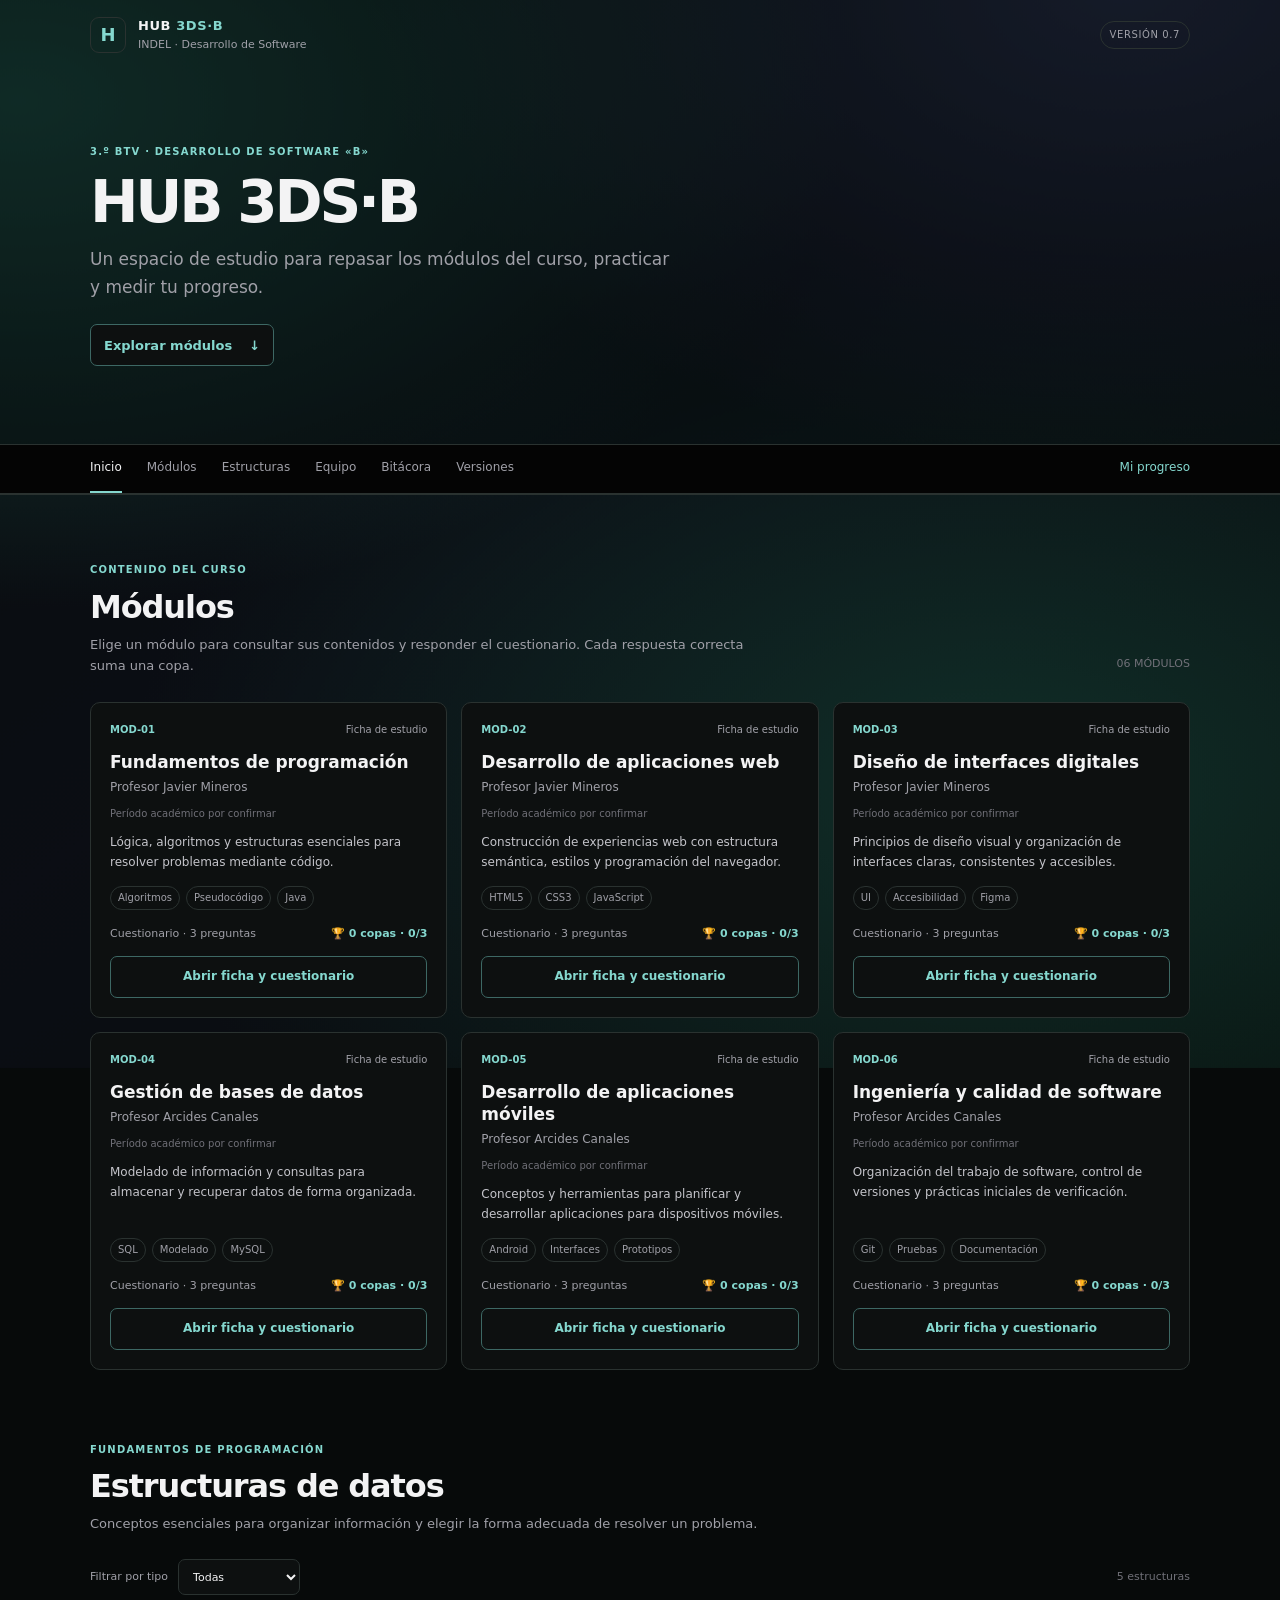
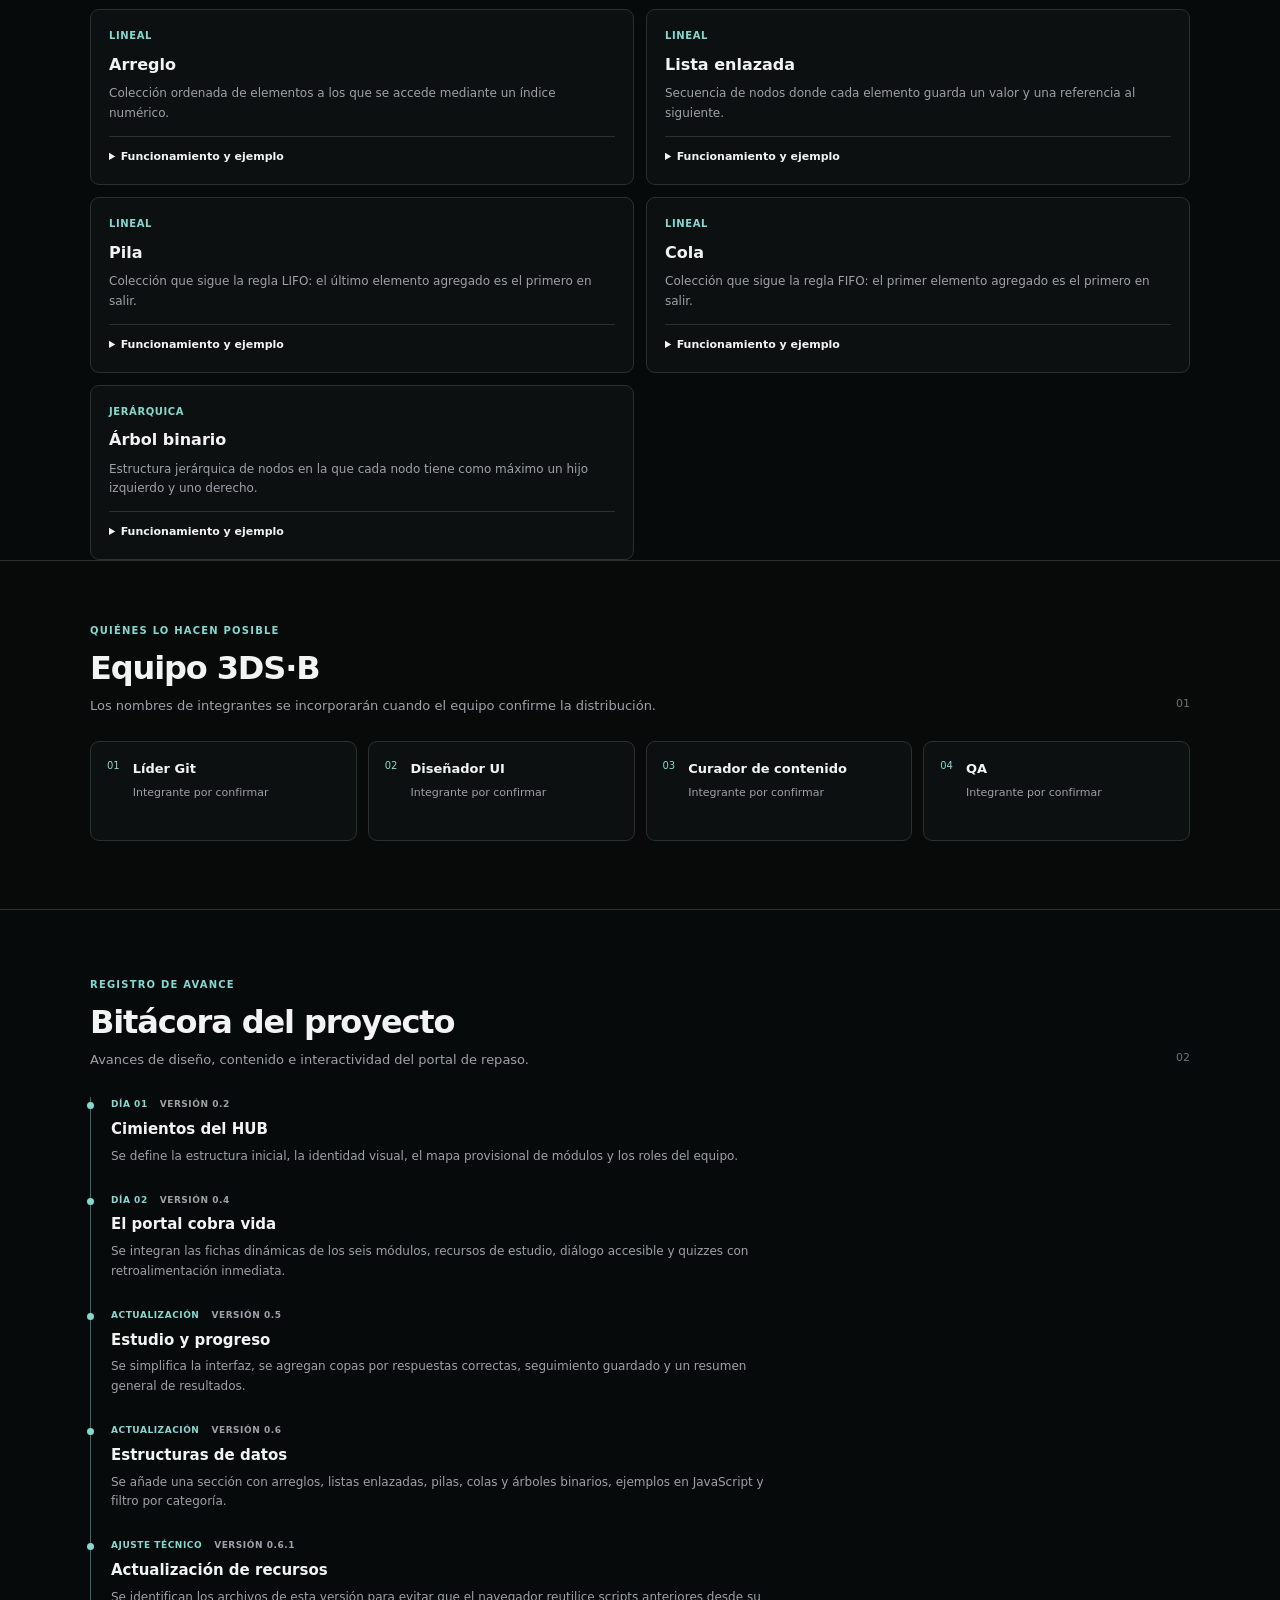
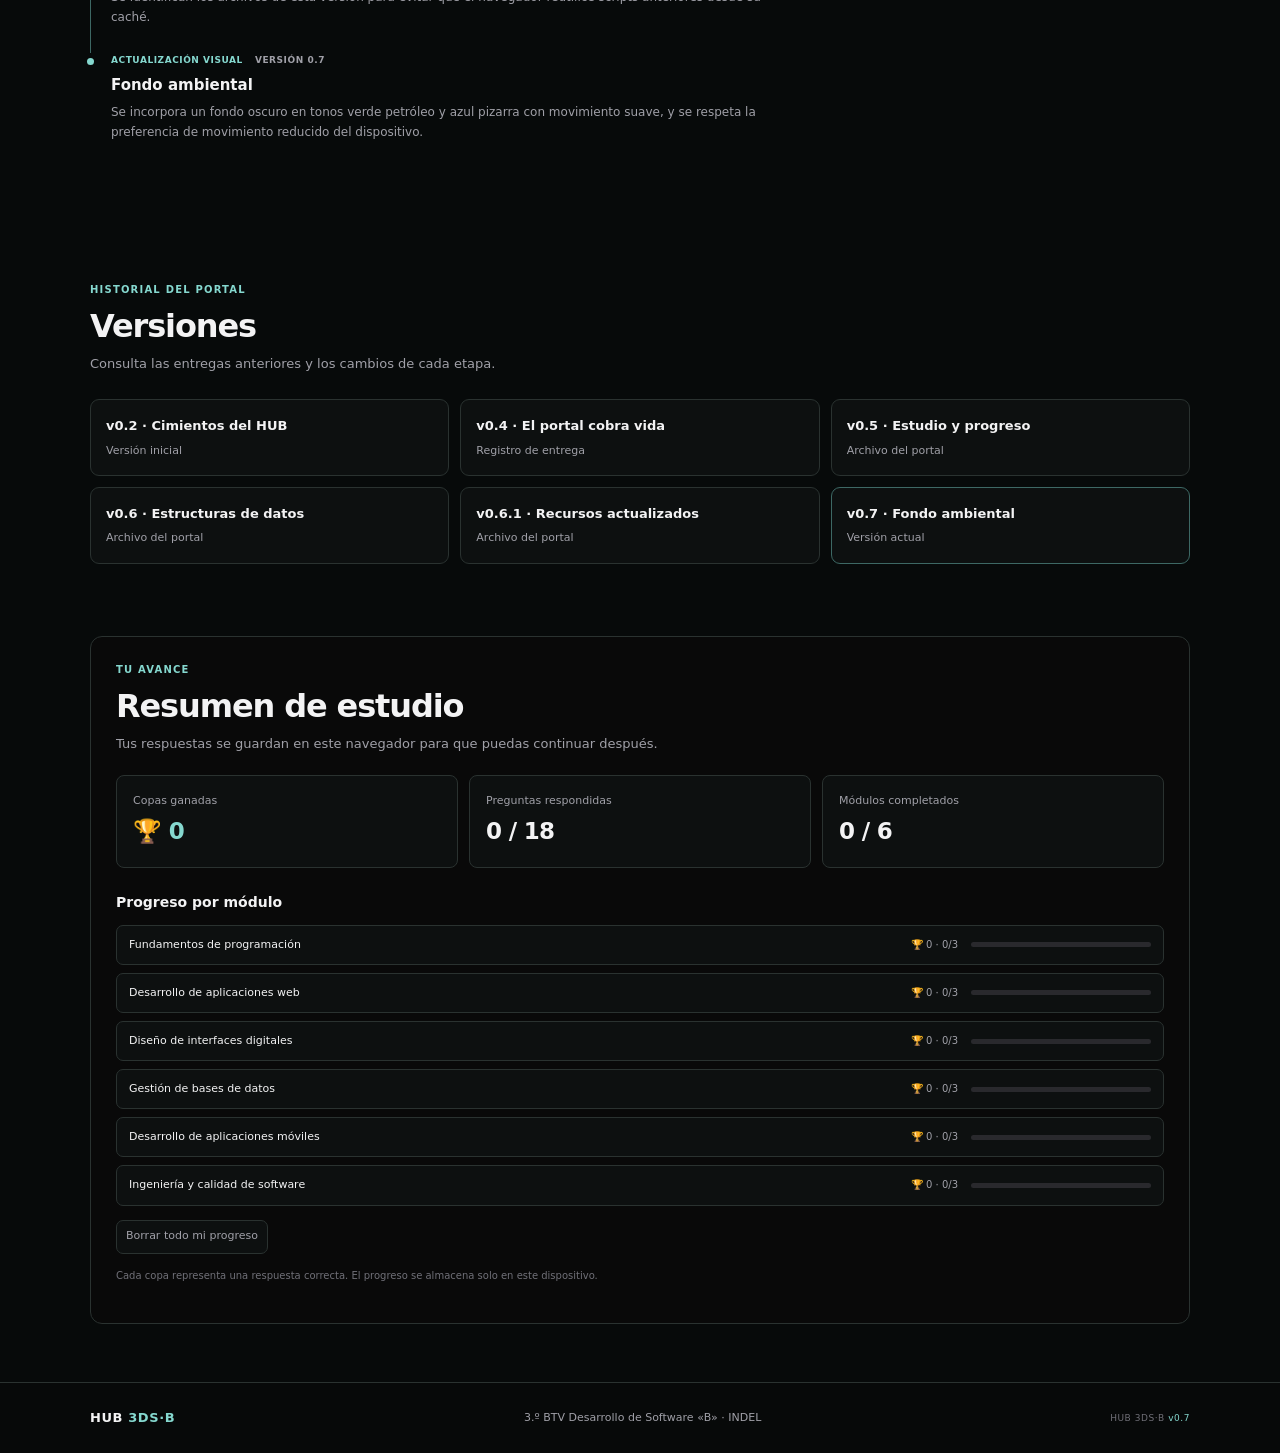
<file: index.html>
<!doctype html>
<html lang="es">
<head>
  <meta charset="utf-8">
  <meta name="viewport" content="width=device-width, initial-scale=1">
  <meta name="description" content="Portal de repaso y mapa de módulos para 3.º BTV Desarrollo de Software B, INDEL.">
  <meta name="theme-color" content="#080c0b">
  <title>HUB 3DS·B | Repaso y estructuras</title>
  <link rel="stylesheet" href="css/styles.css?v=0.7">
  <script src="data/estructuras.js?v=0.6.1" defer></script>
  <script src="data/modulos.js?v=0.6.1" defer></script>
  <script src="js/app.js?v=0.6.1" defer></script>
</head>
<body>
  <header class="site-header" id="inicio">
    <div class="topbar shell">
      <a class="brand" href="#inicio" aria-label="HUB 3DS·B, inicio">
        <span class="brand-mark" aria-hidden="true">H</span>
        <span class="brand-copy">
          <span class="brand-name">HUB <strong>3DS·B</strong></span>
          <span class="brand-school">INDEL · Desarrollo de Software</span>
        </span>
      </a>
      <span class="version-chip">VERSIÓN 0.7</span>
    </div>

    <div class="hero shell">
      <div class="hero-copy">
        <p class="eyebrow">3.º BTV · DESARROLLO DE SOFTWARE «B»</p>
        <h1>HUB 3DS·B</h1>
        <p class="hero-intro">Un espacio de estudio para repasar los módulos del curso, practicar y medir tu progreso.</p>
        <a class="primary-link" href="#mapa-modulos">Explorar módulos <span aria-hidden="true">↓</span></a>
      </div>
    </div>

    <nav class="main-nav" aria-label="Navegación principal">
      <div class="shell nav-inner">
        <a class="nav-link active" href="#inicio">Inicio</a>
        <a class="nav-link" href="#mapa-modulos">Módulos</a>
        <a class="nav-link" href="#estructuras">Estructuras</a>
        <a class="nav-link" href="#equipo">Equipo</a>
        <a class="nav-link" href="#bitacora">Bitácora</a>
        <a class="nav-link" href="#versiones">Versiones</a>
        <a class="nav-link nav-progress" href="#resumen">Mi progreso</a>
      </div>
    </nav>
  </header>

  <main>
    <section class="modules-section shell" id="mapa-modulos" aria-labelledby="modules-title">
      <div class="section-heading">
        <div>
          <p class="eyebrow">CONTENIDO DEL CURSO</p>
          <h2 id="modules-title">Módulos</h2>
          <p class="section-description">Elige un módulo para consultar sus contenidos y responder el cuestionario. Cada respuesta correcta suma una copa.</p>
        </div>
        <span class="section-index" id="modules-count"></span>
      </div>
      <div class="module-grid" id="contenedor-modulos" aria-live="polite">
        <p class="loading-message">Cargando módulos...</p>
      </div>
    </section>

    <section class="structures-section shell" id="estructuras" aria-labelledby="structures-title">
      <div class="section-heading">
        <div>
          <p class="eyebrow">FUNDAMENTOS DE PROGRAMACIÓN</p>
          <h2 id="structures-title">Estructuras de datos</h2>
          <p class="section-description">Conceptos esenciales para organizar información y elegir la forma adecuada de resolver un problema.</p>
        </div>
      </div>
      <div class="structure-toolbar">
        <label for="filtro-estructuras">Filtrar por tipo</label>
        <select id="filtro-estructuras">
          <option value="Todas">Todas</option>
          <option value="Lineal">Lineales</option>
          <option value="Jerárquica">Jerárquicas</option>
        </select>
        <span id="structure-count" class="structure-count" aria-live="polite"></span>
      </div>
      <div class="structure-grid" id="contenedor-estructuras" aria-live="polite">
        <p class="loading-message">Cargando estructuras de datos...</p>
      </div>
    </section>

    <section class="team-section" id="equipo" aria-labelledby="team-title">
      <div class="shell">
        <div class="section-heading">
          <div>
            <p class="eyebrow">QUIÉNES LO HACEN POSIBLE</p>
            <h2 id="team-title">Equipo 3DS·B</h2>
            <p class="section-description">Los nombres de integrantes se incorporarán cuando el equipo confirme la distribución.</p>
          </div>
          <span class="section-index" aria-hidden="true">01</span>
        </div>
        <div class="team-grid">
          <article class="team-card">
            <span class="team-number">01</span>
            <div><h3>Líder Git</h3><p>Integrante por confirmar</p></div>
            <span class="team-accent accent-cyan" aria-hidden="true"></span>
          </article>
          <article class="team-card">
            <span class="team-number">02</span>
            <div><h3>Diseñador UI</h3><p>Integrante por confirmar</p></div>
            <span class="team-accent accent-magenta" aria-hidden="true"></span>
          </article>
          <article class="team-card">
            <span class="team-number">03</span>
            <div><h3>Curador de contenido</h3><p>Integrante por confirmar</p></div>
            <span class="team-accent accent-green" aria-hidden="true"></span>
          </article>
          <article class="team-card">
            <span class="team-number">04</span>
            <div><h3>QA</h3><p>Integrante por confirmar</p></div>
            <span class="team-accent accent-blue" aria-hidden="true"></span>
          </article>
        </div>
      </div>
    </section>

    <section class="log-section shell" id="bitacora" aria-labelledby="log-title">
      <div class="section-heading">
        <div>
          <p class="eyebrow">REGISTRO DE AVANCE</p>
          <h2 id="log-title">Bitácora del proyecto</h2>
          <p class="section-description">Avances de diseño, contenido e interactividad del portal de repaso.</p>
        </div>
        <span class="section-index" aria-hidden="true">02</span>
      </div>
      <ol class="timeline">
        <li class="timeline-entry">
          <span class="timeline-marker" aria-hidden="true"></span>
          <div class="timeline-meta"><span>DÍA 01</span><span>VERSIÓN 0.2</span></div>
          <h3>Cimientos del HUB</h3>
          <p>Se define la estructura inicial, la identidad visual, el mapa provisional de módulos y los roles del equipo.</p>
        </li>
        <li class="timeline-entry">
          <span class="timeline-marker" aria-hidden="true"></span>
          <div class="timeline-meta"><span>DÍA 02</span><span>VERSIÓN 0.4</span></div>
          <h3>El portal cobra vida</h3>
          <p>Se integran las fichas dinámicas de los seis módulos, recursos de estudio, diálogo accesible y quizzes con retroalimentación inmediata.</p>
        </li>
        <li class="timeline-entry">
          <span class="timeline-marker" aria-hidden="true"></span>
          <div class="timeline-meta"><span>ACTUALIZACIÓN</span><span>VERSIÓN 0.5</span></div>
          <h3>Estudio y progreso</h3>
          <p>Se simplifica la interfaz, se agregan copas por respuestas correctas, seguimiento guardado y un resumen general de resultados.</p>
        </li>
        <li class="timeline-entry">
          <span class="timeline-marker" aria-hidden="true"></span>
          <div class="timeline-meta"><span>ACTUALIZACIÓN</span><span>VERSIÓN 0.6</span></div>
          <h3>Estructuras de datos</h3>
          <p>Se añade una sección con arreglos, listas enlazadas, pilas, colas y árboles binarios, ejemplos en JavaScript y filtro por categoría.</p>
        </li>
        <li class="timeline-entry">
          <span class="timeline-marker" aria-hidden="true"></span>
          <div class="timeline-meta"><span>AJUSTE TÉCNICO</span><span>VERSIÓN 0.6.1</span></div>
          <h3>Actualización de recursos</h3>
          <p>Se identifican los archivos de esta versión para evitar que el navegador reutilice scripts anteriores desde su caché.</p>
        </li>
        <li class="timeline-entry">
          <span class="timeline-marker" aria-hidden="true"></span>
          <div class="timeline-meta"><span>ACTUALIZACIÓN VISUAL</span><span>VERSIÓN 0.7</span></div>
          <h3>Fondo ambiental</h3>
          <p>Se incorpora un fondo oscuro en tonos verde petróleo y azul pizarra con movimiento suave, y se respeta la preferencia de movimiento reducido del dispositivo.</p>
        </li>
      </ol>
    </section>

    <section class="versions-section shell" id="versiones" aria-labelledby="versions-title">
      <div class="section-heading">
        <div>
          <p class="eyebrow">HISTORIAL DEL PORTAL</p>
          <h2 id="versions-title">Versiones</h2>
          <p class="section-description">Consulta las entregas anteriores y los cambios de cada etapa.</p>
        </div>
      </div>
      <ol class="version-list" id="version-list">
        <li><a href="versiones/v0.2/">v0.2 · Cimientos del HUB</a><span>Versión inicial</span></li>
        <li><a href="versiones/v0.4/">v0.4 · El portal cobra vida</a><span>Registro de entrega</span></li>
        <li><a href="versiones/v0.5/">v0.5 · Estudio y progreso</a><span>Archivo del portal</span></li>
        <li><a href="versiones/v0.6/">v0.6 · Estructuras de datos</a><span>Archivo del portal</span></li>
        <li><a href="versiones/v0.6.1/">v0.6.1 · Recursos actualizados</a><span>Archivo del portal</span></li>
        <li class="version-current"><a href="#inicio">v0.7 · Fondo ambiental</a><span>Versión actual</span></li>
      </ol>
    </section>

    <section class="summary-section shell" id="resumen" aria-labelledby="summary-title">
      <div class="section-heading">
        <div>
          <p class="eyebrow">TU AVANCE</p>
          <h2 id="summary-title">Resumen de estudio</h2>
          <p class="section-description">Tus respuestas se guardan en este navegador para que puedas continuar después.</p>
        </div>
      </div>
      <div class="summary-stats" id="resumen-estadisticas" aria-live="polite"></div>
      <div class="summary-modules">
        <h3>Progreso por módulo</h3>
        <div id="resumen-modulos" class="summary-module-list" aria-live="polite"></div>
      </div>
      <p class="summary-note">Cada copa representa una respuesta correcta. El progreso se almacena solo en este dispositivo.</p>
      <p class="summary-note" id="progress-save-status" aria-live="polite"></p>
    </section>
  </main>

  <dialog id="modal-ficha" aria-labelledby="modal-titulo" aria-describedby="modal-descripcion">
    <div class="dialog-panel">
      <header class="dialog-header">
        <div>
          <p class="eyebrow"><span class="eyebrow-line" aria-hidden="true"></span> FICHA DE MÓDULO</p>
          <h2 id="modal-titulo">Detalle del módulo</h2>
        </div>
        <button class="dialog-close" id="modal-cerrar" type="button" aria-label="Cerrar ficha">×</button>
      </header>
      <p class="dialog-description" id="modal-descripcion">Resumen, aprendizajes, instrumentos, herramientas, recursos, evidencias y quiz del módulo seleccionado.</p>
      <div class="ficha-content" id="contenido-ficha"></div>
    </div>
  </dialog>

  <footer class="site-footer">
    <div class="shell footer-inner">
      <a class="footer-brand" href="#inicio">HUB <strong>3DS·B</strong></a>
      <p>3.º BTV Desarrollo de Software «B» <span aria-hidden="true">·</span> INDEL</p>
      <p class="footer-version">HUB 3DS·B <span>v0.7</span></p>
    </div>
  </footer>
</body>
</html>
</file>
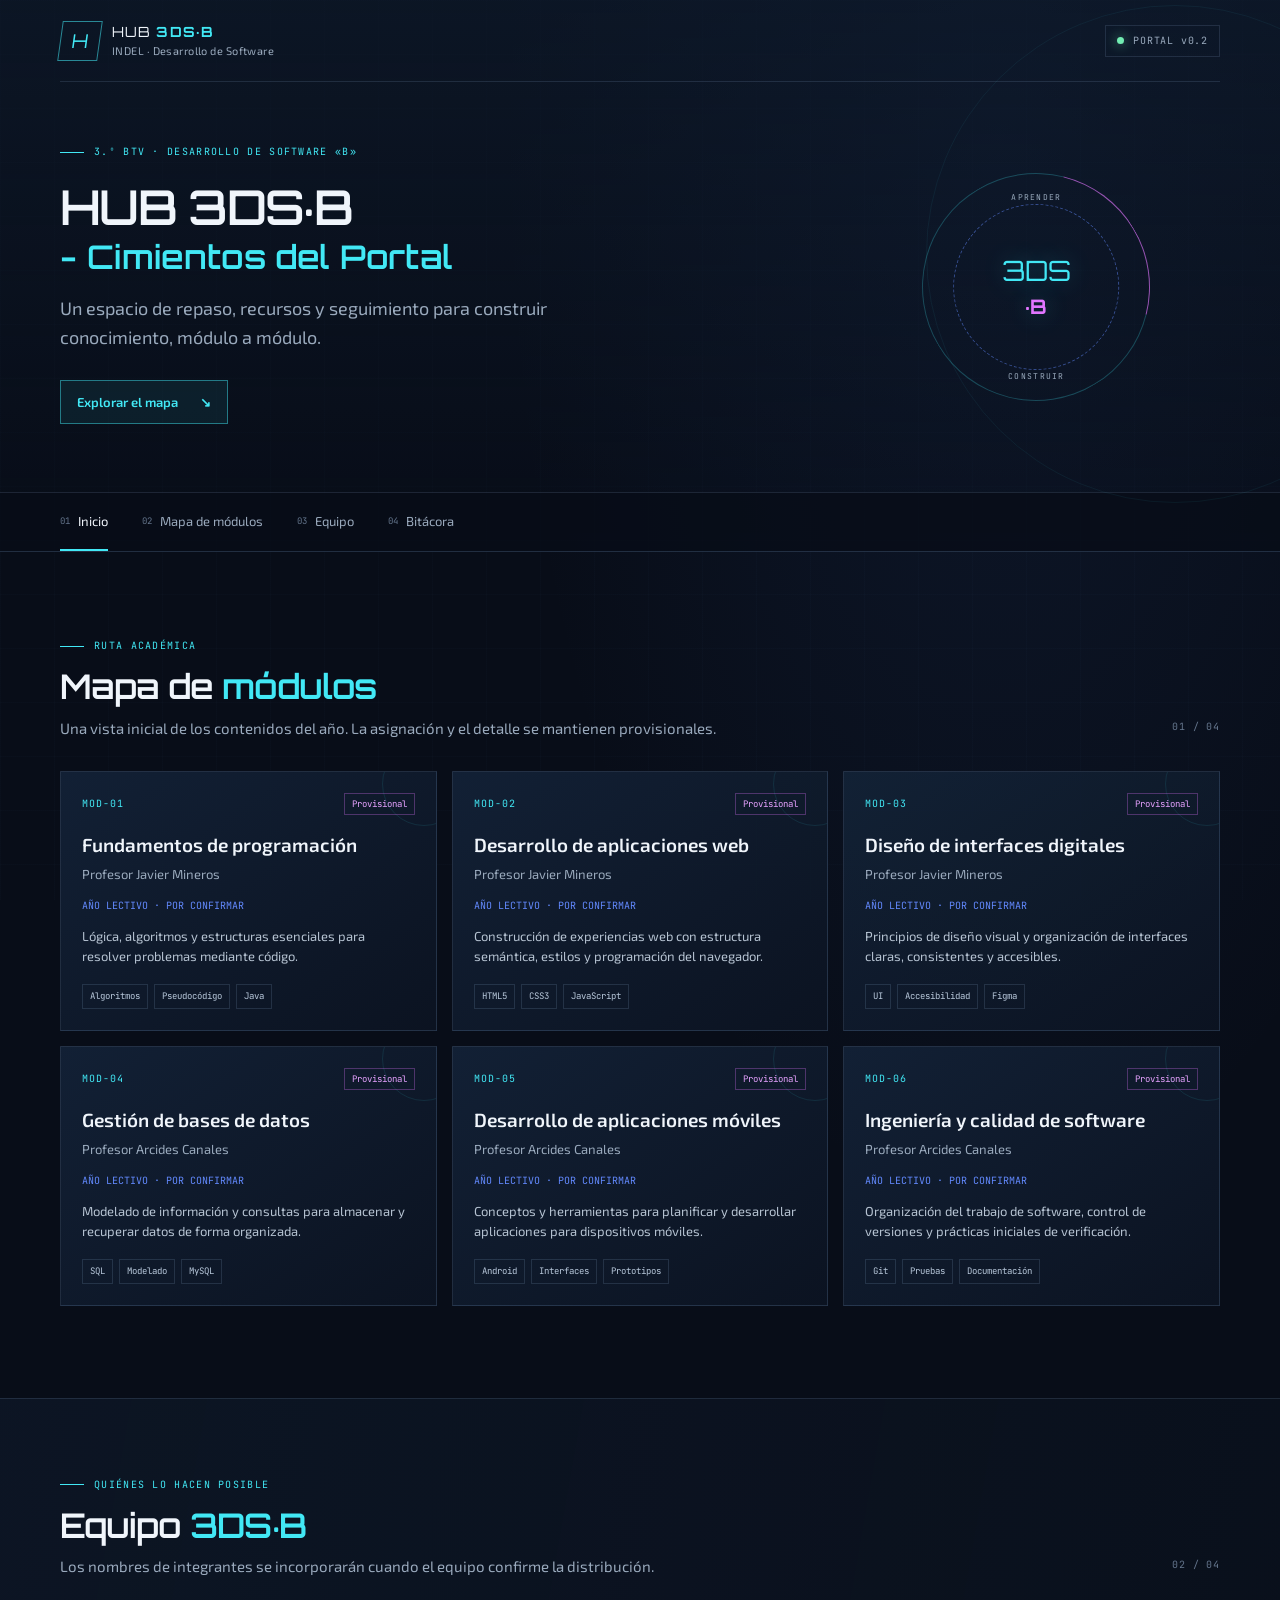
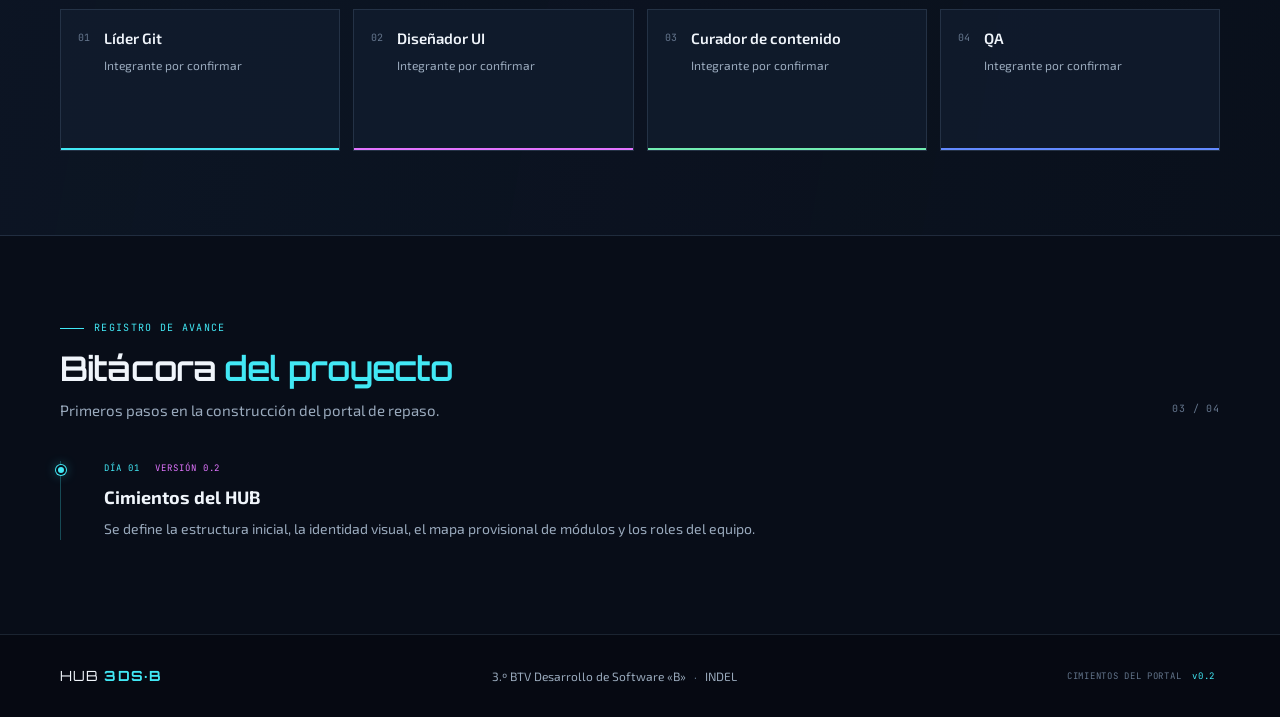
<file: versiones/v0.2/index.html>
<!doctype html>
<html lang="es">
<head>
  <meta charset="utf-8">
  <meta name="viewport" content="width=device-width, initial-scale=1">
  <meta name="description" content="Portal de repaso y mapa de módulos para 3.º BTV Desarrollo de Software B, INDEL.">
  <meta name="theme-color" content="#080d18">
  <title>HUB 3DS·B - Cimientos del Portal</title>
  <link rel="preconnect" href="https://fonts.googleapis.com">
  <link rel="preconnect" href="https://fonts.gstatic.com" crossorigin>
  <link href="https://fonts.googleapis.com/css2?family=Exo+2:wght@400;500;600;700;800&family=JetBrains+Mono:wght@400;500;600&family=Orbitron:wght@500;600;700&display=swap" rel="stylesheet">
  <link rel="stylesheet" href="css/styles.css">
  <script src="data/modulos.js" defer></script>
  <script src="js/app.js" defer></script>
</head>
<body>
  <header class="site-header" id="inicio">
    <div class="topbar shell">
      <a class="brand" href="#inicio" aria-label="HUB 3DS·B, inicio">
        <span class="brand-mark" aria-hidden="true">H</span>
        <span class="brand-copy">
          <span class="brand-name">HUB <strong>3DS·B</strong></span>
          <span class="brand-school">INDEL · Desarrollo de Software</span>
        </span>
      </a>
      <span class="version-chip"><span class="status-dot" aria-hidden="true"></span> PORTAL v0.2</span>
    </div>

    <div class="hero shell">
      <div class="hero-copy">
        <p class="eyebrow"><span class="eyebrow-line" aria-hidden="true"></span> 3.º BTV · DESARROLLO DE SOFTWARE «B»</p>
        <h1>HUB 3DS·B <span>- Cimientos del Portal</span></h1>
        <p class="hero-intro">Un espacio de repaso, recursos y seguimiento para construir conocimiento, módulo a módulo.</p>
        <a class="primary-link" href="#mapa-modulos">Explorar el mapa <span aria-hidden="true">↘</span></a>
      </div>
      <div class="hero-orbit" aria-hidden="true">
        <div class="orbit orbit-outer"></div>
        <div class="orbit orbit-inner"></div>
        <span class="orbit-core">3DS<br><b>·B</b></span>
        <span class="orbit-label orbit-label-top">APRENDER</span>
        <span class="orbit-label orbit-label-bottom">CONSTRUIR</span>
      </div>
    </div>

    <nav class="main-nav" aria-label="Navegación principal">
      <div class="shell nav-inner">
        <a class="nav-link active" href="#inicio"><span>01</span> Inicio</a>
        <a class="nav-link" href="#mapa-modulos"><span>02</span> Mapa de módulos</a>
        <a class="nav-link" href="#equipo"><span>03</span> Equipo</a>
        <a class="nav-link" href="#bitacora"><span>04</span> Bitácora</a>
      </div>
    </nav>
  </header>

  <main>
    <section class="modules-section shell" id="mapa-modulos" aria-labelledby="modules-title">
      <div class="section-heading">
        <div>
          <p class="eyebrow"><span class="eyebrow-line" aria-hidden="true"></span> RUTA ACADÉMICA</p>
          <h2 id="modules-title">Mapa de <span>módulos</span></h2>
          <p class="section-description">Una vista inicial de los contenidos del año. La asignación y el detalle se mantienen provisionales.</p>
        </div>
        <span class="section-index" aria-hidden="true">01 / 04</span>
      </div>
      <div class="module-grid" id="contenedor-modulos" aria-live="polite">
        <p class="loading-message">Cargando módulos...</p>
      </div>
    </section>

    <section class="team-section" id="equipo" aria-labelledby="team-title">
      <div class="shell">
        <div class="section-heading">
          <div>
            <p class="eyebrow"><span class="eyebrow-line" aria-hidden="true"></span> QUIÉNES LO HACEN POSIBLE</p>
            <h2 id="team-title">Equipo <span>3DS·B</span></h2>
            <p class="section-description">Los nombres de integrantes se incorporarán cuando el equipo confirme la distribución.</p>
          </div>
          <span class="section-index" aria-hidden="true">02 / 04</span>
        </div>
        <div class="team-grid">
          <article class="team-card">
            <span class="team-number">01</span>
            <div><h3>Líder Git</h3><p>Integrante por confirmar</p></div>
            <span class="team-accent accent-cyan" aria-hidden="true"></span>
          </article>
          <article class="team-card">
            <span class="team-number">02</span>
            <div><h3>Diseñador UI</h3><p>Integrante por confirmar</p></div>
            <span class="team-accent accent-magenta" aria-hidden="true"></span>
          </article>
          <article class="team-card">
            <span class="team-number">03</span>
            <div><h3>Curador de contenido</h3><p>Integrante por confirmar</p></div>
            <span class="team-accent accent-green" aria-hidden="true"></span>
          </article>
          <article class="team-card">
            <span class="team-number">04</span>
            <div><h3>QA</h3><p>Integrante por confirmar</p></div>
            <span class="team-accent accent-blue" aria-hidden="true"></span>
          </article>
        </div>
      </div>
    </section>

    <section class="log-section shell" id="bitacora" aria-labelledby="log-title">
      <div class="section-heading">
        <div>
          <p class="eyebrow"><span class="eyebrow-line" aria-hidden="true"></span> REGISTRO DE AVANCE</p>
          <h2 id="log-title">Bitácora <span>del proyecto</span></h2>
          <p class="section-description">Primeros pasos en la construcción del portal de repaso.</p>
        </div>
        <span class="section-index" aria-hidden="true">03 / 04</span>
      </div>
      <ol class="timeline">
        <li class="timeline-entry">
          <span class="timeline-marker" aria-hidden="true"></span>
          <div class="timeline-meta"><span>DÍA 01</span><span>VERSIÓN 0.2</span></div>
          <h3>Cimientos del HUB</h3>
          <p>Se define la estructura inicial, la identidad visual, el mapa provisional de módulos y los roles del equipo.</p>
        </li>
      </ol>
    </section>
  </main>

  <footer class="site-footer">
    <div class="shell footer-inner">
      <a class="footer-brand" href="#inicio">HUB <strong>3DS·B</strong></a>
      <p>3.º BTV Desarrollo de Software «B» <span aria-hidden="true">·</span> INDEL</p>
      <p class="footer-version">CIMIENTOS DEL PORTAL <span>v0.2</span></p>
    </div>
  </footer>
</body>
</html>
</file>
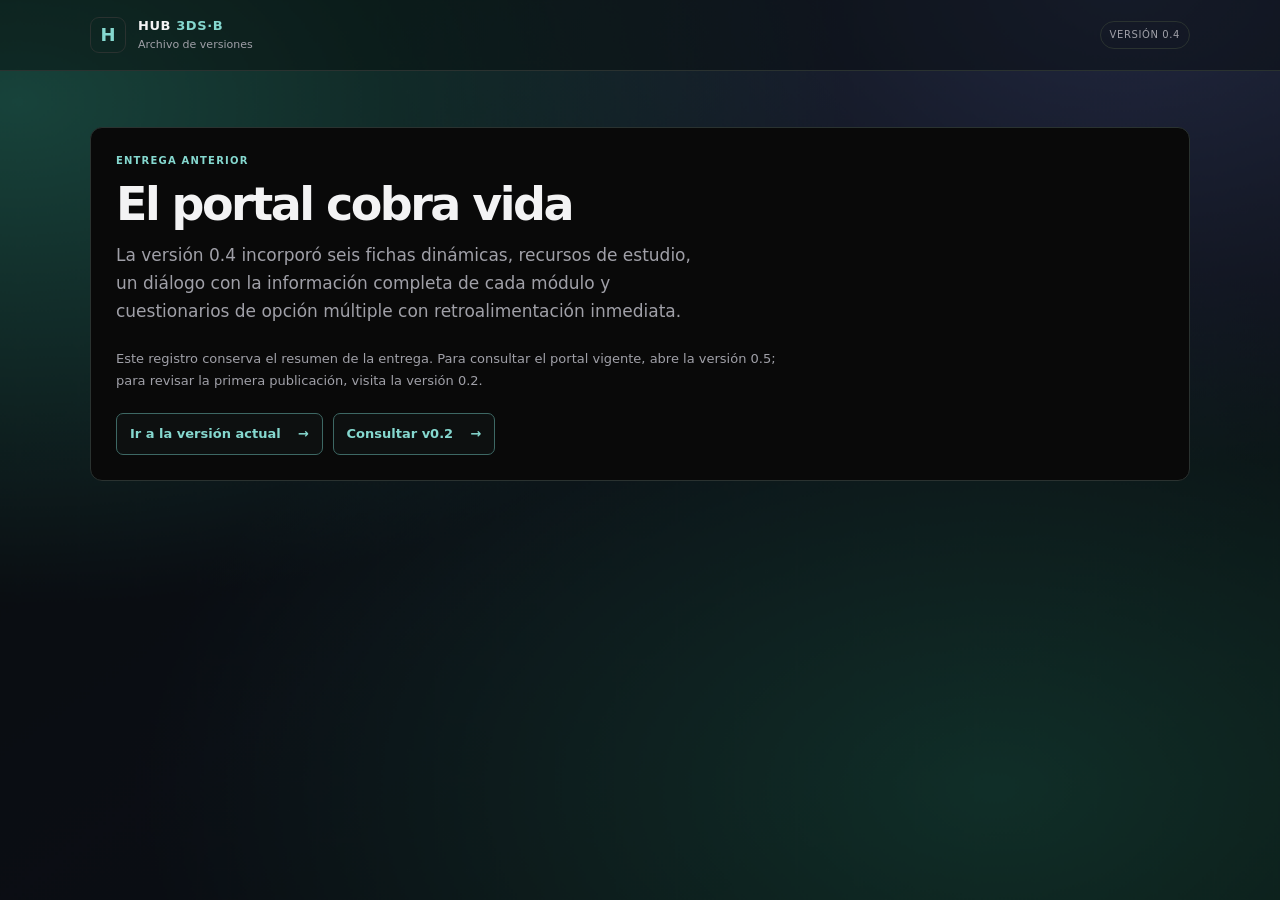
<file: versiones/v0.4/index.html>
<!doctype html>
<html lang="es">
<head>
  <meta charset="utf-8">
  <meta name="viewport" content="width=device-width, initial-scale=1">
  <meta name="theme-color" content="#050505">
  <title>HUB 3DS·B | Registro v0.4</title>
  <link rel="stylesheet" href="../../css/styles.css">
</head>
<body>
  <header class="site-header">
    <div class="topbar shell">
      <a class="brand" href="../../">
        <span class="brand-mark" aria-hidden="true">H</span>
        <span class="brand-copy">
          <span class="brand-name">HUB <strong>3DS·B</strong></span>
          <span class="brand-school">Archivo de versiones</span>
        </span>
      </a>
      <span class="version-chip">VERSIÓN 0.4</span>
    </div>
  </header>
  <main class="shell">
    <section class="summary-section archive-note" aria-labelledby="archive-title">
      <p class="eyebrow">ENTREGA ANTERIOR</p>
      <h1 id="archive-title">El portal cobra vida</h1>
      <p class="hero-intro">La versión 0.4 incorporó seis fichas dinámicas, recursos de estudio, un diálogo con la información completa de cada módulo y cuestionarios de opción múltiple con retroalimentación inmediata.</p>
      <p class="section-description">Este registro conserva el resumen de la entrega. Para consultar el portal vigente, abre la versión 0.5; para revisar la primera publicación, visita la versión 0.2.</p>
      <p class="archive-links">
        <a class="primary-link" href="../../">Ir a la versión actual <span aria-hidden="true">→</span></a>
        <a class="primary-link" href="../v0.2/">Consultar v0.2 <span aria-hidden="true">→</span></a>
      </p>
    </section>
  </main>
</body>
</html>
</file>
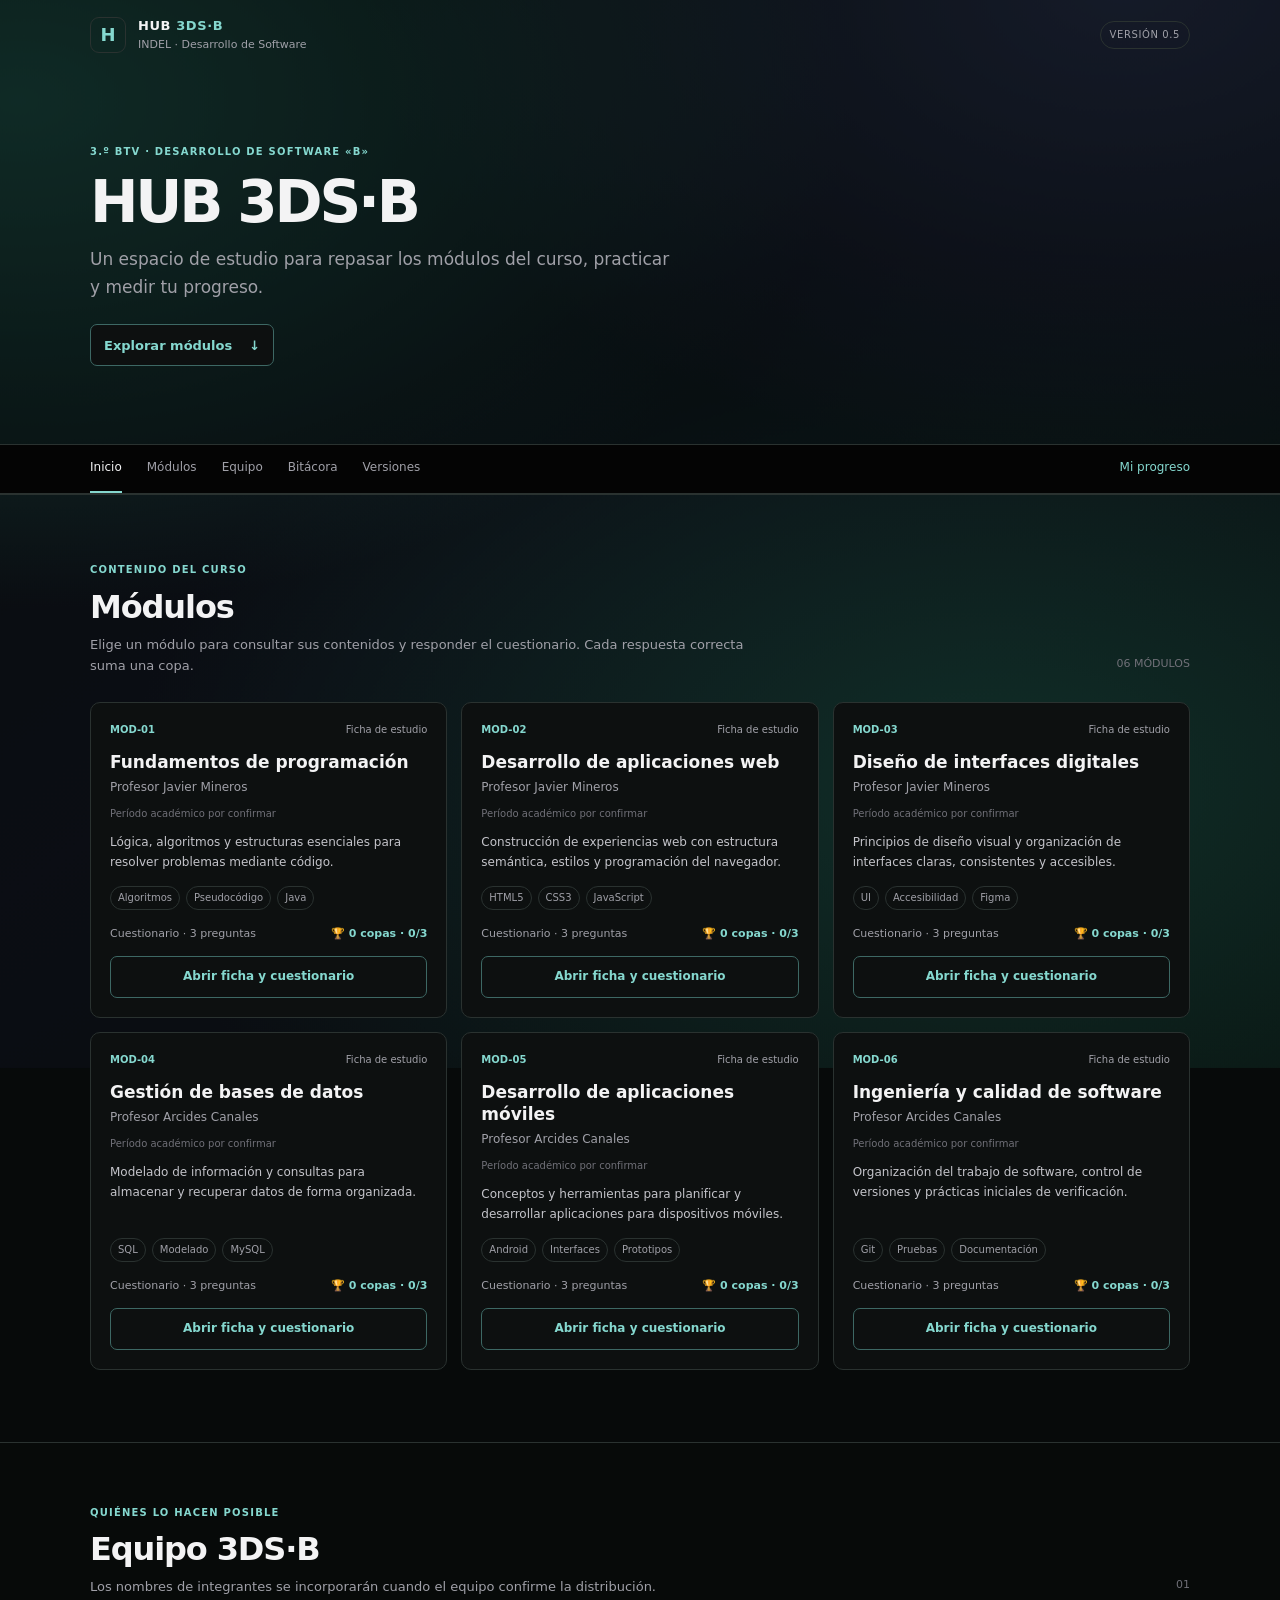
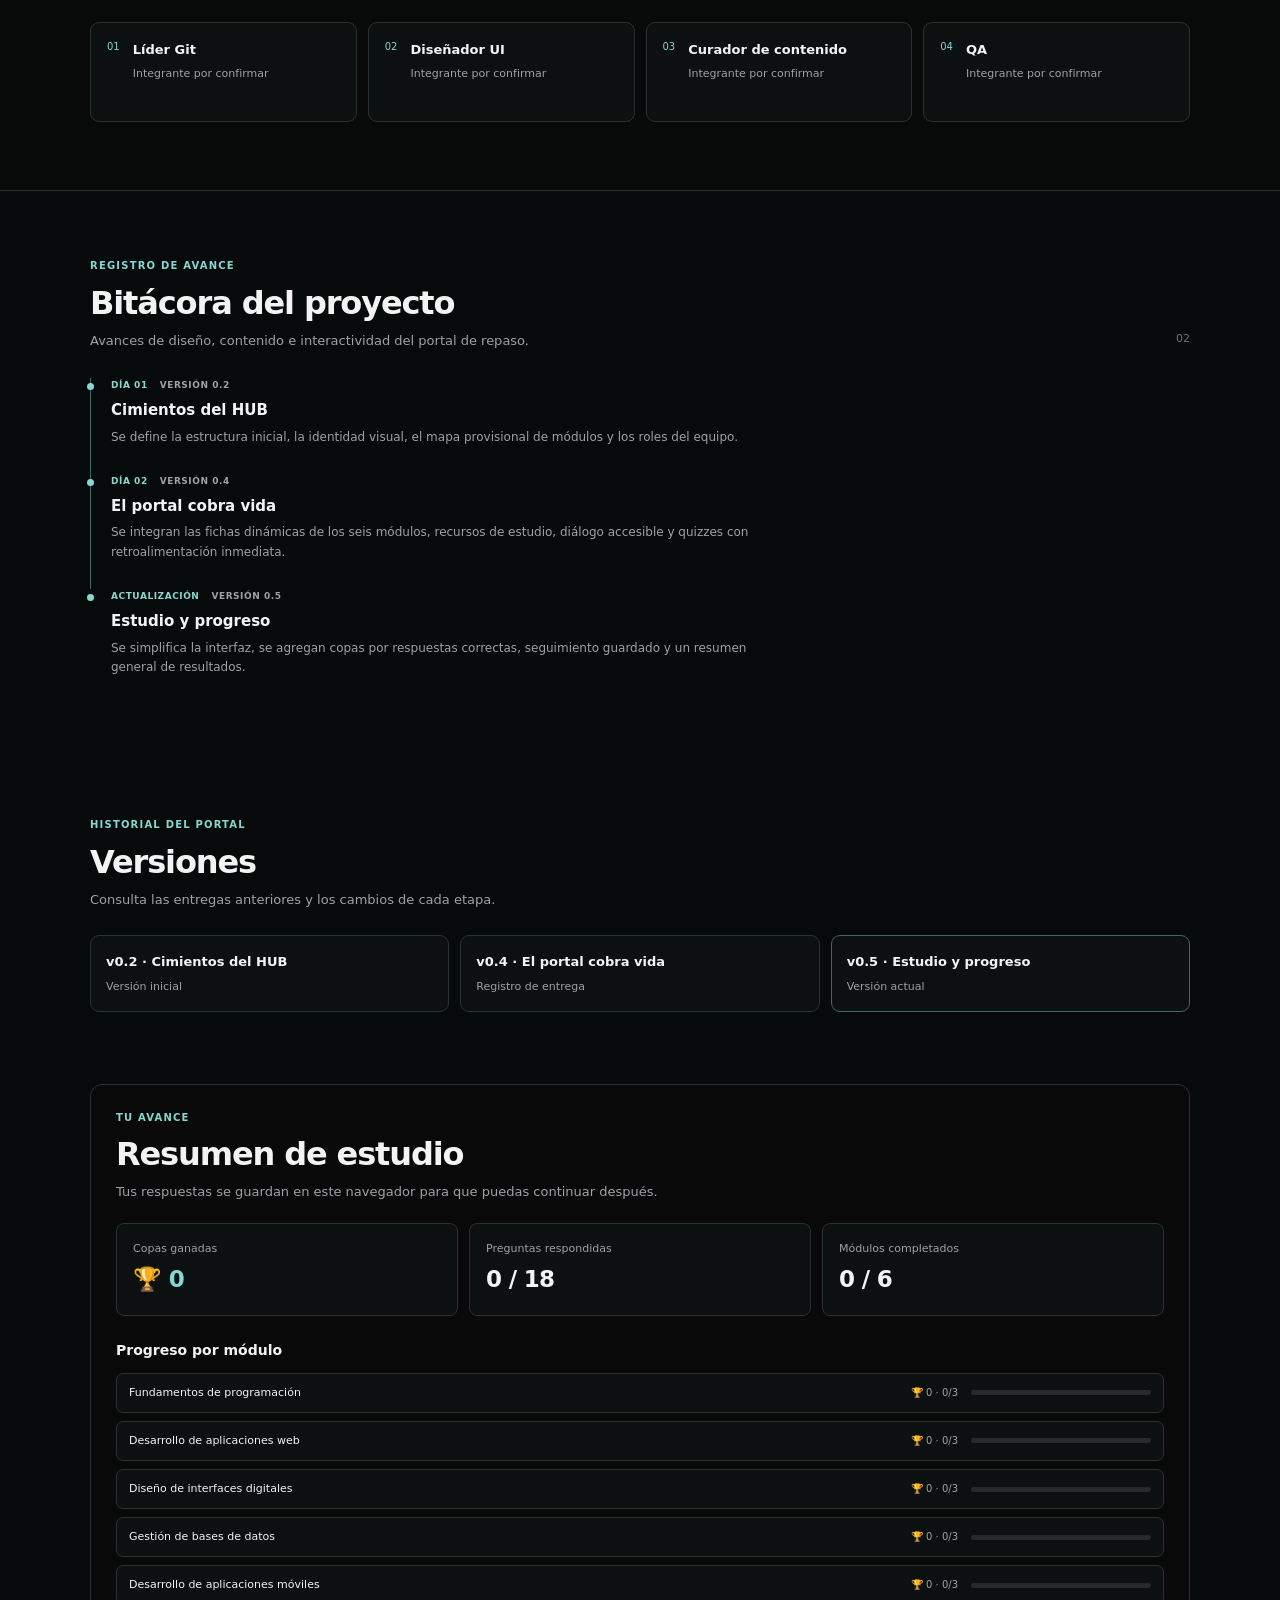
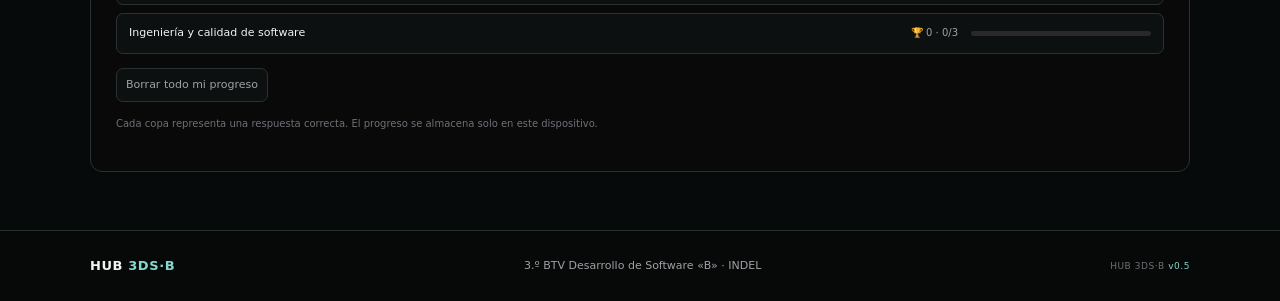
<file: versiones/v0.5/index.html>
<!doctype html>
<html lang="es">
<head>
  <meta charset="utf-8">
  <meta name="viewport" content="width=device-width, initial-scale=1">
  <meta name="description" content="Portal de repaso y mapa de módulos para 3.º BTV Desarrollo de Software B, INDEL.">
  <meta name="theme-color" content="#050505">
  <title>HUB 3DS·B | Repaso de módulos</title>
  <link rel="stylesheet" href="../../css/styles.css">
  <script src="../../data/modulos.js" defer></script>
  <script src="../../js/app.js" defer></script>
</head>
<body>
  <header class="site-header" id="inicio">
    <div class="topbar shell">
      <a class="brand" href="#inicio" aria-label="HUB 3DS·B, inicio">
        <span class="brand-mark" aria-hidden="true">H</span>
        <span class="brand-copy">
          <span class="brand-name">HUB <strong>3DS·B</strong></span>
          <span class="brand-school">INDEL · Desarrollo de Software</span>
        </span>
      </a>
      <span class="version-chip">VERSIÓN 0.5</span>
    </div>

    <div class="hero shell">
      <div class="hero-copy">
        <p class="eyebrow">3.º BTV · DESARROLLO DE SOFTWARE «B»</p>
        <h1>HUB 3DS·B</h1>
        <p class="hero-intro">Un espacio de estudio para repasar los módulos del curso, practicar y medir tu progreso.</p>
        <a class="primary-link" href="#mapa-modulos">Explorar módulos <span aria-hidden="true">↓</span></a>
      </div>
    </div>

    <nav class="main-nav" aria-label="Navegación principal">
      <div class="shell nav-inner">
        <a class="nav-link active" href="#inicio">Inicio</a>
        <a class="nav-link" href="#mapa-modulos">Módulos</a>
        <a class="nav-link" href="#equipo">Equipo</a>
        <a class="nav-link" href="#bitacora">Bitácora</a>
        <a class="nav-link" href="#versiones">Versiones</a>
        <a class="nav-link nav-progress" href="#resumen">Mi progreso</a>
      </div>
    </nav>
  </header>

  <main>
    <section class="modules-section shell" id="mapa-modulos" aria-labelledby="modules-title">
      <div class="section-heading">
        <div>
          <p class="eyebrow">CONTENIDO DEL CURSO</p>
          <h2 id="modules-title">Módulos</h2>
          <p class="section-description">Elige un módulo para consultar sus contenidos y responder el cuestionario. Cada respuesta correcta suma una copa.</p>
        </div>
        <span class="section-index" id="modules-count"></span>
      </div>
      <div class="module-grid" id="contenedor-modulos" aria-live="polite">
        <p class="loading-message">Cargando módulos...</p>
      </div>
    </section>

    <section class="team-section" id="equipo" aria-labelledby="team-title">
      <div class="shell">
        <div class="section-heading">
          <div>
            <p class="eyebrow">QUIÉNES LO HACEN POSIBLE</p>
            <h2 id="team-title">Equipo 3DS·B</h2>
            <p class="section-description">Los nombres de integrantes se incorporarán cuando el equipo confirme la distribución.</p>
          </div>
          <span class="section-index" aria-hidden="true">01</span>
        </div>
        <div class="team-grid">
          <article class="team-card">
            <span class="team-number">01</span>
            <div><h3>Líder Git</h3><p>Integrante por confirmar</p></div>
            <span class="team-accent accent-cyan" aria-hidden="true"></span>
          </article>
          <article class="team-card">
            <span class="team-number">02</span>
            <div><h3>Diseñador UI</h3><p>Integrante por confirmar</p></div>
            <span class="team-accent accent-magenta" aria-hidden="true"></span>
          </article>
          <article class="team-card">
            <span class="team-number">03</span>
            <div><h3>Curador de contenido</h3><p>Integrante por confirmar</p></div>
            <span class="team-accent accent-green" aria-hidden="true"></span>
          </article>
          <article class="team-card">
            <span class="team-number">04</span>
            <div><h3>QA</h3><p>Integrante por confirmar</p></div>
            <span class="team-accent accent-blue" aria-hidden="true"></span>
          </article>
        </div>
      </div>
    </section>

    <section class="log-section shell" id="bitacora" aria-labelledby="log-title">
      <div class="section-heading">
        <div>
          <p class="eyebrow">REGISTRO DE AVANCE</p>
          <h2 id="log-title">Bitácora del proyecto</h2>
          <p class="section-description">Avances de diseño, contenido e interactividad del portal de repaso.</p>
        </div>
        <span class="section-index" aria-hidden="true">02</span>
      </div>
      <ol class="timeline">
        <li class="timeline-entry">
          <span class="timeline-marker" aria-hidden="true"></span>
          <div class="timeline-meta"><span>DÍA 01</span><span>VERSIÓN 0.2</span></div>
          <h3>Cimientos del HUB</h3>
          <p>Se define la estructura inicial, la identidad visual, el mapa provisional de módulos y los roles del equipo.</p>
        </li>
        <li class="timeline-entry">
          <span class="timeline-marker" aria-hidden="true"></span>
          <div class="timeline-meta"><span>DÍA 02</span><span>VERSIÓN 0.4</span></div>
          <h3>El portal cobra vida</h3>
          <p>Se integran las fichas dinámicas de los seis módulos, recursos de estudio, diálogo accesible y quizzes con retroalimentación inmediata.</p>
        </li>
        <li class="timeline-entry">
          <span class="timeline-marker" aria-hidden="true"></span>
          <div class="timeline-meta"><span>ACTUALIZACIÓN</span><span>VERSIÓN 0.5</span></div>
          <h3>Estudio y progreso</h3>
          <p>Se simplifica la interfaz, se agregan copas por respuestas correctas, seguimiento guardado y un resumen general de resultados.</p>
        </li>
      </ol>
    </section>

    <section class="versions-section shell" id="versiones" aria-labelledby="versions-title">
      <div class="section-heading">
        <div>
          <p class="eyebrow">HISTORIAL DEL PORTAL</p>
          <h2 id="versions-title">Versiones</h2>
          <p class="section-description">Consulta las entregas anteriores y los cambios de cada etapa.</p>
        </div>
      </div>
      <ol class="version-list" id="version-list">
        <li><a href="../v0.2/">v0.2 · Cimientos del HUB</a><span>Versión inicial</span></li>
        <li><a href="../v0.4/">v0.4 · El portal cobra vida</a><span>Registro de entrega</span></li>
        <li class="version-current"><a href="#inicio">v0.5 · Estudio y progreso</a><span>Versión actual</span></li>
      </ol>
    </section>

    <section class="summary-section shell" id="resumen" aria-labelledby="summary-title">
      <div class="section-heading">
        <div>
          <p class="eyebrow">TU AVANCE</p>
          <h2 id="summary-title">Resumen de estudio</h2>
          <p class="section-description">Tus respuestas se guardan en este navegador para que puedas continuar después.</p>
        </div>
      </div>
      <div class="summary-stats" id="resumen-estadisticas" aria-live="polite"></div>
      <div class="summary-modules">
        <h3>Progreso por módulo</h3>
        <div id="resumen-modulos" class="summary-module-list" aria-live="polite"></div>
      </div>
      <p class="summary-note">Cada copa representa una respuesta correcta. El progreso se almacena solo en este dispositivo.</p>
      <p class="summary-note" id="progress-save-status" aria-live="polite"></p>
    </section>
  </main>

  <dialog id="modal-ficha" aria-labelledby="modal-titulo" aria-describedby="modal-descripcion">
    <div class="dialog-panel">
      <header class="dialog-header">
        <div>
          <p class="eyebrow"><span class="eyebrow-line" aria-hidden="true"></span> FICHA DE MÓDULO</p>
          <h2 id="modal-titulo">Detalle del módulo</h2>
        </div>
        <button class="dialog-close" id="modal-cerrar" type="button" aria-label="Cerrar ficha">×</button>
      </header>
      <p class="dialog-description" id="modal-descripcion">Resumen, aprendizajes, instrumentos, herramientas, recursos, evidencias y quiz del módulo seleccionado.</p>
      <div class="ficha-content" id="contenido-ficha"></div>
    </div>
  </dialog>

  <footer class="site-footer">
    <div class="shell footer-inner">
      <a class="footer-brand" href="#inicio">HUB <strong>3DS·B</strong></a>
      <p>3.º BTV Desarrollo de Software «B» <span aria-hidden="true">·</span> INDEL</p>
      <p class="footer-version">HUB 3DS·B <span>v0.5</span></p>
    </div>
  </footer>
</body>
</html>
</file>
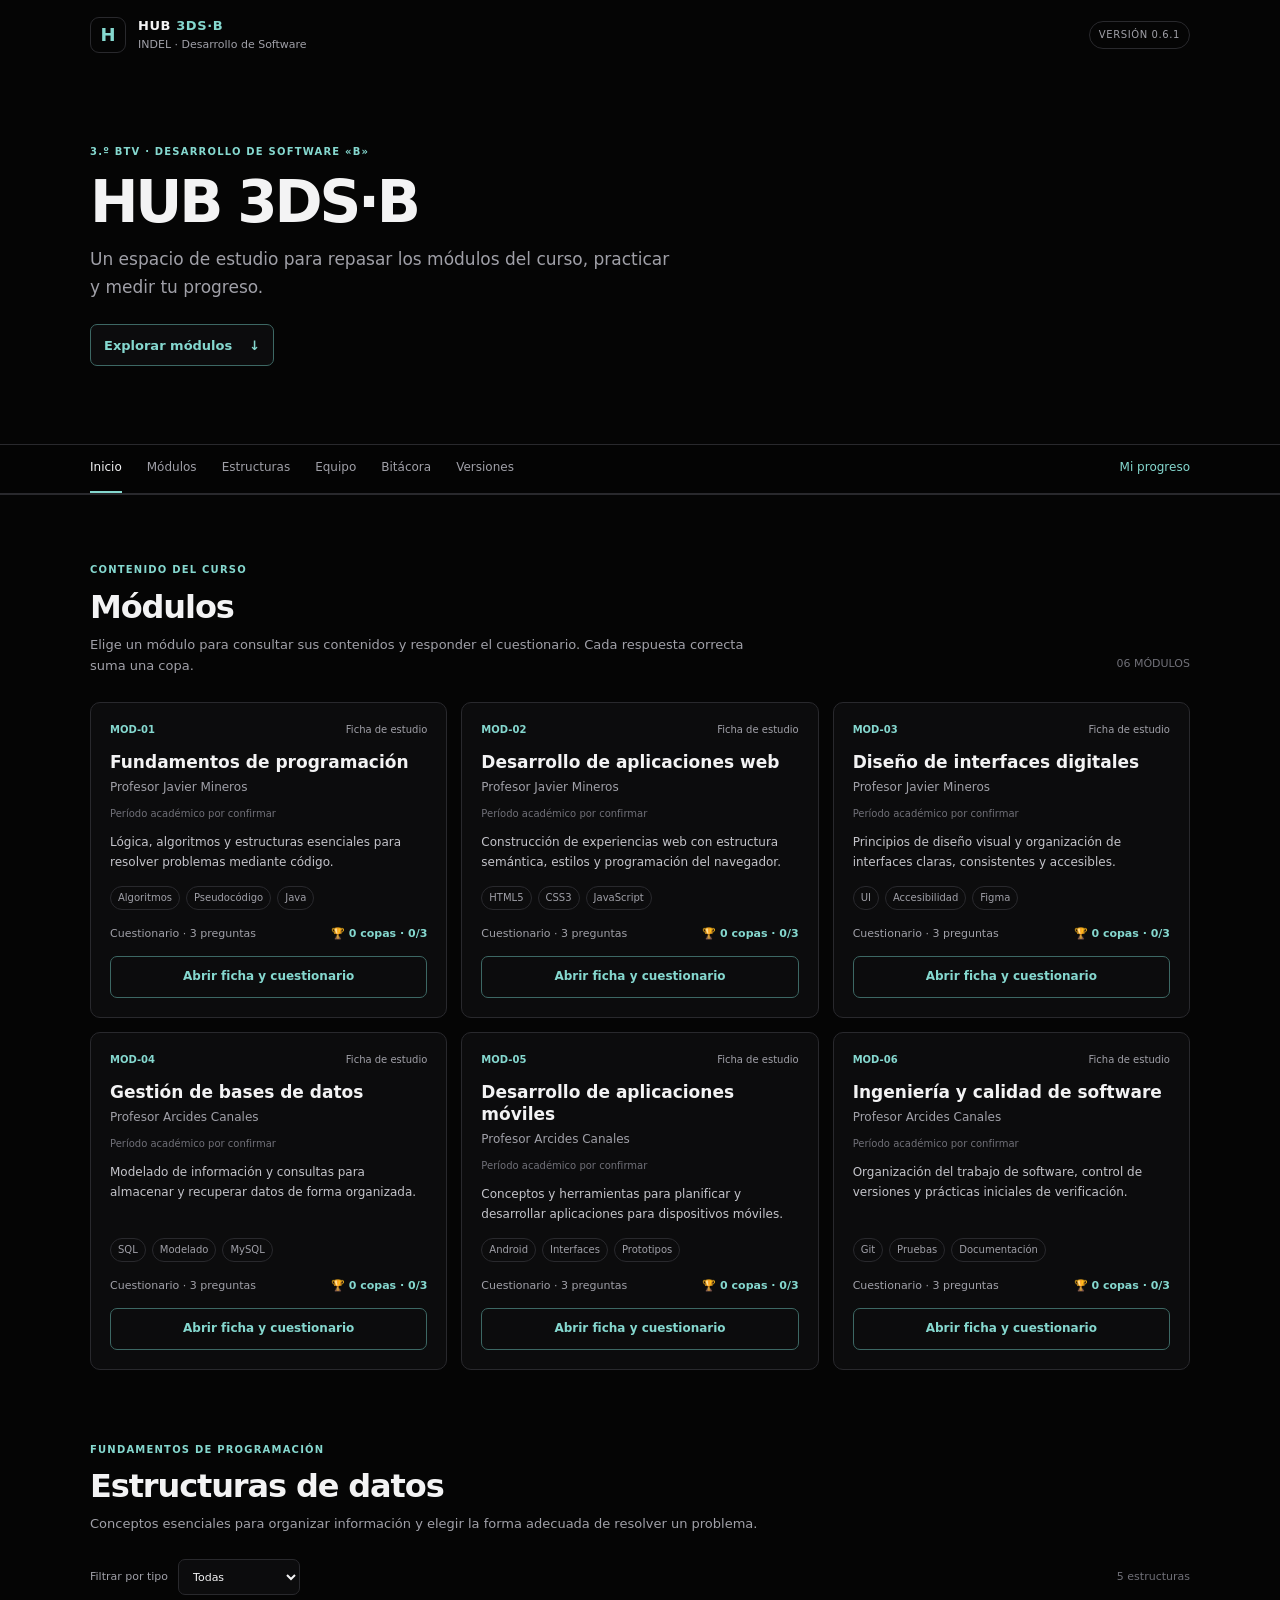
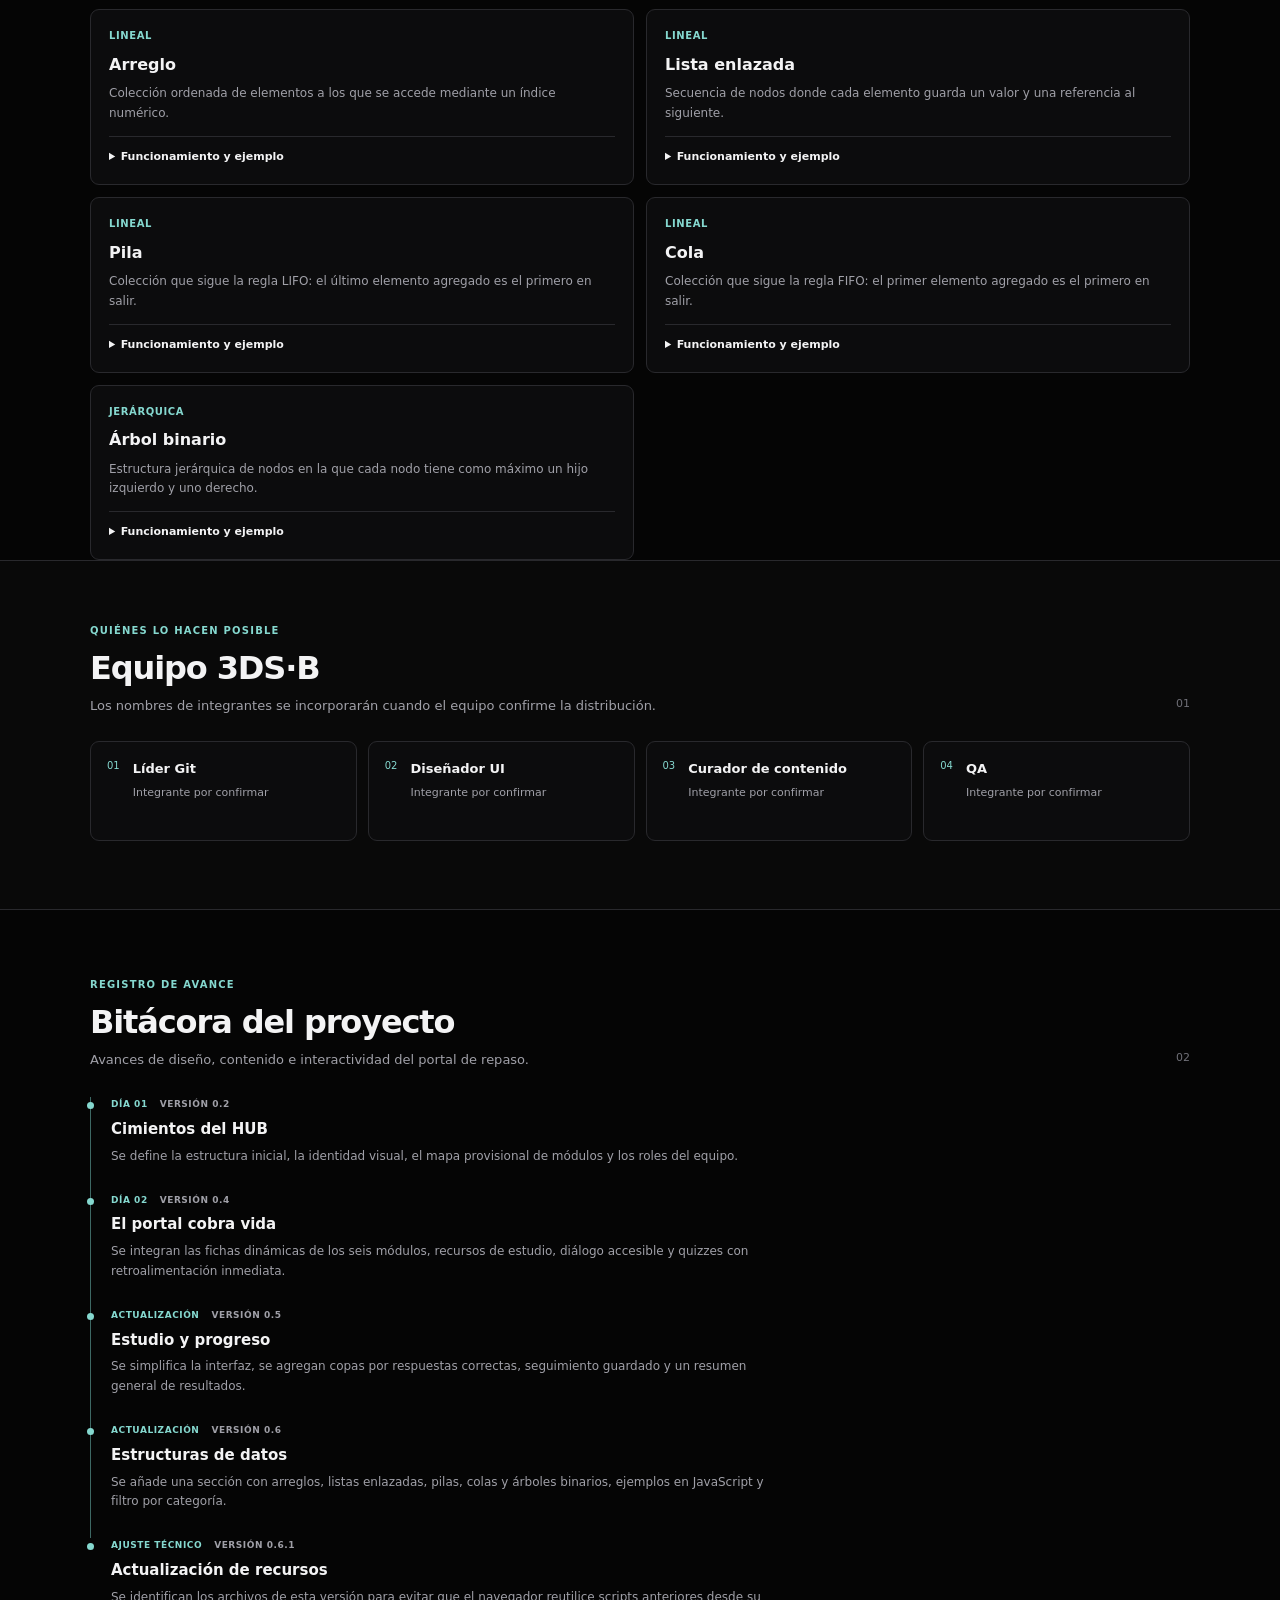
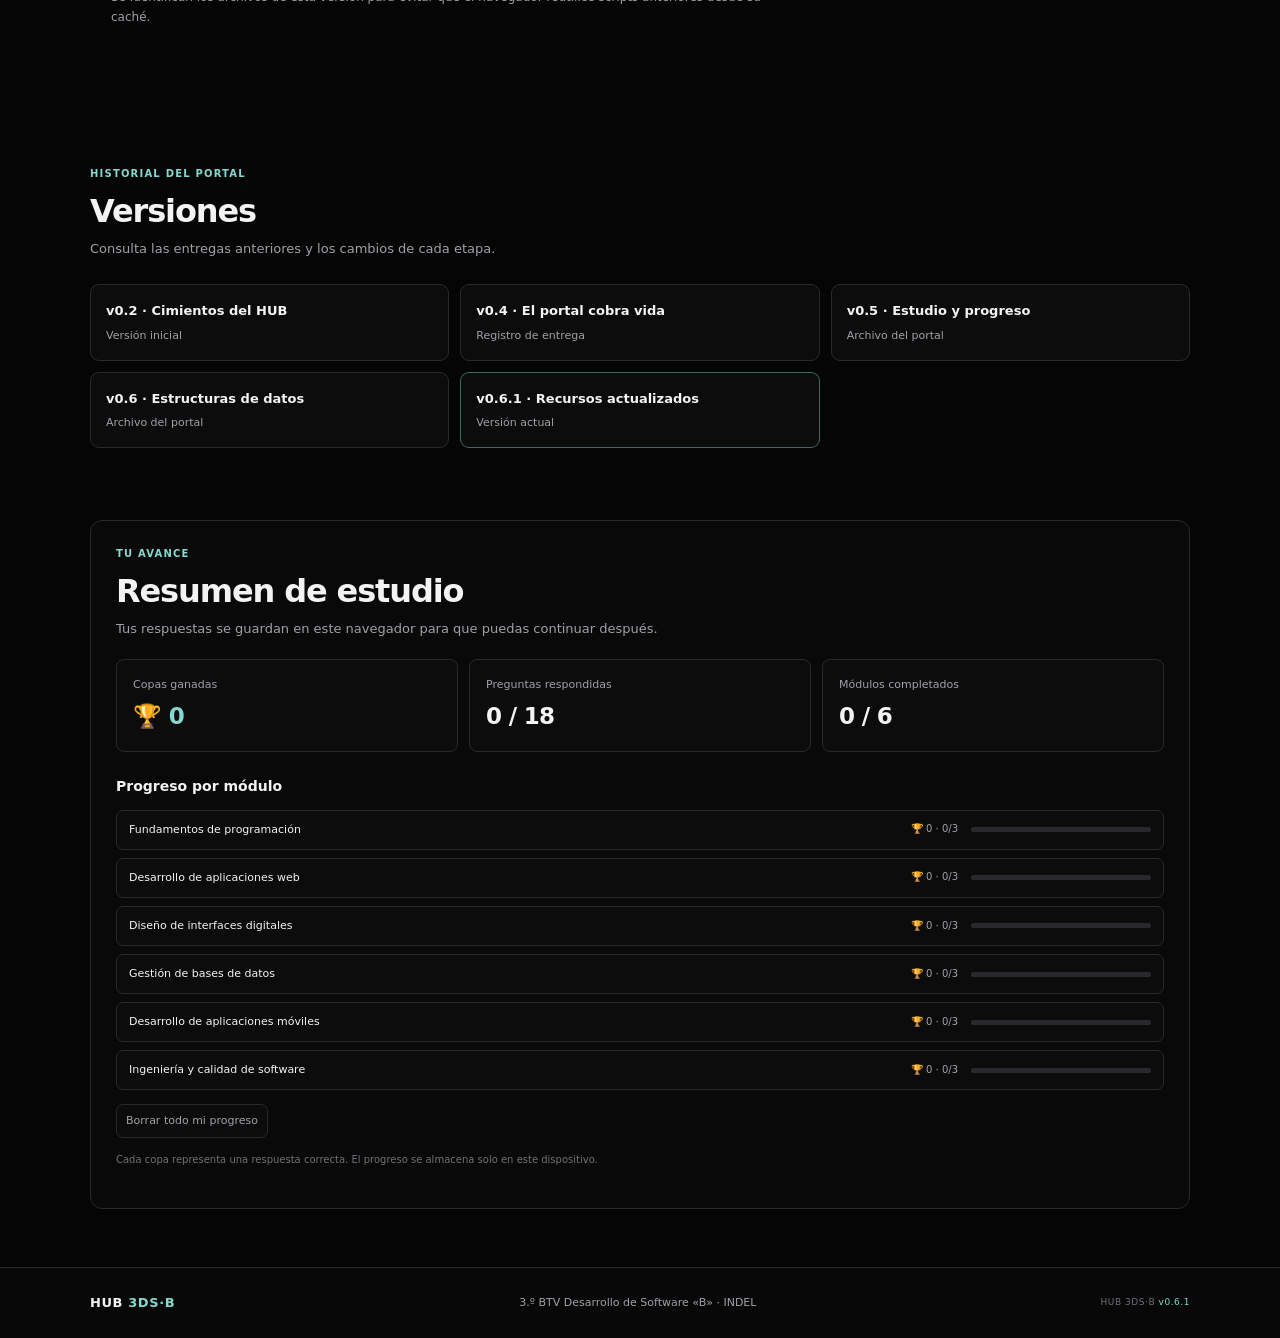
<file: versiones/v0.6.1/index.html>
<!doctype html>
<html lang="es">
<head>
  <meta charset="utf-8">
  <meta name="viewport" content="width=device-width, initial-scale=1">
  <meta name="description" content="Portal de repaso y mapa de módulos para 3.º BTV Desarrollo de Software B, INDEL.">
  <meta name="theme-color" content="#050505">
  <title>HUB 3DS·B | Repaso y estructuras</title>
  <link rel="stylesheet" href="css/styles.css?v=0.6.1">
  <script src="data/estructuras.js?v=0.6.1" defer></script>
  <script src="data/modulos.js?v=0.6.1" defer></script>
  <script src="js/app.js?v=0.6.1" defer></script>
</head>
<body>
  <header class="site-header" id="inicio">
    <div class="topbar shell">
      <a class="brand" href="#inicio" aria-label="HUB 3DS·B, inicio">
        <span class="brand-mark" aria-hidden="true">H</span>
        <span class="brand-copy">
          <span class="brand-name">HUB <strong>3DS·B</strong></span>
          <span class="brand-school">INDEL · Desarrollo de Software</span>
        </span>
      </a>
      <span class="version-chip">VERSIÓN 0.6.1</span>
    </div>

    <div class="hero shell">
      <div class="hero-copy">
        <p class="eyebrow">3.º BTV · DESARROLLO DE SOFTWARE «B»</p>
        <h1>HUB 3DS·B</h1>
        <p class="hero-intro">Un espacio de estudio para repasar los módulos del curso, practicar y medir tu progreso.</p>
        <a class="primary-link" href="#mapa-modulos">Explorar módulos <span aria-hidden="true">↓</span></a>
      </div>
    </div>

    <nav class="main-nav" aria-label="Navegación principal">
      <div class="shell nav-inner">
        <a class="nav-link active" href="#inicio">Inicio</a>
        <a class="nav-link" href="#mapa-modulos">Módulos</a>
        <a class="nav-link" href="#estructuras">Estructuras</a>
        <a class="nav-link" href="#equipo">Equipo</a>
        <a class="nav-link" href="#bitacora">Bitácora</a>
        <a class="nav-link" href="#versiones">Versiones</a>
        <a class="nav-link nav-progress" href="#resumen">Mi progreso</a>
      </div>
    </nav>
  </header>

  <main>
    <section class="modules-section shell" id="mapa-modulos" aria-labelledby="modules-title">
      <div class="section-heading">
        <div>
          <p class="eyebrow">CONTENIDO DEL CURSO</p>
          <h2 id="modules-title">Módulos</h2>
          <p class="section-description">Elige un módulo para consultar sus contenidos y responder el cuestionario. Cada respuesta correcta suma una copa.</p>
        </div>
        <span class="section-index" id="modules-count"></span>
      </div>
      <div class="module-grid" id="contenedor-modulos" aria-live="polite">
        <p class="loading-message">Cargando módulos...</p>
      </div>
    </section>

    <section class="structures-section shell" id="estructuras" aria-labelledby="structures-title">
      <div class="section-heading">
        <div>
          <p class="eyebrow">FUNDAMENTOS DE PROGRAMACIÓN</p>
          <h2 id="structures-title">Estructuras de datos</h2>
          <p class="section-description">Conceptos esenciales para organizar información y elegir la forma adecuada de resolver un problema.</p>
        </div>
      </div>
      <div class="structure-toolbar">
        <label for="filtro-estructuras">Filtrar por tipo</label>
        <select id="filtro-estructuras">
          <option value="Todas">Todas</option>
          <option value="Lineal">Lineales</option>
          <option value="Jerárquica">Jerárquicas</option>
        </select>
        <span id="structure-count" class="structure-count" aria-live="polite"></span>
      </div>
      <div class="structure-grid" id="contenedor-estructuras" aria-live="polite">
        <p class="loading-message">Cargando estructuras de datos...</p>
      </div>
    </section>

    <section class="team-section" id="equipo" aria-labelledby="team-title">
      <div class="shell">
        <div class="section-heading">
          <div>
            <p class="eyebrow">QUIÉNES LO HACEN POSIBLE</p>
            <h2 id="team-title">Equipo 3DS·B</h2>
            <p class="section-description">Los nombres de integrantes se incorporarán cuando el equipo confirme la distribución.</p>
          </div>
          <span class="section-index" aria-hidden="true">01</span>
        </div>
        <div class="team-grid">
          <article class="team-card">
            <span class="team-number">01</span>
            <div><h3>Líder Git</h3><p>Integrante por confirmar</p></div>
            <span class="team-accent accent-cyan" aria-hidden="true"></span>
          </article>
          <article class="team-card">
            <span class="team-number">02</span>
            <div><h3>Diseñador UI</h3><p>Integrante por confirmar</p></div>
            <span class="team-accent accent-magenta" aria-hidden="true"></span>
          </article>
          <article class="team-card">
            <span class="team-number">03</span>
            <div><h3>Curador de contenido</h3><p>Integrante por confirmar</p></div>
            <span class="team-accent accent-green" aria-hidden="true"></span>
          </article>
          <article class="team-card">
            <span class="team-number">04</span>
            <div><h3>QA</h3><p>Integrante por confirmar</p></div>
            <span class="team-accent accent-blue" aria-hidden="true"></span>
          </article>
        </div>
      </div>
    </section>

    <section class="log-section shell" id="bitacora" aria-labelledby="log-title">
      <div class="section-heading">
        <div>
          <p class="eyebrow">REGISTRO DE AVANCE</p>
          <h2 id="log-title">Bitácora del proyecto</h2>
          <p class="section-description">Avances de diseño, contenido e interactividad del portal de repaso.</p>
        </div>
        <span class="section-index" aria-hidden="true">02</span>
      </div>
      <ol class="timeline">
        <li class="timeline-entry">
          <span class="timeline-marker" aria-hidden="true"></span>
          <div class="timeline-meta"><span>DÍA 01</span><span>VERSIÓN 0.2</span></div>
          <h3>Cimientos del HUB</h3>
          <p>Se define la estructura inicial, la identidad visual, el mapa provisional de módulos y los roles del equipo.</p>
        </li>
        <li class="timeline-entry">
          <span class="timeline-marker" aria-hidden="true"></span>
          <div class="timeline-meta"><span>DÍA 02</span><span>VERSIÓN 0.4</span></div>
          <h3>El portal cobra vida</h3>
          <p>Se integran las fichas dinámicas de los seis módulos, recursos de estudio, diálogo accesible y quizzes con retroalimentación inmediata.</p>
        </li>
        <li class="timeline-entry">
          <span class="timeline-marker" aria-hidden="true"></span>
          <div class="timeline-meta"><span>ACTUALIZACIÓN</span><span>VERSIÓN 0.5</span></div>
          <h3>Estudio y progreso</h3>
          <p>Se simplifica la interfaz, se agregan copas por respuestas correctas, seguimiento guardado y un resumen general de resultados.</p>
        </li>
        <li class="timeline-entry">
          <span class="timeline-marker" aria-hidden="true"></span>
          <div class="timeline-meta"><span>ACTUALIZACIÓN</span><span>VERSIÓN 0.6</span></div>
          <h3>Estructuras de datos</h3>
          <p>Se añade una sección con arreglos, listas enlazadas, pilas, colas y árboles binarios, ejemplos en JavaScript y filtro por categoría.</p>
        </li>
        <li class="timeline-entry">
          <span class="timeline-marker" aria-hidden="true"></span>
          <div class="timeline-meta"><span>AJUSTE TÉCNICO</span><span>VERSIÓN 0.6.1</span></div>
          <h3>Actualización de recursos</h3>
          <p>Se identifican los archivos de esta versión para evitar que el navegador reutilice scripts anteriores desde su caché.</p>
        </li>
      </ol>
    </section>

    <section class="versions-section shell" id="versiones" aria-labelledby="versions-title">
      <div class="section-heading">
        <div>
          <p class="eyebrow">HISTORIAL DEL PORTAL</p>
          <h2 id="versions-title">Versiones</h2>
          <p class="section-description">Consulta las entregas anteriores y los cambios de cada etapa.</p>
        </div>
      </div>
      <ol class="version-list" id="version-list">
        <li><a href="../../versiones/v0.2/">v0.2 · Cimientos del HUB</a><span>Versión inicial</span></li>
        <li><a href="../../versiones/v0.4/">v0.4 · El portal cobra vida</a><span>Registro de entrega</span></li>
        <li><a href="../../versiones/v0.5/">v0.5 · Estudio y progreso</a><span>Archivo del portal</span></li>
        <li><a href="../../versiones/v0.6/">v0.6 · Estructuras de datos</a><span>Archivo del portal</span></li>
        <li class="version-current"><a href="#inicio">v0.6.1 · Recursos actualizados</a><span>Versión actual</span></li>
      </ol>
    </section>

    <section class="summary-section shell" id="resumen" aria-labelledby="summary-title">
      <div class="section-heading">
        <div>
          <p class="eyebrow">TU AVANCE</p>
          <h2 id="summary-title">Resumen de estudio</h2>
          <p class="section-description">Tus respuestas se guardan en este navegador para que puedas continuar después.</p>
        </div>
      </div>
      <div class="summary-stats" id="resumen-estadisticas" aria-live="polite"></div>
      <div class="summary-modules">
        <h3>Progreso por módulo</h3>
        <div id="resumen-modulos" class="summary-module-list" aria-live="polite"></div>
      </div>
      <p class="summary-note">Cada copa representa una respuesta correcta. El progreso se almacena solo en este dispositivo.</p>
      <p class="summary-note" id="progress-save-status" aria-live="polite"></p>
    </section>
  </main>

  <dialog id="modal-ficha" aria-labelledby="modal-titulo" aria-describedby="modal-descripcion">
    <div class="dialog-panel">
      <header class="dialog-header">
        <div>
          <p class="eyebrow"><span class="eyebrow-line" aria-hidden="true"></span> FICHA DE MÓDULO</p>
          <h2 id="modal-titulo">Detalle del módulo</h2>
        </div>
        <button class="dialog-close" id="modal-cerrar" type="button" aria-label="Cerrar ficha">×</button>
      </header>
      <p class="dialog-description" id="modal-descripcion">Resumen, aprendizajes, instrumentos, herramientas, recursos, evidencias y quiz del módulo seleccionado.</p>
      <div class="ficha-content" id="contenido-ficha"></div>
    </div>
  </dialog>

  <footer class="site-footer">
    <div class="shell footer-inner">
      <a class="footer-brand" href="#inicio">HUB <strong>3DS·B</strong></a>
      <p>3.º BTV Desarrollo de Software «B» <span aria-hidden="true">·</span> INDEL</p>
      <p class="footer-version">HUB 3DS·B <span>v0.6.1</span></p>
    </div>
  </footer>
</body>
</html>
</file>
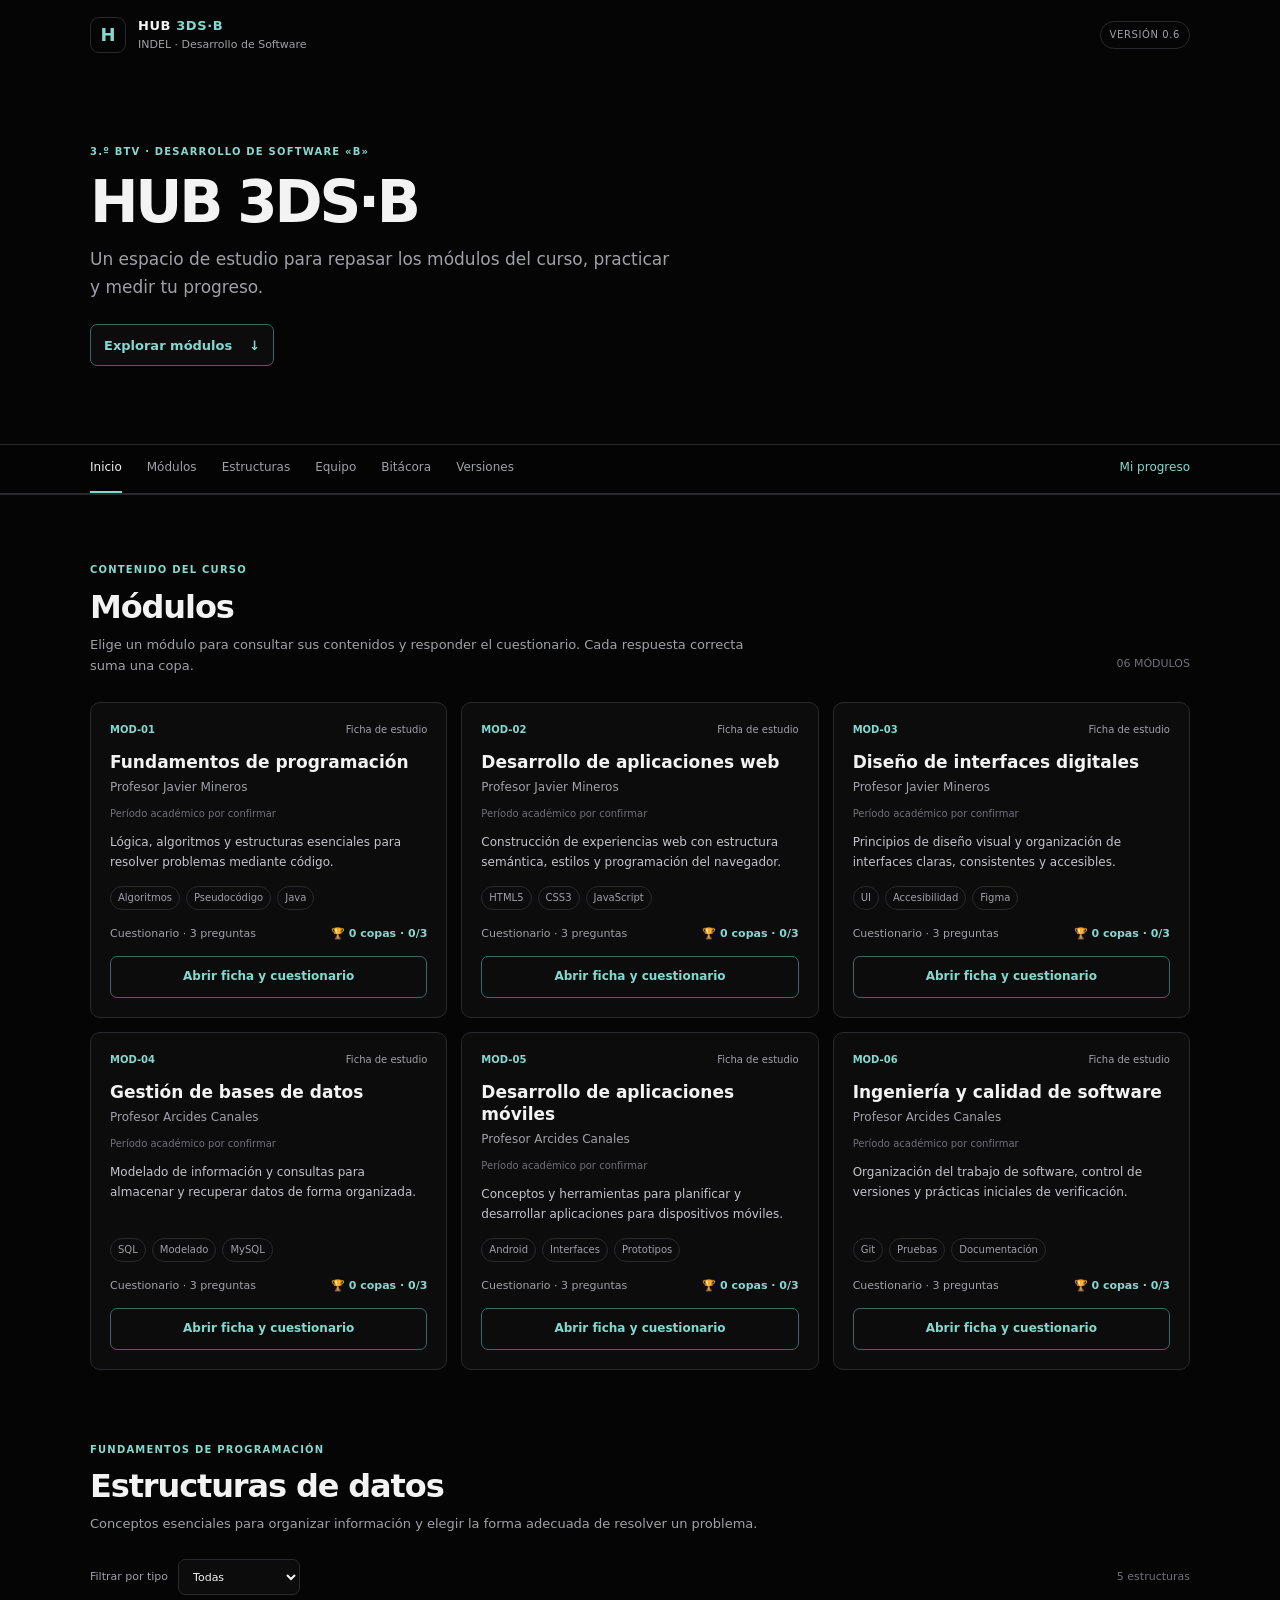
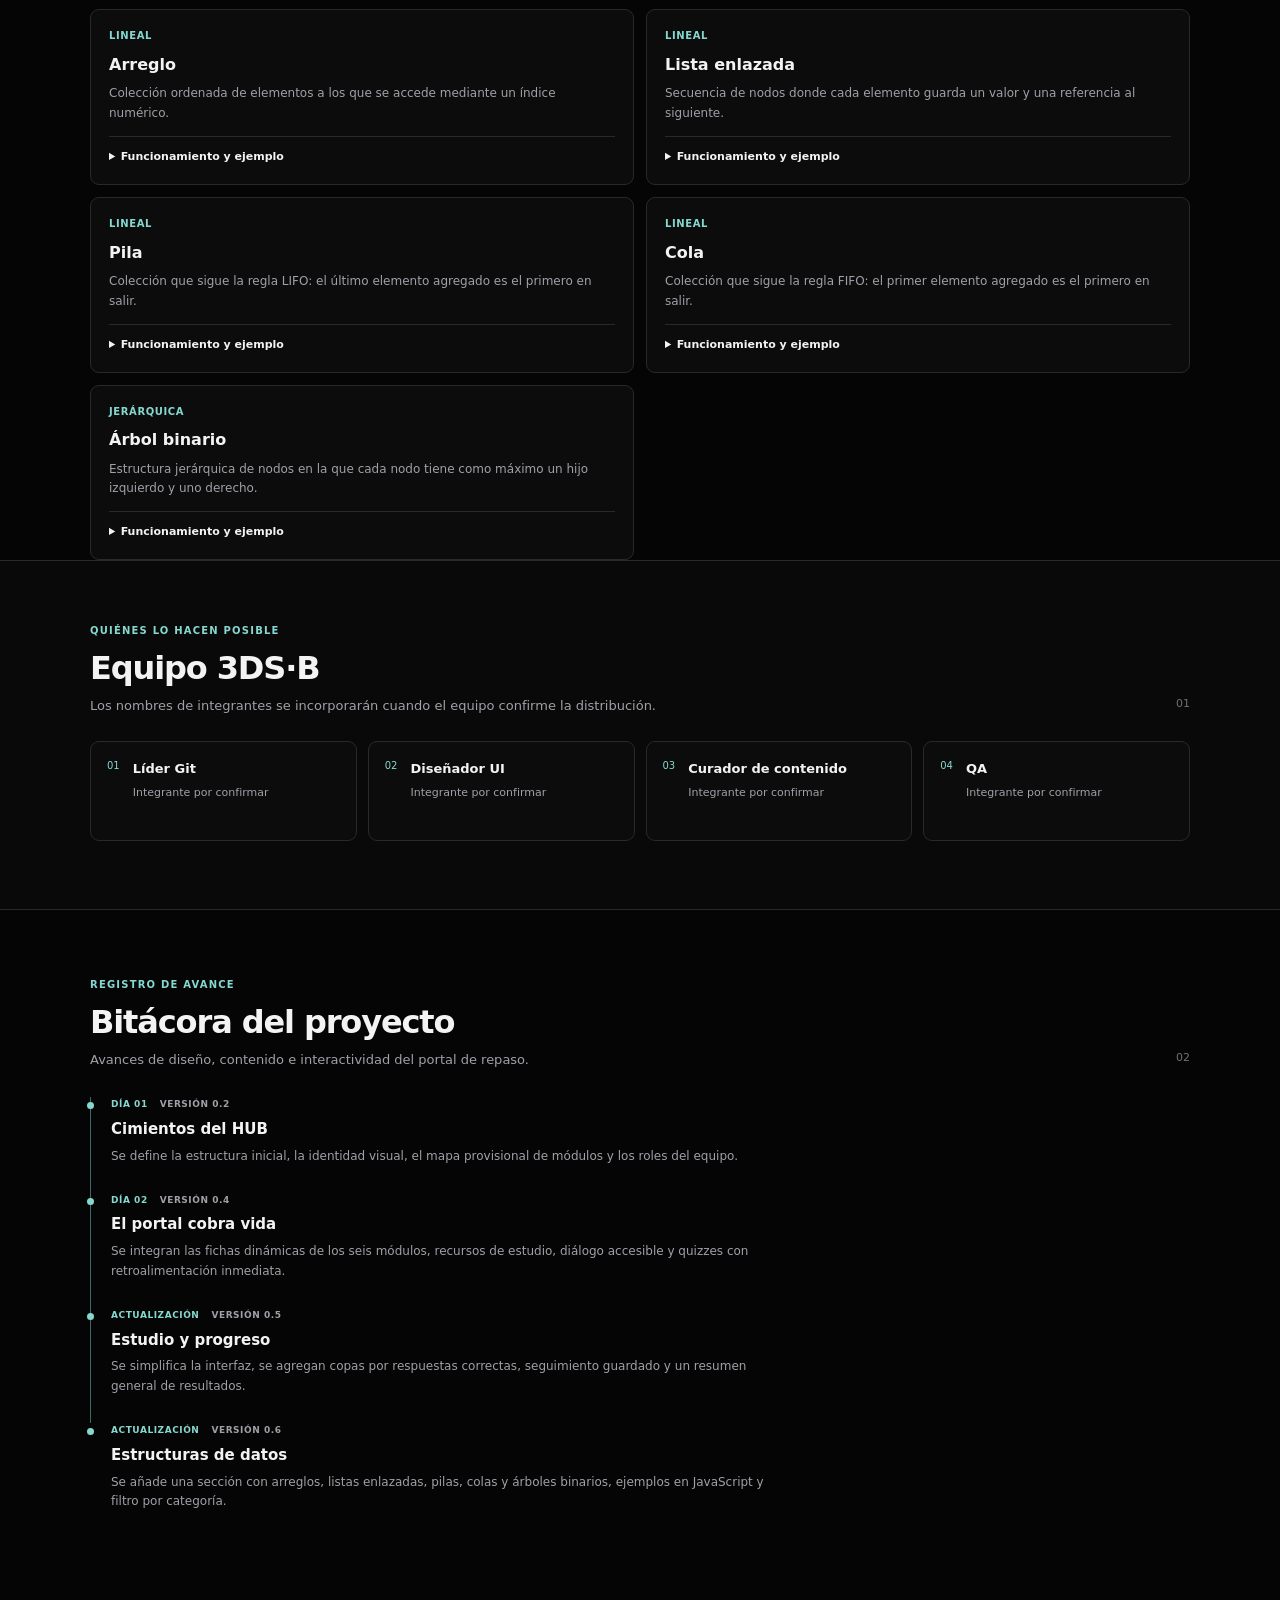
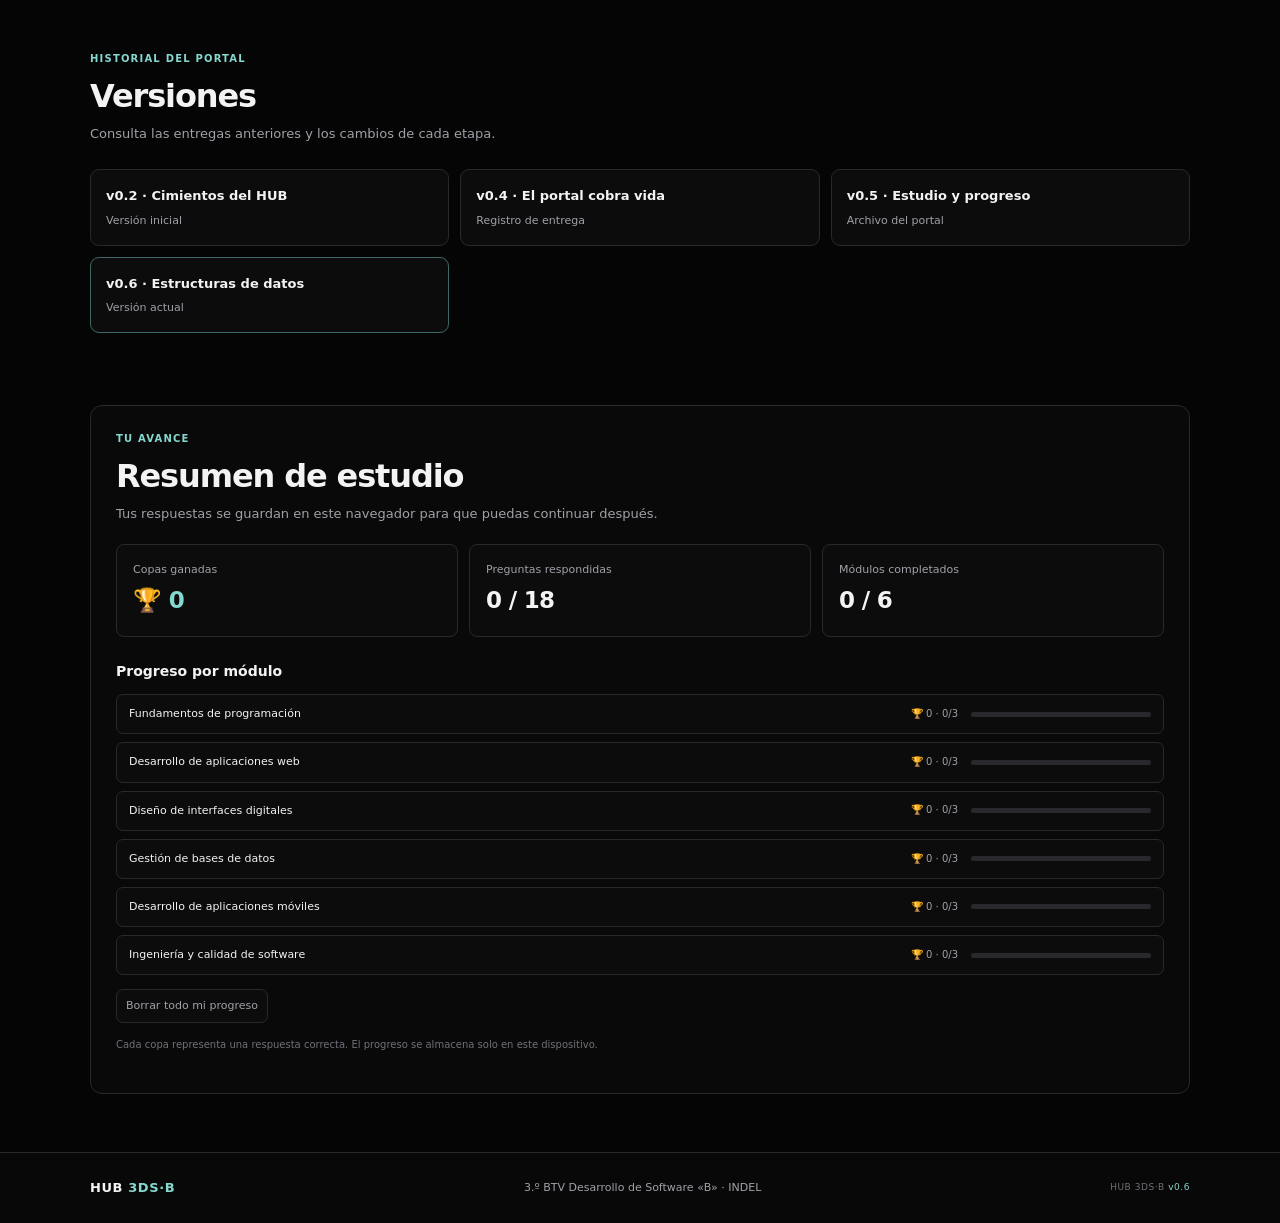
<file: versiones/v0.6/index.html>
<!doctype html>
<html lang="es">
<head>
  <meta charset="utf-8">
  <meta name="viewport" content="width=device-width, initial-scale=1">
  <meta name="description" content="Portal de repaso y mapa de módulos para 3.º BTV Desarrollo de Software B, INDEL.">
  <meta name="theme-color" content="#050505">
  <title>HUB 3DS·B | Repaso y estructuras</title>
  <link rel="stylesheet" href="css/styles.css">
  <script src="data/estructuras.js" defer></script>
  <script src="data/modulos.js" defer></script>
  <script src="js/app.js" defer></script>
</head>
<body>
  <header class="site-header" id="inicio">
    <div class="topbar shell">
      <a class="brand" href="#inicio" aria-label="HUB 3DS·B, inicio">
        <span class="brand-mark" aria-hidden="true">H</span>
        <span class="brand-copy">
          <span class="brand-name">HUB <strong>3DS·B</strong></span>
          <span class="brand-school">INDEL · Desarrollo de Software</span>
        </span>
      </a>
      <span class="version-chip">VERSIÓN 0.6</span>
    </div>

    <div class="hero shell">
      <div class="hero-copy">
        <p class="eyebrow">3.º BTV · DESARROLLO DE SOFTWARE «B»</p>
        <h1>HUB 3DS·B</h1>
        <p class="hero-intro">Un espacio de estudio para repasar los módulos del curso, practicar y medir tu progreso.</p>
        <a class="primary-link" href="#mapa-modulos">Explorar módulos <span aria-hidden="true">↓</span></a>
      </div>
    </div>

    <nav class="main-nav" aria-label="Navegación principal">
      <div class="shell nav-inner">
        <a class="nav-link active" href="#inicio">Inicio</a>
        <a class="nav-link" href="#mapa-modulos">Módulos</a>
        <a class="nav-link" href="#estructuras">Estructuras</a>
        <a class="nav-link" href="#equipo">Equipo</a>
        <a class="nav-link" href="#bitacora">Bitácora</a>
        <a class="nav-link" href="#versiones">Versiones</a>
        <a class="nav-link nav-progress" href="#resumen">Mi progreso</a>
      </div>
    </nav>
  </header>

  <main>
    <section class="modules-section shell" id="mapa-modulos" aria-labelledby="modules-title">
      <div class="section-heading">
        <div>
          <p class="eyebrow">CONTENIDO DEL CURSO</p>
          <h2 id="modules-title">Módulos</h2>
          <p class="section-description">Elige un módulo para consultar sus contenidos y responder el cuestionario. Cada respuesta correcta suma una copa.</p>
        </div>
        <span class="section-index" id="modules-count"></span>
      </div>
      <div class="module-grid" id="contenedor-modulos" aria-live="polite">
        <p class="loading-message">Cargando módulos...</p>
      </div>
    </section>

    <section class="structures-section shell" id="estructuras" aria-labelledby="structures-title">
      <div class="section-heading">
        <div>
          <p class="eyebrow">FUNDAMENTOS DE PROGRAMACIÓN</p>
          <h2 id="structures-title">Estructuras de datos</h2>
          <p class="section-description">Conceptos esenciales para organizar información y elegir la forma adecuada de resolver un problema.</p>
        </div>
      </div>
      <div class="structure-toolbar">
        <label for="filtro-estructuras">Filtrar por tipo</label>
        <select id="filtro-estructuras">
          <option value="Todas">Todas</option>
          <option value="Lineal">Lineales</option>
          <option value="Jerárquica">Jerárquicas</option>
        </select>
        <span id="structure-count" class="structure-count" aria-live="polite"></span>
      </div>
      <div class="structure-grid" id="contenedor-estructuras" aria-live="polite">
        <p class="loading-message">Cargando estructuras de datos...</p>
      </div>
    </section>

    <section class="team-section" id="equipo" aria-labelledby="team-title">
      <div class="shell">
        <div class="section-heading">
          <div>
            <p class="eyebrow">QUIÉNES LO HACEN POSIBLE</p>
            <h2 id="team-title">Equipo 3DS·B</h2>
            <p class="section-description">Los nombres de integrantes se incorporarán cuando el equipo confirme la distribución.</p>
          </div>
          <span class="section-index" aria-hidden="true">01</span>
        </div>
        <div class="team-grid">
          <article class="team-card">
            <span class="team-number">01</span>
            <div><h3>Líder Git</h3><p>Integrante por confirmar</p></div>
            <span class="team-accent accent-cyan" aria-hidden="true"></span>
          </article>
          <article class="team-card">
            <span class="team-number">02</span>
            <div><h3>Diseñador UI</h3><p>Integrante por confirmar</p></div>
            <span class="team-accent accent-magenta" aria-hidden="true"></span>
          </article>
          <article class="team-card">
            <span class="team-number">03</span>
            <div><h3>Curador de contenido</h3><p>Integrante por confirmar</p></div>
            <span class="team-accent accent-green" aria-hidden="true"></span>
          </article>
          <article class="team-card">
            <span class="team-number">04</span>
            <div><h3>QA</h3><p>Integrante por confirmar</p></div>
            <span class="team-accent accent-blue" aria-hidden="true"></span>
          </article>
        </div>
      </div>
    </section>

    <section class="log-section shell" id="bitacora" aria-labelledby="log-title">
      <div class="section-heading">
        <div>
          <p class="eyebrow">REGISTRO DE AVANCE</p>
          <h2 id="log-title">Bitácora del proyecto</h2>
          <p class="section-description">Avances de diseño, contenido e interactividad del portal de repaso.</p>
        </div>
        <span class="section-index" aria-hidden="true">02</span>
      </div>
      <ol class="timeline">
        <li class="timeline-entry">
          <span class="timeline-marker" aria-hidden="true"></span>
          <div class="timeline-meta"><span>DÍA 01</span><span>VERSIÓN 0.2</span></div>
          <h3>Cimientos del HUB</h3>
          <p>Se define la estructura inicial, la identidad visual, el mapa provisional de módulos y los roles del equipo.</p>
        </li>
        <li class="timeline-entry">
          <span class="timeline-marker" aria-hidden="true"></span>
          <div class="timeline-meta"><span>DÍA 02</span><span>VERSIÓN 0.4</span></div>
          <h3>El portal cobra vida</h3>
          <p>Se integran las fichas dinámicas de los seis módulos, recursos de estudio, diálogo accesible y quizzes con retroalimentación inmediata.</p>
        </li>
        <li class="timeline-entry">
          <span class="timeline-marker" aria-hidden="true"></span>
          <div class="timeline-meta"><span>ACTUALIZACIÓN</span><span>VERSIÓN 0.5</span></div>
          <h3>Estudio y progreso</h3>
          <p>Se simplifica la interfaz, se agregan copas por respuestas correctas, seguimiento guardado y un resumen general de resultados.</p>
        </li>
        <li class="timeline-entry">
          <span class="timeline-marker" aria-hidden="true"></span>
          <div class="timeline-meta"><span>ACTUALIZACIÓN</span><span>VERSIÓN 0.6</span></div>
          <h3>Estructuras de datos</h3>
          <p>Se añade una sección con arreglos, listas enlazadas, pilas, colas y árboles binarios, ejemplos en JavaScript y filtro por categoría.</p>
        </li>
      </ol>
    </section>

    <section class="versions-section shell" id="versiones" aria-labelledby="versions-title">
      <div class="section-heading">
        <div>
          <p class="eyebrow">HISTORIAL DEL PORTAL</p>
          <h2 id="versions-title">Versiones</h2>
          <p class="section-description">Consulta las entregas anteriores y los cambios de cada etapa.</p>
        </div>
      </div>
      <ol class="version-list" id="version-list">
        <li><a href="../v0.2/">v0.2 · Cimientos del HUB</a><span>Versión inicial</span></li>
        <li><a href="../v0.4/">v0.4 · El portal cobra vida</a><span>Registro de entrega</span></li>
        <li><a href="../v0.5/">v0.5 · Estudio y progreso</a><span>Archivo del portal</span></li>
        <li class="version-current"><a href="#inicio">v0.6 · Estructuras de datos</a><span>Versión actual</span></li>
      </ol>
    </section>

    <section class="summary-section shell" id="resumen" aria-labelledby="summary-title">
      <div class="section-heading">
        <div>
          <p class="eyebrow">TU AVANCE</p>
          <h2 id="summary-title">Resumen de estudio</h2>
          <p class="section-description">Tus respuestas se guardan en este navegador para que puedas continuar después.</p>
        </div>
      </div>
      <div class="summary-stats" id="resumen-estadisticas" aria-live="polite"></div>
      <div class="summary-modules">
        <h3>Progreso por módulo</h3>
        <div id="resumen-modulos" class="summary-module-list" aria-live="polite"></div>
      </div>
      <p class="summary-note">Cada copa representa una respuesta correcta. El progreso se almacena solo en este dispositivo.</p>
      <p class="summary-note" id="progress-save-status" aria-live="polite"></p>
    </section>
  </main>

  <dialog id="modal-ficha" aria-labelledby="modal-titulo" aria-describedby="modal-descripcion">
    <div class="dialog-panel">
      <header class="dialog-header">
        <div>
          <p class="eyebrow"><span class="eyebrow-line" aria-hidden="true"></span> FICHA DE MÓDULO</p>
          <h2 id="modal-titulo">Detalle del módulo</h2>
        </div>
        <button class="dialog-close" id="modal-cerrar" type="button" aria-label="Cerrar ficha">×</button>
      </header>
      <p class="dialog-description" id="modal-descripcion">Resumen, aprendizajes, instrumentos, herramientas, recursos, evidencias y quiz del módulo seleccionado.</p>
      <div class="ficha-content" id="contenido-ficha"></div>
    </div>
  </dialog>

  <footer class="site-footer">
    <div class="shell footer-inner">
      <a class="footer-brand" href="#inicio">HUB <strong>3DS·B</strong></a>
      <p>3.º BTV Desarrollo de Software «B» <span aria-hidden="true">·</span> INDEL</p>
      <p class="footer-version">HUB 3DS·B <span>v0.6</span></p>
    </div>
  </footer>
</body>
</html>
</file>
<file: css/styles.css>
:root {
  color-scheme: dark;
  --background: #070a0a;
  --surface: #0d1010;
  --surface-raised: #131817;
  --line: #2a3230;
  --text: #f3f3f4;
  --muted: #a0a0a8;
  --subtle: #707078;
  --accent: #85d8cf;
  --success: #8bd7a7;
  --error: #f08a8a;
  --shell: 1100px;
  font-family: Inter, ui-sans-serif, system-ui, -apple-system, BlinkMacSystemFont, "Segoe UI", sans-serif;
}

* {
  box-sizing: border-box;
}

html {
  scroll-behavior: smooth;
  scroll-padding-top: 85px;
}

body {
  position: relative;
  isolation: isolate;
  min-width: 320px;
  margin: 0;
  background: var(--background);
  color: var(--text);
  font-size: 15px;
  line-height: 1.65;
}

body::before {
  position: fixed;
  z-index: -1;
  inset: -18%;
  background:
    radial-gradient(ellipse 46% 40% at 18% 24%, rgba(39, 121, 104, 0.5), transparent 100%),
    radial-gradient(ellipse 42% 38% at 79% 15%, rgba(68, 80, 130, 0.4), transparent 100%),
    radial-gradient(ellipse 48% 42% at 72% 78%, rgba(31, 112, 88, 0.34), transparent 100%),
    linear-gradient(145deg, #080e0c 8%, #0b0d14 52%, #080e0c 100%);
  content: "";
  pointer-events: none;
  transform: translate3d(-2.5%, -1.5%, 0) scale(1.04);
  animation: ambient-drift 24s ease-in-out infinite alternate;
  will-change: transform, filter;
}

@keyframes ambient-drift {
  from {
    filter: hue-rotate(-8deg) saturate(0.92);
    transform: translate3d(-2.5%, -1.5%, 0) scale(1.04);
  }

  to {
    filter: hue-rotate(8deg) saturate(1.08);
    transform: translate3d(2.5%, 1.5%, 0) scale(1.08);
  }
}

button,
a {
  -webkit-tap-highlight-color: transparent;
}

a {
  color: inherit;
}

button {
  font: inherit;
}

.shell {
  width: min(var(--shell), calc(100% - 48px));
  margin-inline: auto;
}

.site-header {
  border-bottom: 1px solid var(--line);
  background: rgba(7, 10, 10, 0.42);
}

.topbar,
.nav-inner,
.footer-inner {
  display: flex;
  align-items: center;
  justify-content: space-between;
}

.topbar {
  min-height: 70px;
}

.brand {
  display: inline-flex;
  align-items: center;
  gap: 12px;
  text-decoration: none;
}

.brand-mark {
  display: grid;
  width: 36px;
  height: 36px;
  border: 1px solid var(--line);
  border-radius: 9px;
  color: var(--accent);
  font-size: 18px;
  font-weight: 700;
  place-items: center;
}

.brand-copy {
  display: grid;
  line-height: 1.3;
}

.brand-name,
.footer-brand {
  font-size: 13px;
  font-weight: 700;
  letter-spacing: 0.045em;
}

.brand-name strong,
.footer-brand strong {
  color: var(--accent);
}

.brand-school {
  margin-top: 3px;
  color: var(--muted);
  font-size: 11px;
}

.version-chip,
.section-index,
.module-id,
.module-period,
.timeline-meta,
.footer-version {
  font-variant-numeric: tabular-nums;
}

.version-chip {
  padding: 5px 9px;
  border: 1px solid var(--line);
  border-radius: 999px;
  color: var(--muted);
  font-size: 10px;
  letter-spacing: 0.06em;
}

.hero {
  padding-block: 74px 78px;
}

.hero-copy {
  max-width: 700px;
}

.eyebrow {
  margin: 0 0 10px;
  color: var(--accent);
  font-size: 10px;
  font-weight: 700;
  letter-spacing: 0.12em;
}

h1,
h2,
h3,
p {
  margin-top: 0;
}

h1 {
  margin-bottom: 12px;
  font-size: clamp(36px, 6vw, 58px);
  font-weight: 650;
  letter-spacing: -0.055em;
  line-height: 1.08;
}

.hero-intro {
  max-width: 590px;
  margin-bottom: 23px;
  color: var(--muted);
  font-size: 17px;
}

.primary-link,
.module-open,
.dialog-close,
.quiz-option,
.quiz-reset,
.progress-reset {
  min-height: 42px;
  border: 1px solid var(--line);
  border-radius: 7px;
  background: var(--surface);
  color: var(--text);
  cursor: pointer;
  text-decoration: none;
  transition: border-color 150ms ease, background 150ms ease, color 150ms ease;
}

.primary-link {
  display: inline-flex;
  align-items: center;
  gap: 17px;
  padding: 9px 13px;
  border-color: #3d6864;
  color: var(--accent);
  font-size: 13px;
  font-weight: 650;
}

.primary-link:hover,
.primary-link:focus-visible,
.module-open:hover,
.module-open:focus-visible,
.quiz-reset:hover,
.progress-reset:hover {
  border-color: var(--accent);
  background: #101918;
}

.main-nav {
  position: sticky;
  z-index: 3;
  top: 0;
  border-top: 1px solid var(--line);
  border-bottom: 1px solid var(--line);
  background: rgba(5, 5, 5, 0.96);
  backdrop-filter: blur(12px);
}

.nav-inner {
  justify-content: flex-start;
  gap: 25px;
  min-height: 48px;
  overflow-x: auto;
}

.nav-link {
  display: inline-flex;
  min-height: 48px;
  align-items: center;
  border-bottom: 2px solid transparent;
  color: var(--muted);
  font-size: 12px;
  text-decoration: none;
  white-space: nowrap;
}

.nav-link:hover,
.nav-link:focus-visible,
.nav-link.active {
  border-bottom-color: var(--accent);
  color: var(--text);
}

.nav-progress {
  margin-left: auto;
  color: var(--accent);
}

.modules-section,
.log-section,
.versions-section,
.summary-section {
  padding-block: 67px 72px;
}

.section-heading {
  display: flex;
  align-items: flex-end;
  justify-content: space-between;
  gap: 24px;
  margin-bottom: 25px;
}

.section-heading .eyebrow {
  margin-bottom: 8px;
}

h2 {
  margin-bottom: 7px;
  font-size: clamp(24px, 3vw, 32px);
  font-weight: 620;
  letter-spacing: -0.035em;
  line-height: 1.25;
}

.section-description {
  max-width: 670px;
  margin-bottom: 0;
  color: var(--muted);
  font-size: 13px;
}

.section-index {
  padding-bottom: 3px;
  color: var(--subtle);
  font-size: 11px;
}

.module-grid {
  display: grid;
  grid-template-columns: repeat(3, minmax(0, 1fr));
  gap: 14px;
}

.structure-toolbar {
  display: flex;
  align-items: center;
  gap: 10px;
  margin-bottom: 14px;
  color: var(--muted);
  font-size: 11px;
}

.structure-toolbar select {
  min-height: 36px;
  padding: 6px 28px 6px 10px;
  border: 1px solid var(--line);
  border-radius: 7px;
  background: var(--surface);
  color: var(--text);
  font: inherit;
}

.structure-count {
  margin-left: auto;
  color: var(--subtle);
}

.structure-grid {
  display: grid;
  grid-template-columns: repeat(2, minmax(0, 1fr));
  gap: 12px;
}

.structure-card {
  min-width: 0;
  padding: 18px;
  border: 1px solid var(--line);
  border-radius: 9px;
  background: var(--surface);
}

.structure-category {
  margin-bottom: 7px;
  color: var(--accent);
  font-size: 10px;
  font-weight: 650;
  letter-spacing: 0.06em;
  text-transform: uppercase;
}

.structure-card h3 {
  margin-bottom: 6px;
  font-size: 16px;
  font-weight: 620;
}

.structure-summary,
.structure-details > p {
  color: var(--muted);
  font-size: 12px;
}

.structure-summary {
  margin-bottom: 12px;
}

.structure-details {
  padding-top: 11px;
  border-top: 1px solid var(--line);
}

.structure-details summary {
  color: var(--text);
  cursor: pointer;
  font-size: 11px;
  font-weight: 620;
}

.structure-details[open] summary {
  margin-bottom: 10px;
  color: var(--accent);
}

.structure-details > p {
  margin-bottom: 12px;
}

.structure-details h4 {
  margin: 12px 0 6px;
  font-size: 11px;
  font-weight: 620;
}

.structure-details pre {
  max-width: 100%;
  margin: 0;
  padding: 12px;
  overflow: auto;
  border: 1px solid var(--line);
  border-radius: 7px;
  background: #070707;
  color: #d3e2df;
  font-size: 11px;
  line-height: 1.55;
  tab-size: 2;
}

.structure-details code {
  font-family: "Cascadia Code", "Consolas", monospace;
  white-space: pre;
}

.structure-points ul {
  display: grid;
  gap: 4px;
  margin: 0;
  padding-left: 18px;
  color: var(--muted);
  font-size: 11px;
}

.module-card {
  display: flex;
  min-width: 0;
  flex-direction: column;
  padding: 19px;
  border: 1px solid var(--line);
  border-radius: 10px;
  background: var(--surface);
  transition: border-color 150ms ease, transform 150ms ease;
}

.module-card:hover {
  border-color: #45454a;
  transform: translateY(-2px);
}

.module-card-head {
  display: flex;
  align-items: center;
  justify-content: space-between;
  gap: 10px;
  margin-bottom: 13px;
}

.module-id {
  color: var(--accent);
  font-size: 10px;
  font-weight: 650;
}

.module-status {
  color: var(--muted);
  font-size: 10px;
}

.module-card h3 {
  margin-bottom: 5px;
  font-size: 17px;
  font-weight: 620;
  line-height: 1.3;
}

.module-teacher {
  margin-bottom: 8px;
  color: var(--muted);
  font-size: 12px;
}

.module-period {
  margin-bottom: 11px;
  color: var(--subtle);
  font-size: 10px;
}

.module-description {
  margin-bottom: 14px;
  color: #c4c4ca;
  font-size: 12px;
  line-height: 1.6;
}

.module-badges {
  display: flex;
  flex-wrap: wrap;
  gap: 6px;
  margin: auto 0 0;
  padding: 0;
  list-style: none;
}

.module-badges li {
  padding: 3px 7px;
  border: 1px solid var(--line);
  border-radius: 999px;
  color: var(--muted);
  font-size: 10px;
}

.module-quiz-summary {
  display: flex;
  justify-content: space-between;
  gap: 8px;
  margin-top: 15px;
  color: var(--muted);
  font-size: 11px;
}

.module-quiz-summary strong {
  color: var(--accent);
  font-weight: 600;
}

.module-open {
  width: 100%;
  margin-top: 12px;
  padding: 8px 11px;
  border-color: #3d6864;
  color: var(--accent);
  font-size: 12px;
  font-weight: 650;
  text-align: center;
}

.team-section {
  padding-block: 62px 68px;
  border-block: 1px solid var(--line);
  background: rgba(9, 12, 11, 0.54);
}

.team-grid {
  display: grid;
  grid-template-columns: repeat(4, minmax(0, 1fr));
  gap: 11px;
}

.team-card {
  display: flex;
  min-height: 100px;
  align-items: flex-start;
  gap: 13px;
  padding: 16px;
  border: 1px solid var(--line);
  border-radius: 9px;
  background: var(--surface);
}

.team-number {
  color: var(--accent);
  font-size: 10px;
}

.team-card h3 {
  margin: 0 0 4px;
  font-size: 13px;
  font-weight: 600;
}

.team-card p {
  margin-bottom: 0;
  color: var(--muted);
  font-size: 11px;
}

.timeline {
  max-width: 760px;
  margin: 27px 0 0;
  padding: 0;
  list-style: none;
}

.timeline-entry {
  position: relative;
  padding: 0 0 26px 20px;
  border-left: 1px solid #3d6864;
}

.timeline-entry:last-child {
  padding-bottom: 0;
  border-left-color: transparent;
}

.timeline-marker {
  position: absolute;
  top: 5px;
  left: -4px;
  width: 7px;
  height: 7px;
  border-radius: 50%;
  background: var(--accent);
}

.timeline-meta {
  display: flex;
  gap: 12px;
  margin-bottom: 5px;
  color: var(--accent);
  font-size: 9px;
  font-weight: 650;
  letter-spacing: 0.06em;
}

.timeline-meta span + span {
  color: var(--muted);
}

.timeline-entry h3 {
  margin-bottom: 5px;
  font-size: 15px;
}

.timeline-entry p {
  max-width: 680px;
  margin-bottom: 0;
  color: var(--muted);
  font-size: 12px;
}

.version-list {
  display: grid;
  grid-template-columns: repeat(3, minmax(0, 1fr));
  gap: 11px;
  margin: 0;
  padding: 0;
  list-style: none;
}

.version-list li {
  display: grid;
  gap: 5px;
  padding: 15px;
  border: 1px solid var(--line);
  border-radius: 9px;
  background: var(--surface);
}

.version-list a {
  color: var(--text);
  font-size: 13px;
  font-weight: 620;
  text-decoration: none;
}

.version-list a:hover,
.version-list a:focus-visible {
  color: var(--accent);
}

.version-list span {
  color: var(--muted);
  font-size: 11px;
}

.version-current {
  border-color: #3d6864 !important;
}

.summary-section {
  margin-bottom: 58px;
  padding: 25px;
  border: 1px solid var(--line);
  border-radius: 12px;
  background: #090909;
}

.archive-note {
  margin-top: 56px;
}

.archive-note h1 {
  font-size: clamp(30px, 5vw, 46px);
}

.archive-links {
  display: flex;
  flex-wrap: wrap;
  gap: 10px;
  margin: 22px 0 0;
}

.summary-section .section-heading {
  margin-bottom: 20px;
}

.summary-stats {
  display: grid;
  grid-template-columns: repeat(3, minmax(0, 1fr));
  gap: 11px;
}

.summary-stat {
  padding: 16px;
  border: 1px solid var(--line);
  border-radius: 8px;
  background: var(--surface);
}

.summary-stat span {
  display: block;
  color: var(--muted);
  font-size: 11px;
}

.summary-stat strong {
  display: block;
  margin-top: 3px;
  color: var(--text);
  font-size: 23px;
  font-weight: 640;
  letter-spacing: -0.03em;
}

.summary-stat.trophy-stat strong {
  color: var(--accent);
}

.summary-modules {
  margin-top: 23px;
}

.summary-modules h3 {
  margin-bottom: 11px;
  font-size: 14px;
}

.summary-module-list {
  display: grid;
  gap: 8px;
}

.summary-module {
  display: grid;
  grid-template-columns: minmax(0, 1fr) auto minmax(90px, 180px);
  align-items: center;
  gap: 13px;
  padding: 10px 12px;
  border: 1px solid var(--line);
  border-radius: 7px;
  background: var(--surface);
}

.summary-module-name {
  min-width: 0;
  overflow: hidden;
  font-size: 11px;
  text-overflow: ellipsis;
  white-space: nowrap;
}

.summary-module-score {
  color: var(--muted);
  font-size: 10px;
  white-space: nowrap;
}

.progress-track {
  height: 5px;
  overflow: hidden;
  border-radius: 999px;
  background: #29292d;
}

.progress-fill {
  height: 100%;
  border-radius: inherit;
  background: var(--accent);
  transition: width 180ms ease;
}

.summary-note {
  margin: 14px 0 0;
  color: var(--subtle);
  font-size: 10px;
}

.progress-reset,
.quiz-reset {
  min-height: 34px;
  padding: 5px 9px;
  color: var(--muted);
  font-size: 11px;
}

.progress-reset {
  margin-top: 14px;
}

dialog#modal-ficha {
  width: min(840px, calc(100vw - 28px));
  max-width: none;
  max-height: min(90vh, 880px);
  margin: auto;
  padding: 0;
  overflow: auto;
  overscroll-behavior: contain;
  border: 1px solid #38383c;
  border-radius: 12px;
  background: #090909;
  color: var(--text);
  box-shadow: 0 24px 80px rgba(0, 0, 0, 0.7);
}

dialog#modal-ficha::backdrop {
  background: rgba(0, 0, 0, 0.82);
  backdrop-filter: blur(4px);
}

.dialog-panel {
  padding: clamp(19px, 4vw, 32px);
}

.dialog-header {
  display: flex;
  align-items: flex-start;
  justify-content: space-between;
  gap: 16px;
}

.dialog-header .eyebrow {
  margin-bottom: 7px;
}

.dialog-header h2 {
  margin-bottom: 0;
}

.dialog-close {
  display: grid;
  width: 36px;
  min-height: 36px;
  flex: 0 0 auto;
  border-radius: 50%;
  color: var(--muted);
  font-size: 22px;
  line-height: 1;
  place-items: center;
}

.dialog-close:hover,
.dialog-close:focus-visible {
  border-color: var(--accent);
  color: var(--accent);
}

.dialog-description,
.detail-meta {
  color: var(--muted);
  font-size: 12px;
}

.dialog-description {
  margin: 12px 0 0;
}

.detail-meta {
  margin: 17px 0 0;
  color: var(--accent);
  font-size: 10px;
}

.detail-section {
  margin-top: 21px;
  padding-top: 17px;
  border-top: 1px solid var(--line);
}

.detail-section h3 {
  margin-bottom: 10px;
  font-size: 15px;
  font-weight: 620;
}

.detail-section > p,
.detail-list p {
  margin-bottom: 0;
  color: #c4c4ca;
  font-size: 12px;
}

.detail-list {
  display: grid;
  gap: 8px;
  margin: 0;
  padding-left: 18px;
  color: #c4c4ca;
  font-size: 12px;
}

.detail-cards {
  grid-template-columns: repeat(2, minmax(0, 1fr));
  padding: 0;
  list-style: none;
}

.detail-cards li,
.detail-links li {
  min-width: 0;
  padding: 11px;
  border: 1px solid var(--line);
  border-radius: 7px;
  background: var(--surface);
}

.detail-cards strong {
  display: block;
  margin-bottom: 3px;
  font-size: 12px;
}

.detail-tag {
  display: inline-block;
  margin: 0 0 4px;
  color: var(--accent);
  font-size: 9px;
}

.detail-links {
  padding: 0;
  list-style: none;
}

.detail-links a {
  color: var(--accent);
  font-size: 12px;
  font-weight: 600;
  overflow-wrap: anywhere;
}

.quiz-heading {
  display: flex;
  align-items: center;
  justify-content: space-between;
  gap: 10px;
}

.quiz-heading h3 {
  margin-bottom: 0;
}

.quiz-intro {
  margin: 8px 0 13px;
  color: var(--muted);
  font-size: 11px;
}

.quiz-question {
  min-width: 0;
  margin: 0 0 11px;
  padding: 13px;
  border: 1px solid var(--line);
  border-radius: 8px;
  background: var(--surface);
}

.quiz-question legend {
  max-width: 100%;
  padding: 0 4px;
  font-size: 12px;
  font-weight: 620;
  overflow-wrap: anywhere;
}

.quiz-options {
  display: grid;
  gap: 6px;
  margin-top: 7px;
}

.quiz-option {
  width: 100%;
  min-height: 38px;
  padding: 7px 10px;
  color: #d7d7dc;
  font-size: 11px;
  text-align: left;
  overflow-wrap: anywhere;
}

.quiz-option:hover:not(:disabled),
.quiz-option:focus-visible {
  border-color: var(--accent);
  outline: none;
}

.quiz-option:disabled {
  cursor: default;
}

.quiz-option.is-correct {
  border-color: var(--success);
  background: #102017;
  color: var(--success);
}

.quiz-option.is-incorrect {
  border-color: var(--error);
  background: #241313;
  color: var(--error);
}

.quiz-feedback {
  min-height: 0;
  margin: 0;
  font-size: 11px;
}

.quiz-feedback:not(:empty) {
  margin-top: 9px;
}

.feedback-correct {
  color: var(--success);
}

.feedback-incorrect {
  color: var(--error);
}

.loading-message,
.empty-message {
  grid-column: 1 / -1;
  margin: 0;
  padding: 18px;
  border: 1px dashed var(--line);
  border-radius: 8px;
  color: var(--muted);
}

.site-footer {
  border-top: 1px solid var(--line);
  background: rgba(8, 10, 9, 0.78);
}

.footer-inner {
  min-height: 70px;
  gap: 16px;
}

.footer-brand {
  text-decoration: none;
}

.footer-inner p {
  margin-bottom: 0;
  color: var(--muted);
  font-size: 11px;
}

.footer-version {
  color: var(--subtle) !important;
  font-size: 9px !important;
  letter-spacing: 0.06em;
}

.footer-version span {
  color: var(--accent) !important;
}

:focus-visible {
  outline: 2px solid var(--accent);
  outline-offset: 3px;
}

@media (max-width: 850px) {
  .module-grid {
    grid-template-columns: repeat(2, minmax(0, 1fr));
  }

  .team-grid {
    grid-template-columns: repeat(2, minmax(0, 1fr));
  }
}

@media (max-width: 600px) {
  .shell {
    width: calc(100% - 32px);
  }

  .topbar {
    min-height: 62px;
  }

  .hero {
    padding-block: 54px 58px;
  }

  .hero-intro {
    font-size: 15px;
  }

  .nav-inner {
    gap: 18px;
    min-height: 45px;
  }

  .nav-link {
    min-height: 45px;
    font-size: 11px;
  }

  .modules-section,
  .log-section,
  .versions-section {
    padding-block: 48px 53px;
  }

  .section-heading {
    align-items: flex-start;
    margin-bottom: 19px;
  }

  .section-index {
    padding-top: 4px;
    white-space: nowrap;
  }

  .module-grid {
    grid-template-columns: 1fr;
    gap: 10px;
  }

  .structure-grid {
    grid-template-columns: 1fr;
  }

  .module-card {
    padding: 16px;
  }

  .team-section {
    padding-block: 48px 53px;
  }

  .team-grid {
    grid-template-columns: 1fr;
  }

  .team-card {
    min-height: 78px;
  }

  .version-list {
    grid-template-columns: 1fr;
  }

  .summary-section {
    width: calc(100% - 32px);
    margin-bottom: 40px;
    padding: 17px;
  }

  .summary-stats {
    gap: 7px;
  }

  .summary-stat {
    padding: 11px 9px;
  }

  .summary-stat span {
    font-size: 9px;
  }

  .summary-stat strong {
    font-size: 19px;
  }

  .summary-module {
    grid-template-columns: minmax(0, 1fr) auto;
    gap: 5px 10px;
  }

  .summary-module .progress-track {
    grid-column: 1 / -1;
  }

  dialog#modal-ficha {
    width: calc(100vw - 16px);
    max-height: 94vh;
    border-radius: 9px;
  }

  .dialog-panel {
    padding: 18px 14px;
  }

  .detail-cards {
    grid-template-columns: 1fr;
  }

  .quiz-question {
    padding: 11px 9px;
  }

  .footer-inner {
    min-height: 0;
    flex-wrap: wrap;
    justify-content: flex-start;
    gap: 7px 15px;
    padding-block: 17px;
  }

  .footer-inner p {
    width: 100%;
  }
}

@media (prefers-reduced-motion: reduce) {
  body::before {
    animation: none;
    filter: none;
    transform: none;
  }

  *,
  *::before,
  *::after {
    scroll-behavior: auto !important;
    transition-duration: 0.01ms !important;
  }
}
</file>
<file: versiones/v0.2/css/styles.css>
:root {
  color-scheme: dark;
  --color-bg: #080d18;
  --color-bg-soft: #0c1422;
  --color-surface: #101b2c;
  --color-surface-raised: #142238;
  --color-line: rgba(144, 176, 210, 0.16);
  --color-text: #f0f5fb;
  --color-muted: #9aaabd;
  --color-dim: #64758c;
  --color-cyan: #42e8f5;
  --color-blue: #638aff;
  --color-magenta: #e275ff;
  --color-green: #72edb2;
  --font-display: "Orbitron", "Exo 2", sans-serif;
  --font-body: "Exo 2", sans-serif;
  --font-mono: "JetBrains Mono", monospace;
  --shell-width: 1160px;
}

* {
  box-sizing: border-box;
}

html {
  scroll-behavior: smooth;
  scroll-padding-top: 24px;
}

body {
  min-width: 320px;
  margin: 0;
  background:
    radial-gradient(ellipse at 78% 6%, rgba(52, 94, 168, 0.13), transparent 31rem),
    var(--color-bg);
  color: var(--color-text);
  font-family: var(--font-body);
  font-size: 16px;
  line-height: 1.6;
}

body::before {
  position: fixed;
  z-index: -1;
  background-image: linear-gradient(rgba(107, 151, 196, 0.025) 1px, transparent 1px), linear-gradient(90deg, rgba(107, 151, 196, 0.025) 1px, transparent 1px);
  background-size: 54px 54px;
  content: "";
  inset: 0;
  pointer-events: none;
}

a {
  color: inherit;
}

.shell {
  width: min(var(--shell-width), calc(100% - 48px));
  margin-inline: auto;
}

.site-header {
  position: relative;
  overflow: hidden;
  border-bottom: 1px solid var(--color-line);
  background: linear-gradient(180deg, rgba(14, 26, 43, 0.68), rgba(8, 13, 24, 0.25));
}

.site-header::after {
  position: absolute;
  right: -9rem;
  bottom: 3rem;
  width: 31rem;
  height: 31rem;
  border: 1px solid rgba(66, 232, 245, 0.06);
  border-radius: 50%;
  content: "";
  pointer-events: none;
}

.topbar,
.nav-inner,
.footer-inner {
  display: flex;
  align-items: center;
  justify-content: space-between;
}

.topbar {
  min-height: 82px;
  border-bottom: 1px solid var(--color-line);
}

.brand {
  display: inline-flex;
  align-items: center;
  gap: 12px;
  text-decoration: none;
}

.brand-mark {
  display: grid;
  width: 40px;
  height: 40px;
  border: 1px solid rgba(66, 232, 245, 0.55);
  color: var(--color-cyan);
  font-family: var(--font-display);
  font-size: 19px;
  place-items: center;
  transform: skew(-8deg);
}

.brand-copy {
  display: grid;
  line-height: 1.25;
}

.brand-name,
.footer-brand {
  font-family: var(--font-display);
  font-size: 14px;
  letter-spacing: 0.08em;
}

.brand-name strong,
.footer-brand strong {
  color: var(--color-cyan);
}

.brand-school {
  margin-top: 3px;
  color: var(--color-muted);
  font-size: 11px;
  letter-spacing: 0.04em;
}

.version-chip,
.eyebrow,
.section-index,
.module-id,
.module-status,
.module-period,
.module-badges,
.team-number,
.timeline-meta,
.footer-version {
  font-family: var(--font-mono);
}

.version-chip {
  display: inline-flex;
  align-items: center;
  gap: 9px;
  padding: 7px 11px;
  border: 1px solid var(--color-line);
  color: var(--color-muted);
  font-size: 10px;
  letter-spacing: 0.08em;
}

.status-dot {
  width: 7px;
  height: 7px;
  border-radius: 50%;
  background: var(--color-green);
  box-shadow: 0 0 12px rgba(114, 237, 178, 0.75);
}

.hero {
  position: relative;
  display: flex;
  min-height: 390px;
  align-items: center;
  justify-content: space-between;
  padding-block: 62px 68px;
}

.hero-copy {
  position: relative;
  z-index: 1;
  max-width: 720px;
}

.eyebrow {
  display: flex;
  align-items: center;
  gap: 10px;
  margin: 0 0 17px;
  color: var(--color-cyan);
  font-size: 10px;
  letter-spacing: 0.13em;
}

.eyebrow-line {
  width: 24px;
  height: 1px;
  background: currentColor;
}

h1,
h2,
h3,
p {
  margin-top: 0;
}

h1 {
  max-width: 720px;
  margin-bottom: 17px;
  font-family: var(--font-display);
  font-size: clamp(30px, 4vw, 48px);
  font-weight: 600;
  letter-spacing: -0.035em;
  line-height: 1.24;
}

h1 span {
  display: block;
  color: var(--color-cyan);
  font-size: 0.68em;
  letter-spacing: 0.005em;
}

.hero-intro {
  max-width: 560px;
  margin-bottom: 28px;
  color: var(--color-muted);
  font-size: 18px;
}

.primary-link {
  display: inline-flex;
  align-items: center;
  gap: 22px;
  padding: 11px 16px;
  border: 1px solid rgba(66, 232, 245, 0.45);
  background: rgba(66, 232, 245, 0.07);
  color: var(--color-cyan);
  font-size: 13px;
  font-weight: 600;
  text-decoration: none;
  transition: background 160ms ease, border-color 160ms ease;
}

.primary-link:hover,
.primary-link:focus-visible {
  border-color: var(--color-cyan);
  background: rgba(66, 232, 245, 0.14);
}

.hero-orbit {
  position: absolute;
  top: 50%;
  right: 6%;
  display: grid;
  width: 228px;
  height: 228px;
  color: var(--color-cyan);
  place-items: center;
  transform: translateY(-50%);
}

.orbit {
  position: absolute;
  border: 1px solid rgba(66, 232, 245, 0.25);
  border-radius: 50%;
}

.orbit-outer {
  width: 100%;
  height: 100%;
  border-right-color: rgba(226, 117, 255, 0.65);
  transform: rotate(-31deg);
}

.orbit-inner {
  width: 73%;
  height: 73%;
  border-style: dashed;
  border-color: rgba(99, 138, 255, 0.48);
  transform: rotate(38deg);
}

.orbit-core {
  z-index: 1;
  font-family: var(--font-display);
  font-size: 28px;
  line-height: 1.2;
  text-align: center;
  text-shadow: 0 0 25px rgba(66, 232, 245, 0.3);
}

.orbit-core b {
  color: var(--color-magenta);
  font-size: 20px;
}

.orbit-label {
  position: absolute;
  color: var(--color-muted);
  font-family: var(--font-mono);
  font-size: 8px;
  letter-spacing: 0.16em;
}

.orbit-label-top {
  top: 18px;
}

.orbit-label-bottom {
  bottom: 18px;
}

.main-nav {
  border-top: 1px solid var(--color-line);
  background: rgba(8, 13, 24, 0.74);
}

.nav-inner {
  justify-content: flex-start;
  gap: 34px;
  min-height: 58px;
}

.nav-link {
  display: inline-flex;
  align-items: center;
  gap: 8px;
  min-height: 58px;
  border-bottom: 2px solid transparent;
  color: var(--color-muted);
  font-size: 13px;
  text-decoration: none;
  transition: color 160ms ease, border-color 160ms ease;
}

.nav-link span {
  color: var(--color-dim);
  font-family: var(--font-mono);
  font-size: 9px;
}

.nav-link:hover,
.nav-link:focus-visible,
.nav-link.active {
  border-bottom-color: var(--color-cyan);
  color: var(--color-text);
}

.modules-section {
  padding-block: 86px 92px;
}

.section-heading {
  display: flex;
  align-items: flex-end;
  justify-content: space-between;
  gap: 24px;
  margin-bottom: 31px;
}

.section-heading .eyebrow {
  margin-bottom: 11px;
}

h2 {
  margin-bottom: 8px;
  font-family: var(--font-display);
  font-size: clamp(25px, 3vw, 34px);
  font-weight: 600;
  letter-spacing: -0.025em;
  line-height: 1.25;
}

h2 span {
  color: var(--color-cyan);
}

.section-description {
  max-width: 660px;
  margin-bottom: 0;
  color: var(--color-muted);
  font-size: 15px;
}

.section-index {
  padding-bottom: 5px;
  color: var(--color-dim);
  font-size: 10px;
  letter-spacing: 0.08em;
  white-space: nowrap;
}

.module-grid {
  display: grid;
  grid-template-columns: repeat(3, minmax(0, 1fr));
  gap: 15px;
}

.module-card {
  position: relative;
  display: flex;
  min-height: 260px;
  flex-direction: column;
  padding: 21px;
  overflow: hidden;
  border: 1px solid var(--color-line);
  background: linear-gradient(145deg, rgba(19, 34, 55, 0.94), rgba(12, 20, 34, 0.94));
  transition: border-color 180ms ease, transform 180ms ease, background 180ms ease;
}

.module-card::after {
  position: absolute;
  top: -30px;
  right: -30px;
  width: 82px;
  height: 82px;
  border: 1px solid rgba(66, 232, 245, 0.1);
  border-radius: 50%;
  content: "";
  pointer-events: none;
}

.module-card:hover {
  border-color: rgba(66, 232, 245, 0.43);
  background: linear-gradient(145deg, rgba(22, 42, 68, 0.98), rgba(12, 20, 34, 0.98));
  transform: translateY(-3px);
}

.module-card-head {
  display: flex;
  align-items: center;
  justify-content: space-between;
  gap: 12px;
  margin-bottom: 18px;
}

.module-id {
  color: var(--color-cyan);
  font-size: 10px;
  letter-spacing: 0.1em;
}

.module-status {
  padding: 3px 7px;
  border: 1px solid rgba(226, 117, 255, 0.3);
  color: #e6a2ff;
  font-size: 9px;
}

.module-card h3 {
  margin-bottom: 7px;
  font-size: 19px;
  font-weight: 600;
  line-height: 1.25;
}

.module-teacher {
  margin-bottom: 13px;
  color: var(--color-muted);
  font-size: 13px;
}

.module-period {
  width: fit-content;
  margin-bottom: 12px;
  color: var(--color-blue);
  font-size: 10px;
}

.module-description {
  margin-bottom: 17px;
  color: #b6c3d2;
  font-size: 13px;
  line-height: 1.55;
}

.module-badges {
  display: flex;
  flex-wrap: wrap;
  gap: 6px;
  margin: auto 0 0;
  padding: 0;
  list-style: none;
}

.module-badges li {
  padding: 4px 7px;
  border: 1px solid rgba(144, 176, 210, 0.17);
  color: #b9c9dc;
  font-size: 9px;
}

.loading-message,
.empty-message {
  grid-column: 1 / -1;
  margin: 0;
  padding: 20px;
  border: 1px dashed var(--color-line);
  color: var(--color-muted);
}

.team-section {
  padding-block: 78px 84px;
  border-block: 1px solid var(--color-line);
  background: linear-gradient(100deg, rgba(13, 22, 37, 0.94), rgba(10, 17, 29, 0.8));
}

.team-grid {
  display: grid;
  grid-template-columns: repeat(4, minmax(0, 1fr));
  gap: 13px;
}

.team-card {
  position: relative;
  display: flex;
  min-height: 142px;
  align-items: flex-start;
  gap: 14px;
  padding: 20px 17px;
  overflow: hidden;
  border: 1px solid var(--color-line);
  background: rgba(17, 29, 47, 0.78);
}

.team-number {
  color: var(--color-dim);
  font-size: 10px;
}

.team-card h3 {
  margin: -4px 0 6px;
  font-size: 15px;
  font-weight: 600;
}

.team-card p {
  margin-bottom: 0;
  color: var(--color-muted);
  font-size: 12px;
}

.team-accent {
  position: absolute;
  right: 0;
  bottom: 0;
  left: 0;
  height: 2px;
}

.accent-cyan { background: var(--color-cyan); }
.accent-magenta { background: var(--color-magenta); }
.accent-green { background: var(--color-green); }
.accent-blue { background: var(--color-blue); }

.log-section {
  padding-block: 84px 94px;
}

.timeline {
  position: relative;
  max-width: 760px;
  margin: 39px 0 0;
  padding: 0 0 0 25px;
  border-left: 1px solid rgba(66, 232, 245, 0.28);
  list-style: none;
}

.timeline-entry {
  position: relative;
  padding: 0 0 0 18px;
}

.timeline-marker {
  position: absolute;
  top: 4px;
  left: -30px;
  width: 10px;
  height: 10px;
  border: 2px solid var(--color-bg);
  border-radius: 50%;
  background: var(--color-cyan);
  box-shadow: 0 0 0 1px var(--color-cyan), 0 0 12px rgba(66, 232, 245, 0.4);
}

.timeline-meta {
  display: flex;
  gap: 16px;
  margin-bottom: 8px;
  color: var(--color-cyan);
  font-size: 9px;
  letter-spacing: 0.1em;
}

.timeline-meta span + span {
  color: var(--color-magenta);
}

.timeline-entry h3 {
  margin-bottom: 6px;
  font-size: 18px;
}

.timeline-entry p {
  max-width: 680px;
  margin-bottom: 0;
  color: var(--color-muted);
  font-size: 14px;
}

.site-footer {
  border-top: 1px solid var(--color-line);
  background: rgba(6, 10, 18, 0.88);
}

.footer-inner {
  min-height: 82px;
  gap: 20px;
}

.footer-brand {
  text-decoration: none;
}

.footer-inner p {
  margin-bottom: 0;
  color: var(--color-muted);
  font-size: 12px;
}

.footer-inner p span {
  margin-inline: 5px;
  color: var(--color-dim);
}

.footer-version {
  color: var(--color-dim) !important;
  font-size: 9px !important;
  letter-spacing: 0.08em;
}

.footer-version span {
  color: var(--color-cyan) !important;
}

@media (max-width: 900px) {
  .hero-orbit {
    right: 2%;
    width: 180px;
    height: 180px;
    opacity: 0.72;
  }

  .hero-copy {
    max-width: 610px;
  }

  .module-grid {
    grid-template-columns: repeat(2, minmax(0, 1fr));
  }

  .team-grid {
    grid-template-columns: repeat(2, minmax(0, 1fr));
  }
}

@media (max-width: 620px) {
  .shell {
    width: min(var(--shell-width), calc(100% - 32px));
  }

  .topbar {
    min-height: 70px;
  }

  .brand-school {
    font-size: 10px;
  }

  .version-chip {
    padding: 6px 8px;
    font-size: 8px;
  }

  .hero {
    min-height: 355px;
    padding-block: 53px 57px;
  }

  .hero-orbit {
    top: auto;
    right: 0;
    bottom: 23px;
    width: 115px;
    height: 115px;
    opacity: 0.37;
    transform: none;
  }

  .orbit-core {
    font-size: 20px;
  }

  .orbit-core b {
    font-size: 15px;
  }

  .orbit-label {
    font-size: 6px;
  }

  .orbit-label-top { top: 9px; }
  .orbit-label-bottom { bottom: 9px; }

  h1 {
    max-width: 500px;
    font-size: clamp(27px, 8vw, 38px);
  }

  .hero-intro {
    max-width: 460px;
    font-size: 16px;
  }

  .nav-inner {
    justify-content: space-between;
    gap: 10px;
    min-height: 54px;
    overflow-x: auto;
  }

  .nav-link {
    min-height: 54px;
    gap: 5px;
    font-size: 12px;
    white-space: nowrap;
  }

  .nav-link span {
    font-size: 8px;
  }

  .modules-section,
  .log-section {
    padding-block: 62px;
  }

  .team-section {
    padding-block: 62px;
  }

  .section-heading {
    align-items: flex-start;
    margin-bottom: 24px;
  }

  .section-index {
    padding-top: 4px;
    font-size: 8px;
  }

  .section-description {
    font-size: 14px;
  }

  .module-grid {
    grid-template-columns: 1fr;
    gap: 11px;
  }

  .module-card {
    min-height: 0;
    padding: 18px;
  }

  .team-grid {
    grid-template-columns: 1fr;
    gap: 10px;
  }

  .team-card {
    min-height: 105px;
  }

  .footer-inner {
    min-height: 0;
    flex-wrap: wrap;
    justify-content: flex-start;
    gap: 8px 18px;
    padding-block: 20px;
  }

  .footer-inner p {
    width: 100%;
  }
}

@media (prefers-reduced-motion: reduce) {
  *,
  *::before,
  *::after {
    scroll-behavior: auto !important;
    transition-duration: 0.01ms !important;
  }
}
</file>
<file: versiones/v0.6.1/css/styles.css>
:root {
  color-scheme: dark;
  --background: #050505;
  --surface: #0c0c0d;
  --surface-raised: #121214;
  --line: #29292d;
  --text: #f3f3f4;
  --muted: #a0a0a8;
  --subtle: #707078;
  --accent: #85d8cf;
  --success: #8bd7a7;
  --error: #f08a8a;
  --shell: 1100px;
  font-family: Inter, ui-sans-serif, system-ui, -apple-system, BlinkMacSystemFont, "Segoe UI", sans-serif;
}

* {
  box-sizing: border-box;
}

html {
  scroll-behavior: smooth;
  scroll-padding-top: 85px;
}

body {
  min-width: 320px;
  margin: 0;
  background: var(--background);
  color: var(--text);
  font-size: 15px;
  line-height: 1.65;
}

button,
a {
  -webkit-tap-highlight-color: transparent;
}

a {
  color: inherit;
}

button {
  font: inherit;
}

.shell {
  width: min(var(--shell), calc(100% - 48px));
  margin-inline: auto;
}

.site-header {
  border-bottom: 1px solid var(--line);
  background: var(--background);
}

.topbar,
.nav-inner,
.footer-inner {
  display: flex;
  align-items: center;
  justify-content: space-between;
}

.topbar {
  min-height: 70px;
}

.brand {
  display: inline-flex;
  align-items: center;
  gap: 12px;
  text-decoration: none;
}

.brand-mark {
  display: grid;
  width: 36px;
  height: 36px;
  border: 1px solid var(--line);
  border-radius: 9px;
  color: var(--accent);
  font-size: 18px;
  font-weight: 700;
  place-items: center;
}

.brand-copy {
  display: grid;
  line-height: 1.3;
}

.brand-name,
.footer-brand {
  font-size: 13px;
  font-weight: 700;
  letter-spacing: 0.045em;
}

.brand-name strong,
.footer-brand strong {
  color: var(--accent);
}

.brand-school {
  margin-top: 3px;
  color: var(--muted);
  font-size: 11px;
}

.version-chip,
.section-index,
.module-id,
.module-period,
.timeline-meta,
.footer-version {
  font-variant-numeric: tabular-nums;
}

.version-chip {
  padding: 5px 9px;
  border: 1px solid var(--line);
  border-radius: 999px;
  color: var(--muted);
  font-size: 10px;
  letter-spacing: 0.06em;
}

.hero {
  padding-block: 74px 78px;
}

.hero-copy {
  max-width: 700px;
}

.eyebrow {
  margin: 0 0 10px;
  color: var(--accent);
  font-size: 10px;
  font-weight: 700;
  letter-spacing: 0.12em;
}

h1,
h2,
h3,
p {
  margin-top: 0;
}

h1 {
  margin-bottom: 12px;
  font-size: clamp(36px, 6vw, 58px);
  font-weight: 650;
  letter-spacing: -0.055em;
  line-height: 1.08;
}

.hero-intro {
  max-width: 590px;
  margin-bottom: 23px;
  color: var(--muted);
  font-size: 17px;
}

.primary-link,
.module-open,
.dialog-close,
.quiz-option,
.quiz-reset,
.progress-reset {
  min-height: 42px;
  border: 1px solid var(--line);
  border-radius: 7px;
  background: var(--surface);
  color: var(--text);
  cursor: pointer;
  text-decoration: none;
  transition: border-color 150ms ease, background 150ms ease, color 150ms ease;
}

.primary-link {
  display: inline-flex;
  align-items: center;
  gap: 17px;
  padding: 9px 13px;
  border-color: #3d6864;
  color: var(--accent);
  font-size: 13px;
  font-weight: 650;
}

.primary-link:hover,
.primary-link:focus-visible,
.module-open:hover,
.module-open:focus-visible,
.quiz-reset:hover,
.progress-reset:hover {
  border-color: var(--accent);
  background: #101918;
}

.main-nav {
  position: sticky;
  z-index: 3;
  top: 0;
  border-top: 1px solid var(--line);
  border-bottom: 1px solid var(--line);
  background: rgba(5, 5, 5, 0.96);
  backdrop-filter: blur(12px);
}

.nav-inner {
  justify-content: flex-start;
  gap: 25px;
  min-height: 48px;
  overflow-x: auto;
}

.nav-link {
  display: inline-flex;
  min-height: 48px;
  align-items: center;
  border-bottom: 2px solid transparent;
  color: var(--muted);
  font-size: 12px;
  text-decoration: none;
  white-space: nowrap;
}

.nav-link:hover,
.nav-link:focus-visible,
.nav-link.active {
  border-bottom-color: var(--accent);
  color: var(--text);
}

.nav-progress {
  margin-left: auto;
  color: var(--accent);
}

.modules-section,
.log-section,
.versions-section,
.summary-section {
  padding-block: 67px 72px;
}

.section-heading {
  display: flex;
  align-items: flex-end;
  justify-content: space-between;
  gap: 24px;
  margin-bottom: 25px;
}

.section-heading .eyebrow {
  margin-bottom: 8px;
}

h2 {
  margin-bottom: 7px;
  font-size: clamp(24px, 3vw, 32px);
  font-weight: 620;
  letter-spacing: -0.035em;
  line-height: 1.25;
}

.section-description {
  max-width: 670px;
  margin-bottom: 0;
  color: var(--muted);
  font-size: 13px;
}

.section-index {
  padding-bottom: 3px;
  color: var(--subtle);
  font-size: 11px;
}

.module-grid {
  display: grid;
  grid-template-columns: repeat(3, minmax(0, 1fr));
  gap: 14px;
}

.structure-toolbar {
  display: flex;
  align-items: center;
  gap: 10px;
  margin-bottom: 14px;
  color: var(--muted);
  font-size: 11px;
}

.structure-toolbar select {
  min-height: 36px;
  padding: 6px 28px 6px 10px;
  border: 1px solid var(--line);
  border-radius: 7px;
  background: var(--surface);
  color: var(--text);
  font: inherit;
}

.structure-count {
  margin-left: auto;
  color: var(--subtle);
}

.structure-grid {
  display: grid;
  grid-template-columns: repeat(2, minmax(0, 1fr));
  gap: 12px;
}

.structure-card {
  min-width: 0;
  padding: 18px;
  border: 1px solid var(--line);
  border-radius: 9px;
  background: var(--surface);
}

.structure-category {
  margin-bottom: 7px;
  color: var(--accent);
  font-size: 10px;
  font-weight: 650;
  letter-spacing: 0.06em;
  text-transform: uppercase;
}

.structure-card h3 {
  margin-bottom: 6px;
  font-size: 16px;
  font-weight: 620;
}

.structure-summary,
.structure-details > p {
  color: var(--muted);
  font-size: 12px;
}

.structure-summary {
  margin-bottom: 12px;
}

.structure-details {
  padding-top: 11px;
  border-top: 1px solid var(--line);
}

.structure-details summary {
  color: var(--text);
  cursor: pointer;
  font-size: 11px;
  font-weight: 620;
}

.structure-details[open] summary {
  margin-bottom: 10px;
  color: var(--accent);
}

.structure-details > p {
  margin-bottom: 12px;
}

.structure-details h4 {
  margin: 12px 0 6px;
  font-size: 11px;
  font-weight: 620;
}

.structure-details pre {
  max-width: 100%;
  margin: 0;
  padding: 12px;
  overflow: auto;
  border: 1px solid var(--line);
  border-radius: 7px;
  background: #070707;
  color: #d3e2df;
  font-size: 11px;
  line-height: 1.55;
  tab-size: 2;
}

.structure-details code {
  font-family: "Cascadia Code", "Consolas", monospace;
  white-space: pre;
}

.structure-points ul {
  display: grid;
  gap: 4px;
  margin: 0;
  padding-left: 18px;
  color: var(--muted);
  font-size: 11px;
}

.module-card {
  display: flex;
  min-width: 0;
  flex-direction: column;
  padding: 19px;
  border: 1px solid var(--line);
  border-radius: 10px;
  background: var(--surface);
  transition: border-color 150ms ease, transform 150ms ease;
}

.module-card:hover {
  border-color: #45454a;
  transform: translateY(-2px);
}

.module-card-head {
  display: flex;
  align-items: center;
  justify-content: space-between;
  gap: 10px;
  margin-bottom: 13px;
}

.module-id {
  color: var(--accent);
  font-size: 10px;
  font-weight: 650;
}

.module-status {
  color: var(--muted);
  font-size: 10px;
}

.module-card h3 {
  margin-bottom: 5px;
  font-size: 17px;
  font-weight: 620;
  line-height: 1.3;
}

.module-teacher {
  margin-bottom: 8px;
  color: var(--muted);
  font-size: 12px;
}

.module-period {
  margin-bottom: 11px;
  color: var(--subtle);
  font-size: 10px;
}

.module-description {
  margin-bottom: 14px;
  color: #c4c4ca;
  font-size: 12px;
  line-height: 1.6;
}

.module-badges {
  display: flex;
  flex-wrap: wrap;
  gap: 6px;
  margin: auto 0 0;
  padding: 0;
  list-style: none;
}

.module-badges li {
  padding: 3px 7px;
  border: 1px solid var(--line);
  border-radius: 999px;
  color: var(--muted);
  font-size: 10px;
}

.module-quiz-summary {
  display: flex;
  justify-content: space-between;
  gap: 8px;
  margin-top: 15px;
  color: var(--muted);
  font-size: 11px;
}

.module-quiz-summary strong {
  color: var(--accent);
  font-weight: 600;
}

.module-open {
  width: 100%;
  margin-top: 12px;
  padding: 8px 11px;
  border-color: #3d6864;
  color: var(--accent);
  font-size: 12px;
  font-weight: 650;
  text-align: center;
}

.team-section {
  padding-block: 62px 68px;
  border-block: 1px solid var(--line);
  background: #090909;
}

.team-grid {
  display: grid;
  grid-template-columns: repeat(4, minmax(0, 1fr));
  gap: 11px;
}

.team-card {
  display: flex;
  min-height: 100px;
  align-items: flex-start;
  gap: 13px;
  padding: 16px;
  border: 1px solid var(--line);
  border-radius: 9px;
  background: var(--surface);
}

.team-number {
  color: var(--accent);
  font-size: 10px;
}

.team-card h3 {
  margin: 0 0 4px;
  font-size: 13px;
  font-weight: 600;
}

.team-card p {
  margin-bottom: 0;
  color: var(--muted);
  font-size: 11px;
}

.timeline {
  max-width: 760px;
  margin: 27px 0 0;
  padding: 0;
  list-style: none;
}

.timeline-entry {
  position: relative;
  padding: 0 0 26px 20px;
  border-left: 1px solid #3d6864;
}

.timeline-entry:last-child {
  padding-bottom: 0;
  border-left-color: transparent;
}

.timeline-marker {
  position: absolute;
  top: 5px;
  left: -4px;
  width: 7px;
  height: 7px;
  border-radius: 50%;
  background: var(--accent);
}

.timeline-meta {
  display: flex;
  gap: 12px;
  margin-bottom: 5px;
  color: var(--accent);
  font-size: 9px;
  font-weight: 650;
  letter-spacing: 0.06em;
}

.timeline-meta span + span {
  color: var(--muted);
}

.timeline-entry h3 {
  margin-bottom: 5px;
  font-size: 15px;
}

.timeline-entry p {
  max-width: 680px;
  margin-bottom: 0;
  color: var(--muted);
  font-size: 12px;
}

.version-list {
  display: grid;
  grid-template-columns: repeat(3, minmax(0, 1fr));
  gap: 11px;
  margin: 0;
  padding: 0;
  list-style: none;
}

.version-list li {
  display: grid;
  gap: 5px;
  padding: 15px;
  border: 1px solid var(--line);
  border-radius: 9px;
  background: var(--surface);
}

.version-list a {
  color: var(--text);
  font-size: 13px;
  font-weight: 620;
  text-decoration: none;
}

.version-list a:hover,
.version-list a:focus-visible {
  color: var(--accent);
}

.version-list span {
  color: var(--muted);
  font-size: 11px;
}

.version-current {
  border-color: #3d6864 !important;
}

.summary-section {
  margin-bottom: 58px;
  padding: 25px;
  border: 1px solid var(--line);
  border-radius: 12px;
  background: #090909;
}

.archive-note {
  margin-top: 56px;
}

.archive-note h1 {
  font-size: clamp(30px, 5vw, 46px);
}

.archive-links {
  display: flex;
  flex-wrap: wrap;
  gap: 10px;
  margin: 22px 0 0;
}

.summary-section .section-heading {
  margin-bottom: 20px;
}

.summary-stats {
  display: grid;
  grid-template-columns: repeat(3, minmax(0, 1fr));
  gap: 11px;
}

.summary-stat {
  padding: 16px;
  border: 1px solid var(--line);
  border-radius: 8px;
  background: var(--surface);
}

.summary-stat span {
  display: block;
  color: var(--muted);
  font-size: 11px;
}

.summary-stat strong {
  display: block;
  margin-top: 3px;
  color: var(--text);
  font-size: 23px;
  font-weight: 640;
  letter-spacing: -0.03em;
}

.summary-stat.trophy-stat strong {
  color: var(--accent);
}

.summary-modules {
  margin-top: 23px;
}

.summary-modules h3 {
  margin-bottom: 11px;
  font-size: 14px;
}

.summary-module-list {
  display: grid;
  gap: 8px;
}

.summary-module {
  display: grid;
  grid-template-columns: minmax(0, 1fr) auto minmax(90px, 180px);
  align-items: center;
  gap: 13px;
  padding: 10px 12px;
  border: 1px solid var(--line);
  border-radius: 7px;
  background: var(--surface);
}

.summary-module-name {
  min-width: 0;
  overflow: hidden;
  font-size: 11px;
  text-overflow: ellipsis;
  white-space: nowrap;
}

.summary-module-score {
  color: var(--muted);
  font-size: 10px;
  white-space: nowrap;
}

.progress-track {
  height: 5px;
  overflow: hidden;
  border-radius: 999px;
  background: #29292d;
}

.progress-fill {
  height: 100%;
  border-radius: inherit;
  background: var(--accent);
  transition: width 180ms ease;
}

.summary-note {
  margin: 14px 0 0;
  color: var(--subtle);
  font-size: 10px;
}

.progress-reset,
.quiz-reset {
  min-height: 34px;
  padding: 5px 9px;
  color: var(--muted);
  font-size: 11px;
}

.progress-reset {
  margin-top: 14px;
}

dialog#modal-ficha {
  width: min(840px, calc(100vw - 28px));
  max-width: none;
  max-height: min(90vh, 880px);
  margin: auto;
  padding: 0;
  overflow: auto;
  overscroll-behavior: contain;
  border: 1px solid #38383c;
  border-radius: 12px;
  background: #090909;
  color: var(--text);
  box-shadow: 0 24px 80px rgba(0, 0, 0, 0.7);
}

dialog#modal-ficha::backdrop {
  background: rgba(0, 0, 0, 0.82);
  backdrop-filter: blur(4px);
}

.dialog-panel {
  padding: clamp(19px, 4vw, 32px);
}

.dialog-header {
  display: flex;
  align-items: flex-start;
  justify-content: space-between;
  gap: 16px;
}

.dialog-header .eyebrow {
  margin-bottom: 7px;
}

.dialog-header h2 {
  margin-bottom: 0;
}

.dialog-close {
  display: grid;
  width: 36px;
  min-height: 36px;
  flex: 0 0 auto;
  border-radius: 50%;
  color: var(--muted);
  font-size: 22px;
  line-height: 1;
  place-items: center;
}

.dialog-close:hover,
.dialog-close:focus-visible {
  border-color: var(--accent);
  color: var(--accent);
}

.dialog-description,
.detail-meta {
  color: var(--muted);
  font-size: 12px;
}

.dialog-description {
  margin: 12px 0 0;
}

.detail-meta {
  margin: 17px 0 0;
  color: var(--accent);
  font-size: 10px;
}

.detail-section {
  margin-top: 21px;
  padding-top: 17px;
  border-top: 1px solid var(--line);
}

.detail-section h3 {
  margin-bottom: 10px;
  font-size: 15px;
  font-weight: 620;
}

.detail-section > p,
.detail-list p {
  margin-bottom: 0;
  color: #c4c4ca;
  font-size: 12px;
}

.detail-list {
  display: grid;
  gap: 8px;
  margin: 0;
  padding-left: 18px;
  color: #c4c4ca;
  font-size: 12px;
}

.detail-cards {
  grid-template-columns: repeat(2, minmax(0, 1fr));
  padding: 0;
  list-style: none;
}

.detail-cards li,
.detail-links li {
  min-width: 0;
  padding: 11px;
  border: 1px solid var(--line);
  border-radius: 7px;
  background: var(--surface);
}

.detail-cards strong {
  display: block;
  margin-bottom: 3px;
  font-size: 12px;
}

.detail-tag {
  display: inline-block;
  margin: 0 0 4px;
  color: var(--accent);
  font-size: 9px;
}

.detail-links {
  padding: 0;
  list-style: none;
}

.detail-links a {
  color: var(--accent);
  font-size: 12px;
  font-weight: 600;
  overflow-wrap: anywhere;
}

.quiz-heading {
  display: flex;
  align-items: center;
  justify-content: space-between;
  gap: 10px;
}

.quiz-heading h3 {
  margin-bottom: 0;
}

.quiz-intro {
  margin: 8px 0 13px;
  color: var(--muted);
  font-size: 11px;
}

.quiz-question {
  min-width: 0;
  margin: 0 0 11px;
  padding: 13px;
  border: 1px solid var(--line);
  border-radius: 8px;
  background: var(--surface);
}

.quiz-question legend {
  max-width: 100%;
  padding: 0 4px;
  font-size: 12px;
  font-weight: 620;
  overflow-wrap: anywhere;
}

.quiz-options {
  display: grid;
  gap: 6px;
  margin-top: 7px;
}

.quiz-option {
  width: 100%;
  min-height: 38px;
  padding: 7px 10px;
  color: #d7d7dc;
  font-size: 11px;
  text-align: left;
  overflow-wrap: anywhere;
}

.quiz-option:hover:not(:disabled),
.quiz-option:focus-visible {
  border-color: var(--accent);
  outline: none;
}

.quiz-option:disabled {
  cursor: default;
}

.quiz-option.is-correct {
  border-color: var(--success);
  background: #102017;
  color: var(--success);
}

.quiz-option.is-incorrect {
  border-color: var(--error);
  background: #241313;
  color: var(--error);
}

.quiz-feedback {
  min-height: 0;
  margin: 0;
  font-size: 11px;
}

.quiz-feedback:not(:empty) {
  margin-top: 9px;
}

.feedback-correct {
  color: var(--success);
}

.feedback-incorrect {
  color: var(--error);
}

.loading-message,
.empty-message {
  grid-column: 1 / -1;
  margin: 0;
  padding: 18px;
  border: 1px dashed var(--line);
  border-radius: 8px;
  color: var(--muted);
}

.site-footer {
  border-top: 1px solid var(--line);
  background: #080808;
}

.footer-inner {
  min-height: 70px;
  gap: 16px;
}

.footer-brand {
  text-decoration: none;
}

.footer-inner p {
  margin-bottom: 0;
  color: var(--muted);
  font-size: 11px;
}

.footer-version {
  color: var(--subtle) !important;
  font-size: 9px !important;
  letter-spacing: 0.06em;
}

.footer-version span {
  color: var(--accent) !important;
}

:focus-visible {
  outline: 2px solid var(--accent);
  outline-offset: 3px;
}

@media (max-width: 850px) {
  .module-grid {
    grid-template-columns: repeat(2, minmax(0, 1fr));
  }

  .team-grid {
    grid-template-columns: repeat(2, minmax(0, 1fr));
  }
}

@media (max-width: 600px) {
  .shell {
    width: calc(100% - 32px);
  }

  .topbar {
    min-height: 62px;
  }

  .hero {
    padding-block: 54px 58px;
  }

  .hero-intro {
    font-size: 15px;
  }

  .nav-inner {
    gap: 18px;
    min-height: 45px;
  }

  .nav-link {
    min-height: 45px;
    font-size: 11px;
  }

  .modules-section,
  .log-section,
  .versions-section {
    padding-block: 48px 53px;
  }

  .section-heading {
    align-items: flex-start;
    margin-bottom: 19px;
  }

  .section-index {
    padding-top: 4px;
    white-space: nowrap;
  }

  .module-grid {
    grid-template-columns: 1fr;
    gap: 10px;
  }

  .structure-grid {
    grid-template-columns: 1fr;
  }

  .module-card {
    padding: 16px;
  }

  .team-section {
    padding-block: 48px 53px;
  }

  .team-grid {
    grid-template-columns: 1fr;
  }

  .team-card {
    min-height: 78px;
  }

  .version-list {
    grid-template-columns: 1fr;
  }

  .summary-section {
    width: calc(100% - 32px);
    margin-bottom: 40px;
    padding: 17px;
  }

  .summary-stats {
    gap: 7px;
  }

  .summary-stat {
    padding: 11px 9px;
  }

  .summary-stat span {
    font-size: 9px;
  }

  .summary-stat strong {
    font-size: 19px;
  }

  .summary-module {
    grid-template-columns: minmax(0, 1fr) auto;
    gap: 5px 10px;
  }

  .summary-module .progress-track {
    grid-column: 1 / -1;
  }

  dialog#modal-ficha {
    width: calc(100vw - 16px);
    max-height: 94vh;
    border-radius: 9px;
  }

  .dialog-panel {
    padding: 18px 14px;
  }

  .detail-cards {
    grid-template-columns: 1fr;
  }

  .quiz-question {
    padding: 11px 9px;
  }

  .footer-inner {
    min-height: 0;
    flex-wrap: wrap;
    justify-content: flex-start;
    gap: 7px 15px;
    padding-block: 17px;
  }

  .footer-inner p {
    width: 100%;
  }
}

@media (prefers-reduced-motion: reduce) {
  *,
  *::before,
  *::after {
    scroll-behavior: auto !important;
    transition-duration: 0.01ms !important;
  }
}
</file>
<file: versiones/v0.6/css/styles.css>
:root {
  color-scheme: dark;
  --background: #050505;
  --surface: #0c0c0d;
  --surface-raised: #121214;
  --line: #29292d;
  --text: #f3f3f4;
  --muted: #a0a0a8;
  --subtle: #707078;
  --accent: #85d8cf;
  --success: #8bd7a7;
  --error: #f08a8a;
  --shell: 1100px;
  font-family: Inter, ui-sans-serif, system-ui, -apple-system, BlinkMacSystemFont, "Segoe UI", sans-serif;
}

* {
  box-sizing: border-box;
}

html {
  scroll-behavior: smooth;
  scroll-padding-top: 85px;
}

body {
  min-width: 320px;
  margin: 0;
  background: var(--background);
  color: var(--text);
  font-size: 15px;
  line-height: 1.65;
}

button,
a {
  -webkit-tap-highlight-color: transparent;
}

a {
  color: inherit;
}

button {
  font: inherit;
}

.shell {
  width: min(var(--shell), calc(100% - 48px));
  margin-inline: auto;
}

.site-header {
  border-bottom: 1px solid var(--line);
  background: var(--background);
}

.topbar,
.nav-inner,
.footer-inner {
  display: flex;
  align-items: center;
  justify-content: space-between;
}

.topbar {
  min-height: 70px;
}

.brand {
  display: inline-flex;
  align-items: center;
  gap: 12px;
  text-decoration: none;
}

.brand-mark {
  display: grid;
  width: 36px;
  height: 36px;
  border: 1px solid var(--line);
  border-radius: 9px;
  color: var(--accent);
  font-size: 18px;
  font-weight: 700;
  place-items: center;
}

.brand-copy {
  display: grid;
  line-height: 1.3;
}

.brand-name,
.footer-brand {
  font-size: 13px;
  font-weight: 700;
  letter-spacing: 0.045em;
}

.brand-name strong,
.footer-brand strong {
  color: var(--accent);
}

.brand-school {
  margin-top: 3px;
  color: var(--muted);
  font-size: 11px;
}

.version-chip,
.section-index,
.module-id,
.module-period,
.timeline-meta,
.footer-version {
  font-variant-numeric: tabular-nums;
}

.version-chip {
  padding: 5px 9px;
  border: 1px solid var(--line);
  border-radius: 999px;
  color: var(--muted);
  font-size: 10px;
  letter-spacing: 0.06em;
}

.hero {
  padding-block: 74px 78px;
}

.hero-copy {
  max-width: 700px;
}

.eyebrow {
  margin: 0 0 10px;
  color: var(--accent);
  font-size: 10px;
  font-weight: 700;
  letter-spacing: 0.12em;
}

h1,
h2,
h3,
p {
  margin-top: 0;
}

h1 {
  margin-bottom: 12px;
  font-size: clamp(36px, 6vw, 58px);
  font-weight: 650;
  letter-spacing: -0.055em;
  line-height: 1.08;
}

.hero-intro {
  max-width: 590px;
  margin-bottom: 23px;
  color: var(--muted);
  font-size: 17px;
}

.primary-link,
.module-open,
.dialog-close,
.quiz-option,
.quiz-reset,
.progress-reset {
  min-height: 42px;
  border: 1px solid var(--line);
  border-radius: 7px;
  background: var(--surface);
  color: var(--text);
  cursor: pointer;
  text-decoration: none;
  transition: border-color 150ms ease, background 150ms ease, color 150ms ease;
}

.primary-link {
  display: inline-flex;
  align-items: center;
  gap: 17px;
  padding: 9px 13px;
  border-color: #3d6864;
  color: var(--accent);
  font-size: 13px;
  font-weight: 650;
}

.primary-link:hover,
.primary-link:focus-visible,
.module-open:hover,
.module-open:focus-visible,
.quiz-reset:hover,
.progress-reset:hover {
  border-color: var(--accent);
  background: #101918;
}

.main-nav {
  position: sticky;
  z-index: 3;
  top: 0;
  border-top: 1px solid var(--line);
  border-bottom: 1px solid var(--line);
  background: rgba(5, 5, 5, 0.96);
  backdrop-filter: blur(12px);
}

.nav-inner {
  justify-content: flex-start;
  gap: 25px;
  min-height: 48px;
  overflow-x: auto;
}

.nav-link {
  display: inline-flex;
  min-height: 48px;
  align-items: center;
  border-bottom: 2px solid transparent;
  color: var(--muted);
  font-size: 12px;
  text-decoration: none;
  white-space: nowrap;
}

.nav-link:hover,
.nav-link:focus-visible,
.nav-link.active {
  border-bottom-color: var(--accent);
  color: var(--text);
}

.nav-progress {
  margin-left: auto;
  color: var(--accent);
}

.modules-section,
.log-section,
.versions-section,
.summary-section {
  padding-block: 67px 72px;
}

.section-heading {
  display: flex;
  align-items: flex-end;
  justify-content: space-between;
  gap: 24px;
  margin-bottom: 25px;
}

.section-heading .eyebrow {
  margin-bottom: 8px;
}

h2 {
  margin-bottom: 7px;
  font-size: clamp(24px, 3vw, 32px);
  font-weight: 620;
  letter-spacing: -0.035em;
  line-height: 1.25;
}

.section-description {
  max-width: 670px;
  margin-bottom: 0;
  color: var(--muted);
  font-size: 13px;
}

.section-index {
  padding-bottom: 3px;
  color: var(--subtle);
  font-size: 11px;
}

.module-grid {
  display: grid;
  grid-template-columns: repeat(3, minmax(0, 1fr));
  gap: 14px;
}

.structure-toolbar {
  display: flex;
  align-items: center;
  gap: 10px;
  margin-bottom: 14px;
  color: var(--muted);
  font-size: 11px;
}

.structure-toolbar select {
  min-height: 36px;
  padding: 6px 28px 6px 10px;
  border: 1px solid var(--line);
  border-radius: 7px;
  background: var(--surface);
  color: var(--text);
  font: inherit;
}

.structure-count {
  margin-left: auto;
  color: var(--subtle);
}

.structure-grid {
  display: grid;
  grid-template-columns: repeat(2, minmax(0, 1fr));
  gap: 12px;
}

.structure-card {
  min-width: 0;
  padding: 18px;
  border: 1px solid var(--line);
  border-radius: 9px;
  background: var(--surface);
}

.structure-category {
  margin-bottom: 7px;
  color: var(--accent);
  font-size: 10px;
  font-weight: 650;
  letter-spacing: 0.06em;
  text-transform: uppercase;
}

.structure-card h3 {
  margin-bottom: 6px;
  font-size: 16px;
  font-weight: 620;
}

.structure-summary,
.structure-details > p {
  color: var(--muted);
  font-size: 12px;
}

.structure-summary {
  margin-bottom: 12px;
}

.structure-details {
  padding-top: 11px;
  border-top: 1px solid var(--line);
}

.structure-details summary {
  color: var(--text);
  cursor: pointer;
  font-size: 11px;
  font-weight: 620;
}

.structure-details[open] summary {
  margin-bottom: 10px;
  color: var(--accent);
}

.structure-details > p {
  margin-bottom: 12px;
}

.structure-details h4 {
  margin: 12px 0 6px;
  font-size: 11px;
  font-weight: 620;
}

.structure-details pre {
  max-width: 100%;
  margin: 0;
  padding: 12px;
  overflow: auto;
  border: 1px solid var(--line);
  border-radius: 7px;
  background: #070707;
  color: #d3e2df;
  font-size: 11px;
  line-height: 1.55;
  tab-size: 2;
}

.structure-details code {
  font-family: "Cascadia Code", "Consolas", monospace;
  white-space: pre;
}

.structure-points ul {
  display: grid;
  gap: 4px;
  margin: 0;
  padding-left: 18px;
  color: var(--muted);
  font-size: 11px;
}

.module-card {
  display: flex;
  min-width: 0;
  flex-direction: column;
  padding: 19px;
  border: 1px solid var(--line);
  border-radius: 10px;
  background: var(--surface);
  transition: border-color 150ms ease, transform 150ms ease;
}

.module-card:hover {
  border-color: #45454a;
  transform: translateY(-2px);
}

.module-card-head {
  display: flex;
  align-items: center;
  justify-content: space-between;
  gap: 10px;
  margin-bottom: 13px;
}

.module-id {
  color: var(--accent);
  font-size: 10px;
  font-weight: 650;
}

.module-status {
  color: var(--muted);
  font-size: 10px;
}

.module-card h3 {
  margin-bottom: 5px;
  font-size: 17px;
  font-weight: 620;
  line-height: 1.3;
}

.module-teacher {
  margin-bottom: 8px;
  color: var(--muted);
  font-size: 12px;
}

.module-period {
  margin-bottom: 11px;
  color: var(--subtle);
  font-size: 10px;
}

.module-description {
  margin-bottom: 14px;
  color: #c4c4ca;
  font-size: 12px;
  line-height: 1.6;
}

.module-badges {
  display: flex;
  flex-wrap: wrap;
  gap: 6px;
  margin: auto 0 0;
  padding: 0;
  list-style: none;
}

.module-badges li {
  padding: 3px 7px;
  border: 1px solid var(--line);
  border-radius: 999px;
  color: var(--muted);
  font-size: 10px;
}

.module-quiz-summary {
  display: flex;
  justify-content: space-between;
  gap: 8px;
  margin-top: 15px;
  color: var(--muted);
  font-size: 11px;
}

.module-quiz-summary strong {
  color: var(--accent);
  font-weight: 600;
}

.module-open {
  width: 100%;
  margin-top: 12px;
  padding: 8px 11px;
  border-color: #3d6864;
  color: var(--accent);
  font-size: 12px;
  font-weight: 650;
  text-align: center;
}

.team-section {
  padding-block: 62px 68px;
  border-block: 1px solid var(--line);
  background: #090909;
}

.team-grid {
  display: grid;
  grid-template-columns: repeat(4, minmax(0, 1fr));
  gap: 11px;
}

.team-card {
  display: flex;
  min-height: 100px;
  align-items: flex-start;
  gap: 13px;
  padding: 16px;
  border: 1px solid var(--line);
  border-radius: 9px;
  background: var(--surface);
}

.team-number {
  color: var(--accent);
  font-size: 10px;
}

.team-card h3 {
  margin: 0 0 4px;
  font-size: 13px;
  font-weight: 600;
}

.team-card p {
  margin-bottom: 0;
  color: var(--muted);
  font-size: 11px;
}

.timeline {
  max-width: 760px;
  margin: 27px 0 0;
  padding: 0;
  list-style: none;
}

.timeline-entry {
  position: relative;
  padding: 0 0 26px 20px;
  border-left: 1px solid #3d6864;
}

.timeline-entry:last-child {
  padding-bottom: 0;
  border-left-color: transparent;
}

.timeline-marker {
  position: absolute;
  top: 5px;
  left: -4px;
  width: 7px;
  height: 7px;
  border-radius: 50%;
  background: var(--accent);
}

.timeline-meta {
  display: flex;
  gap: 12px;
  margin-bottom: 5px;
  color: var(--accent);
  font-size: 9px;
  font-weight: 650;
  letter-spacing: 0.06em;
}

.timeline-meta span + span {
  color: var(--muted);
}

.timeline-entry h3 {
  margin-bottom: 5px;
  font-size: 15px;
}

.timeline-entry p {
  max-width: 680px;
  margin-bottom: 0;
  color: var(--muted);
  font-size: 12px;
}

.version-list {
  display: grid;
  grid-template-columns: repeat(3, minmax(0, 1fr));
  gap: 11px;
  margin: 0;
  padding: 0;
  list-style: none;
}

.version-list li {
  display: grid;
  gap: 5px;
  padding: 15px;
  border: 1px solid var(--line);
  border-radius: 9px;
  background: var(--surface);
}

.version-list a {
  color: var(--text);
  font-size: 13px;
  font-weight: 620;
  text-decoration: none;
}

.version-list a:hover,
.version-list a:focus-visible {
  color: var(--accent);
}

.version-list span {
  color: var(--muted);
  font-size: 11px;
}

.version-current {
  border-color: #3d6864 !important;
}

.summary-section {
  margin-bottom: 58px;
  padding: 25px;
  border: 1px solid var(--line);
  border-radius: 12px;
  background: #090909;
}

.archive-note {
  margin-top: 56px;
}

.archive-note h1 {
  font-size: clamp(30px, 5vw, 46px);
}

.archive-links {
  display: flex;
  flex-wrap: wrap;
  gap: 10px;
  margin: 22px 0 0;
}

.summary-section .section-heading {
  margin-bottom: 20px;
}

.summary-stats {
  display: grid;
  grid-template-columns: repeat(3, minmax(0, 1fr));
  gap: 11px;
}

.summary-stat {
  padding: 16px;
  border: 1px solid var(--line);
  border-radius: 8px;
  background: var(--surface);
}

.summary-stat span {
  display: block;
  color: var(--muted);
  font-size: 11px;
}

.summary-stat strong {
  display: block;
  margin-top: 3px;
  color: var(--text);
  font-size: 23px;
  font-weight: 640;
  letter-spacing: -0.03em;
}

.summary-stat.trophy-stat strong {
  color: var(--accent);
}

.summary-modules {
  margin-top: 23px;
}

.summary-modules h3 {
  margin-bottom: 11px;
  font-size: 14px;
}

.summary-module-list {
  display: grid;
  gap: 8px;
}

.summary-module {
  display: grid;
  grid-template-columns: minmax(0, 1fr) auto minmax(90px, 180px);
  align-items: center;
  gap: 13px;
  padding: 10px 12px;
  border: 1px solid var(--line);
  border-radius: 7px;
  background: var(--surface);
}

.summary-module-name {
  min-width: 0;
  overflow: hidden;
  font-size: 11px;
  text-overflow: ellipsis;
  white-space: nowrap;
}

.summary-module-score {
  color: var(--muted);
  font-size: 10px;
  white-space: nowrap;
}

.progress-track {
  height: 5px;
  overflow: hidden;
  border-radius: 999px;
  background: #29292d;
}

.progress-fill {
  height: 100%;
  border-radius: inherit;
  background: var(--accent);
  transition: width 180ms ease;
}

.summary-note {
  margin: 14px 0 0;
  color: var(--subtle);
  font-size: 10px;
}

.progress-reset,
.quiz-reset {
  min-height: 34px;
  padding: 5px 9px;
  color: var(--muted);
  font-size: 11px;
}

.progress-reset {
  margin-top: 14px;
}

dialog#modal-ficha {
  width: min(840px, calc(100vw - 28px));
  max-width: none;
  max-height: min(90vh, 880px);
  margin: auto;
  padding: 0;
  overflow: auto;
  overscroll-behavior: contain;
  border: 1px solid #38383c;
  border-radius: 12px;
  background: #090909;
  color: var(--text);
  box-shadow: 0 24px 80px rgba(0, 0, 0, 0.7);
}

dialog#modal-ficha::backdrop {
  background: rgba(0, 0, 0, 0.82);
  backdrop-filter: blur(4px);
}

.dialog-panel {
  padding: clamp(19px, 4vw, 32px);
}

.dialog-header {
  display: flex;
  align-items: flex-start;
  justify-content: space-between;
  gap: 16px;
}

.dialog-header .eyebrow {
  margin-bottom: 7px;
}

.dialog-header h2 {
  margin-bottom: 0;
}

.dialog-close {
  display: grid;
  width: 36px;
  min-height: 36px;
  flex: 0 0 auto;
  border-radius: 50%;
  color: var(--muted);
  font-size: 22px;
  line-height: 1;
  place-items: center;
}

.dialog-close:hover,
.dialog-close:focus-visible {
  border-color: var(--accent);
  color: var(--accent);
}

.dialog-description,
.detail-meta {
  color: var(--muted);
  font-size: 12px;
}

.dialog-description {
  margin: 12px 0 0;
}

.detail-meta {
  margin: 17px 0 0;
  color: var(--accent);
  font-size: 10px;
}

.detail-section {
  margin-top: 21px;
  padding-top: 17px;
  border-top: 1px solid var(--line);
}

.detail-section h3 {
  margin-bottom: 10px;
  font-size: 15px;
  font-weight: 620;
}

.detail-section > p,
.detail-list p {
  margin-bottom: 0;
  color: #c4c4ca;
  font-size: 12px;
}

.detail-list {
  display: grid;
  gap: 8px;
  margin: 0;
  padding-left: 18px;
  color: #c4c4ca;
  font-size: 12px;
}

.detail-cards {
  grid-template-columns: repeat(2, minmax(0, 1fr));
  padding: 0;
  list-style: none;
}

.detail-cards li,
.detail-links li {
  min-width: 0;
  padding: 11px;
  border: 1px solid var(--line);
  border-radius: 7px;
  background: var(--surface);
}

.detail-cards strong {
  display: block;
  margin-bottom: 3px;
  font-size: 12px;
}

.detail-tag {
  display: inline-block;
  margin: 0 0 4px;
  color: var(--accent);
  font-size: 9px;
}

.detail-links {
  padding: 0;
  list-style: none;
}

.detail-links a {
  color: var(--accent);
  font-size: 12px;
  font-weight: 600;
  overflow-wrap: anywhere;
}

.quiz-heading {
  display: flex;
  align-items: center;
  justify-content: space-between;
  gap: 10px;
}

.quiz-heading h3 {
  margin-bottom: 0;
}

.quiz-intro {
  margin: 8px 0 13px;
  color: var(--muted);
  font-size: 11px;
}

.quiz-question {
  min-width: 0;
  margin: 0 0 11px;
  padding: 13px;
  border: 1px solid var(--line);
  border-radius: 8px;
  background: var(--surface);
}

.quiz-question legend {
  max-width: 100%;
  padding: 0 4px;
  font-size: 12px;
  font-weight: 620;
  overflow-wrap: anywhere;
}

.quiz-options {
  display: grid;
  gap: 6px;
  margin-top: 7px;
}

.quiz-option {
  width: 100%;
  min-height: 38px;
  padding: 7px 10px;
  color: #d7d7dc;
  font-size: 11px;
  text-align: left;
  overflow-wrap: anywhere;
}

.quiz-option:hover:not(:disabled),
.quiz-option:focus-visible {
  border-color: var(--accent);
  outline: none;
}

.quiz-option:disabled {
  cursor: default;
}

.quiz-option.is-correct {
  border-color: var(--success);
  background: #102017;
  color: var(--success);
}

.quiz-option.is-incorrect {
  border-color: var(--error);
  background: #241313;
  color: var(--error);
}

.quiz-feedback {
  min-height: 0;
  margin: 0;
  font-size: 11px;
}

.quiz-feedback:not(:empty) {
  margin-top: 9px;
}

.feedback-correct {
  color: var(--success);
}

.feedback-incorrect {
  color: var(--error);
}

.loading-message,
.empty-message {
  grid-column: 1 / -1;
  margin: 0;
  padding: 18px;
  border: 1px dashed var(--line);
  border-radius: 8px;
  color: var(--muted);
}

.site-footer {
  border-top: 1px solid var(--line);
  background: #080808;
}

.footer-inner {
  min-height: 70px;
  gap: 16px;
}

.footer-brand {
  text-decoration: none;
}

.footer-inner p {
  margin-bottom: 0;
  color: var(--muted);
  font-size: 11px;
}

.footer-version {
  color: var(--subtle) !important;
  font-size: 9px !important;
  letter-spacing: 0.06em;
}

.footer-version span {
  color: var(--accent) !important;
}

:focus-visible {
  outline: 2px solid var(--accent);
  outline-offset: 3px;
}

@media (max-width: 850px) {
  .module-grid {
    grid-template-columns: repeat(2, minmax(0, 1fr));
  }

  .team-grid {
    grid-template-columns: repeat(2, minmax(0, 1fr));
  }
}

@media (max-width: 600px) {
  .shell {
    width: calc(100% - 32px);
  }

  .topbar {
    min-height: 62px;
  }

  .hero {
    padding-block: 54px 58px;
  }

  .hero-intro {
    font-size: 15px;
  }

  .nav-inner {
    gap: 18px;
    min-height: 45px;
  }

  .nav-link {
    min-height: 45px;
    font-size: 11px;
  }

  .modules-section,
  .log-section,
  .versions-section {
    padding-block: 48px 53px;
  }

  .section-heading {
    align-items: flex-start;
    margin-bottom: 19px;
  }

  .section-index {
    padding-top: 4px;
    white-space: nowrap;
  }

  .module-grid {
    grid-template-columns: 1fr;
    gap: 10px;
  }

  .structure-grid {
    grid-template-columns: 1fr;
  }

  .module-card {
    padding: 16px;
  }

  .team-section {
    padding-block: 48px 53px;
  }

  .team-grid {
    grid-template-columns: 1fr;
  }

  .team-card {
    min-height: 78px;
  }

  .version-list {
    grid-template-columns: 1fr;
  }

  .summary-section {
    width: calc(100% - 32px);
    margin-bottom: 40px;
    padding: 17px;
  }

  .summary-stats {
    gap: 7px;
  }

  .summary-stat {
    padding: 11px 9px;
  }

  .summary-stat span {
    font-size: 9px;
  }

  .summary-stat strong {
    font-size: 19px;
  }

  .summary-module {
    grid-template-columns: minmax(0, 1fr) auto;
    gap: 5px 10px;
  }

  .summary-module .progress-track {
    grid-column: 1 / -1;
  }

  dialog#modal-ficha {
    width: calc(100vw - 16px);
    max-height: 94vh;
    border-radius: 9px;
  }

  .dialog-panel {
    padding: 18px 14px;
  }

  .detail-cards {
    grid-template-columns: 1fr;
  }

  .quiz-question {
    padding: 11px 9px;
  }

  .footer-inner {
    min-height: 0;
    flex-wrap: wrap;
    justify-content: flex-start;
    gap: 7px 15px;
    padding-block: 17px;
  }

  .footer-inner p {
    width: 100%;
  }
}

@media (prefers-reduced-motion: reduce) {
  *,
  *::before,
  *::after {
    scroll-behavior: auto !important;
    transition-duration: 0.01ms !important;
  }
}
</file>
